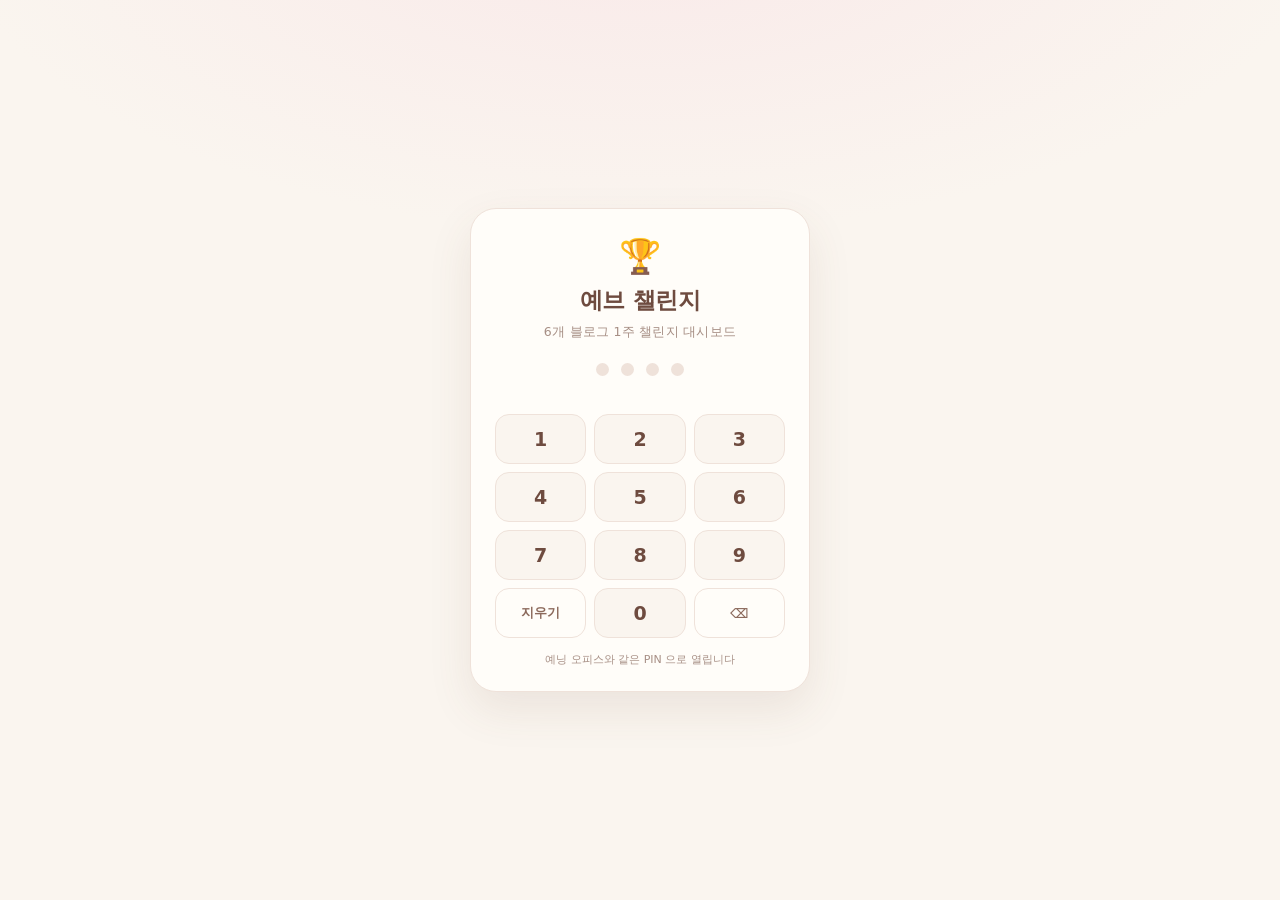
<file: docs/index.html>
<!doctype html>
<html lang="ko">
<head>
<meta charset="utf-8">
<meta name="viewport" content="width=device-width,initial-scale=1,viewport-fit=cover">
<title>예브 챌린지 · 6개 블로그 1주 챌린지</title>
<meta name="theme-color" content="#FAF5EF">
<meta name="description" content="예지브러리 예브의 6개 블로그 1주 챌린지 대시보드">
<link rel="icon" href="data:image/svg+xml,<svg xmlns='http://www.w3.org/2000/svg' viewBox='0 0 100 100'><text y='.9em' font-size='90'>🏆</text></svg>">
<link rel="stylesheet" href="assets/app.css?v=11281456">
</head>
<body>

<!-- ─────────── 잠금 화면 ─────────── -->
<div id="lock" class="lock">
  <div class="lock-card">
    <div class="lock-logo">🏆</div>
    <h1>예브 챌린지</h1>
    <p class="lock-sub">6개 블로그 1주 챌린지 대시보드</p>
    <div class="pin-dots" id="pinDots"><i></i><i></i><i></i><i></i></div>
    <p class="lock-msg" id="lockMsg"></p>
    <div class="keypad" id="keypad">
      <button data-k="1">1</button><button data-k="2">2</button><button data-k="3">3</button>
      <button data-k="4">4</button><button data-k="5">5</button><button data-k="6">6</button>
      <button data-k="7">7</button><button data-k="8">8</button><button data-k="9">9</button>
      <button class="fn" data-k="clear">지우기</button><button data-k="0">0</button><button class="fn" data-k="back">⌫</button>
    </div>
    <p class="lock-foot">예닝 오피스와 같은 PIN 으로 열립니다</p>
  </div>
</div>

<!-- ─────────── 앱 ─────────── -->
<div id="app" class="hidden">
  <header class="topbar">
    <div class="topbar-in">
      <div class="brand"><span class="trophy">🏆</span> 예브 챌린지 <small>6개 블로그 1주 챌린지</small></div>
      <nav class="nav" id="nav">
        <button data-tab="home" class="on">홈</button>
        <button data-tab="challenge">챌린지 현황</button>
        <button data-tab="materials">오늘의 소재</button>
        <button data-tab="scorer">🎯 홈판 제목</button>
        <button data-tab="formatter">✨ 서식 변환</button>
        <button data-tab="merge">이미지 합성</button>
        <button data-tab="silhouette">🎨 실루엣 썸네일</button>
      </nav>
      <div class="topbar-right">
        <span class="sync-chip" id="syncChip"><span class="dot"></span><span id="syncText">연결 확인 중</span></span>
        <button class="icon-btn" id="btnSettings" title="동기화 설정">⚙️</button>
      </div>
    </div>
  </header>

  <main>
    <section class="view" id="view-home"></section>
    <section class="view hidden" id="view-challenge"></section>
    <section class="view hidden" id="view-materials"></section>
    <section class="view hidden" id="view-scorer"></section>
    <section class="view hidden" id="view-formatter">
      <div class="sec">
        <div class="hero" style="padding:18px 20px">
          <div class="hero-top">
            <div class="avatar">✨</div>
            <div>
              <h2>서식 변환기</h2>
              <div class="hero-sub">원고를 붙여넣고 블로그만 고르면 그 블로그 서식으로 · 서식째 복사해 네이버 에디터에 붙여넣기</div>
            </div>
          </div>
        </div>
      </div>

      <div class="sec card card-pad">
        <div class="ft-picks" id="ftPicks"></div>
        <div class="ft-rules" id="ftRules"></div>

        <div class="ft-colors" id="ftColors">
          <div class="ft-color">
            <div class="ft-color-head">
              <span class="ft-color-lab">🖍️ 형광펜 색</span>
              <span class="ft-color-val" id="ftHlVal">#FFD6E0</span>
            </div>
            <div class="ft-sws" id="ftHlSw"></div>
            <div class="ft-color-foot">
              <label class="ft-cp" title="직접 고르기"><input type="color" id="ftHlPick" value="#ffd6e0"><span>직접</span></label>
              <button type="button" class="ft-reset off" id="ftHlReset" disabled>블로그 기본색</button>
            </div>
          </div>
          <div class="ft-color">
            <div class="ft-color-head">
              <span class="ft-color-lab">✏️ 글씨 색</span>
              <div class="ft-tgt" id="ftTxTgt" role="group" aria-label="글씨 색을 바꿀 자리">
                <button type="button" data-tt="bold" class="on" aria-pressed="true">강조</button>
                <button type="button" data-tt="sub" aria-pressed="false">소제목</button>
                <button type="button" data-tt="text" aria-pressed="false">본문</button>
              </div>
              <span class="ft-color-val" id="ftTxVal">#000000</span>
            </div>
            <div class="ft-sws" id="ftTxSw"></div>
            <div class="ft-color-foot">
              <label class="ft-cp" title="직접 고르기"><input type="color" id="ftTxPick" value="#000000"><span>직접</span></label>
              <span class="ft-color-hint" id="ftTxHint">**굵게** 로 감싼 글씨</span>
              <button type="button" class="ft-reset off" id="ftTxReset" disabled>기본색</button>
            </div>
          </div>
        </div>
        <p class="ft-color-note">색은 바꾼 블로그에만 저장돼요 · 미리보기와 복사본(background-color·color)에 바로 반영 · 새로고침해도 유지</p>

        <div class="ft-tools">
          <label class="ft-switch"><input type="checkbox" id="ftAuto" checked><span class="sw"></span><span class="lb">자동 서식 다듬기</span></label>
          <span class="ft-tools-note">빈 줄 정리 · 짧은 줄은 소제목으로 · 핵심 문장만 형광펜 (소제목당 최대 1개·총 5개 이하)</span>
          <div class="ft-tools-btns">
            <button class="btn ghost sm" id="ftTidy">빈줄정리</button>
            <button class="btn ghost sm" id="ftHeads">빈줄넣기</button>
            <button class="btn ghost sm" id="ftSample">샘플</button>
            <button class="btn ghost sm" id="ftClear">비우기</button>
          </div>
        </div>

        <div class="ft-endrow" id="ftEndRow">
          <label class="ft-switch"><input type="checkbox" id="ftGreetOn" checked><span class="sw"></span><span class="lb">첫인사</span></label>
          <input class="ft-end-in" id="ftGreet" type="text" spellcheck="false" placeholder="이 블로그는 첫인사를 넣지 않아요">
          <label class="ft-switch"><input type="checkbox" id="ftCloseOn" checked><span class="sw"></span><span class="lb">마무리 끝인사</span></label>
          <textarea class="ft-end-in ft-end-area" id="ftClose" rows="3" spellcheck="false" placeholder="이 블로그는 마무리 끝인사를 넣지 않아요"></textarea>
          <p class="ft-end-note" id="ftEndNote">예지브러리·찐찡이네만 첫인사·마무리를 자동으로 넣어요. 문구는 여기서 고치면 블로그별로 기억합니다. (나머지 5곳은 자동 삽입 없음)</p>
        </div>

        <div id="ftBlockWarn" class="hidden"></div>

        <div class="ft-split">
          <div class="ft-col">
            <div class="ft-col-head"><b>원고</b><span id="ftCount">0자</span></div>
            <textarea id="ftInput" class="ft-input" spellcheck="false" placeholder="여기에 원고를 붙여넣으세요. 마크다운 없이 그냥 붙여넣어도 짧은 줄은 소제목으로 잡힙니다.&#10;&#10;# 제목&#10;> 인용구 훅 두 줄&#10;## 소제목&#10;본문 문장에 **굵게** 와 ==형광펜== 을 쓸 수 있어요&#10;- 목록&#10;---&#10;소제목·형광펜은 자동으로 잡힙니다"></textarea>
            <div class="ft-help">
              <b>쓸 수 있는 표시</b>
              <span><code>#</code> 제목</span><span><code>##</code> 소제목</span><span><code>**굵게**</code></span><span><code>==형광펜==</code></span><span><code>&gt;</code> 인용구</span><span><code>---</code> 구분선</span><span><code>- 목록</code></span><span><code>| 표 |</code></span><span><code>[링크](주소)</code></span>
              <span>표시 없이 그냥 붙여넣어도 소제목·빈 줄 자동</span>
            </div>
          </div>

          <div class="ft-col ft-col-out">
            <div class="ft-col-head"><b>미리보기</b><span id="ftPrevMeta">예지브러리 서식</span></div>
            <div class="ft-post-wrap"><div class="ft-post" id="ftPreview"></div></div>
          </div>
        </div>

        <div class="ft-copybar">
          <button class="btn block ft-copy" id="ftCopy"><span class="lbl-full">📋 서식째 복사 (네이버 에디터용)</span><span class="lbl-short">📋 서식째 복사</span></button>
          <button class="btn ghost sm ft-selectbtn" id="ftSelect"><span class="lbl-full">미리보기 전체 선택</span><span class="lbl-short">전체 선택</span></button>
        </div>
        <p class="ft-tip">💡 붙여넣기 후 네이버 전용 인용구 박스 디자인만 필요 시 에디터에서 한 번 눌러 주세요. 형광펜·굵기·소제목·구분선은 그대로 들어갑니다.</p>
      </div>
    </section>

    <section class="view hidden" id="view-merge">
      <div class="sec">
        <div class="hero" style="padding:18px 20px">
          <div class="hero-top">
            <div class="avatar">🖼️</div>
            <div>
              <h2>이미지 합성</h2>
              <div class="hero-sub">사진 두 장을 나란히 붙여 대표 이미지를 만듭니다 · 전부 브라우저 안에서만 처리</div>
            </div>
          </div>
        </div>
      </div>

      <div class="sec card card-pad">
        <div class="mg-grid">
          <div>
            <div class="mg-drop" id="dropL" data-side="L">
              <div class="ic">🖼️</div><div class="t">왼쪽 사진</div>
              <div class="s">클릭 · 끌어다 놓기 · 붙여넣기(Ctrl+V)</div>
            </div>
            <div class="mg-controls"><span>확대</span><input type="range" id="zoomL" min="1" max="3" step="0.01" value="1"><span id="zoomLv">100%</span></div>
            <div class="mg-controls"><span>좌우</span><input type="range" id="posXL" min="-50" max="50" step="1" value="0"><span>위아래</span><input type="range" id="posYL" min="-50" max="50" step="1" value="0"></div>
            <button class="btn soft sm block" id="resetL" style="margin-top:6px">왼쪽 초기화</button>
          </div>
          <div>
            <div class="mg-drop" id="dropR" data-side="R">
              <div class="ic">🖼️</div><div class="t">오른쪽 사진</div>
              <div class="s">클릭 · 끌어다 놓기 · 붙여넣기(Ctrl+V)</div>
            </div>
            <div class="mg-controls"><span>확대</span><input type="range" id="zoomR" min="1" max="3" step="0.01" value="1"><span id="zoomRv">100%</span></div>
            <div class="mg-controls"><span>좌우</span><input type="range" id="posXR" min="-50" max="50" step="1" value="0"><span>위아래</span><input type="range" id="posYR" min="-50" max="50" step="1" value="0"></div>
            <button class="btn soft sm block" id="resetR" style="margin-top:6px">오른쪽 초기화</button>
          </div>
        </div>

        <div class="mg-controls" style="margin-top:14px;gap:12px;flex-wrap:wrap">
          <span style="font-weight:800">크기</span>
          <select id="mgSize" style="padding:8px 10px;border-radius:10px;border:1px solid var(--line);background:var(--cream);font-weight:700">
            <option value="1200x800">가로 3:2 (1200×800)</option>
            <option value="1000x1000">정사각 1:1 (1000×1000)</option>
            <option value="900x1200">세로 3:4 (900×1200)</option>
          </select>
          <label style="display:flex;align-items:center;gap:6px;font-weight:700;font-size:12.5px">
            <input type="checkbox" id="mgLine" checked style="width:16px;height:16px;accent-color:#C88189"> 가운데 흰 줄
          </label>
        </div>

        <div class="mg-canvas-wrap"><canvas id="mgCanvas" width="1200" height="800"></canvas></div>

        <div style="display:flex;gap:8px;margin-top:12px;flex-wrap:wrap">
          <button class="btn" id="mgSavePng">이미지 저장 (PNG)</button>
          <button class="btn ghost" id="mgSaveJpg">JPG 저장</button>
          <button class="btn soft" id="mgClear">비우기</button>
        </div>
        <p style="font-size:11.5px;color:var(--muted);margin-top:8px">사진은 서버로 올라가지 않습니다. 화면에서만 합성돼요.</p>
      </div>
    </section>
    <section class="view hidden" id="view-silhouette"></section>

  </main>
</div>

<!-- ─────────── 시트 ─────────── -->
<div class="sheet-back" id="sheetBack"></div>
<div class="sheet" id="sheet">
  <div class="sheet-grip"></div>
  <div class="sheet-head"><h3 id="sheetTitle">제목</h3><button class="cl" id="sheetClose">✕</button></div>
  <div class="sheet-body" id="sheetBody"></div>
  <div class="sheet-foot hidden" id="sheetFoot"></div>
</div>
<div class="toast" id="toast"></div>

<input type="file" id="filePicker" accept="image/*" class="hidden">
<script src="assets/blocklist.js?v=11281456"></script>
<script src="assets/app.js?v=11281456"></script>
</body>
</html>
</file>
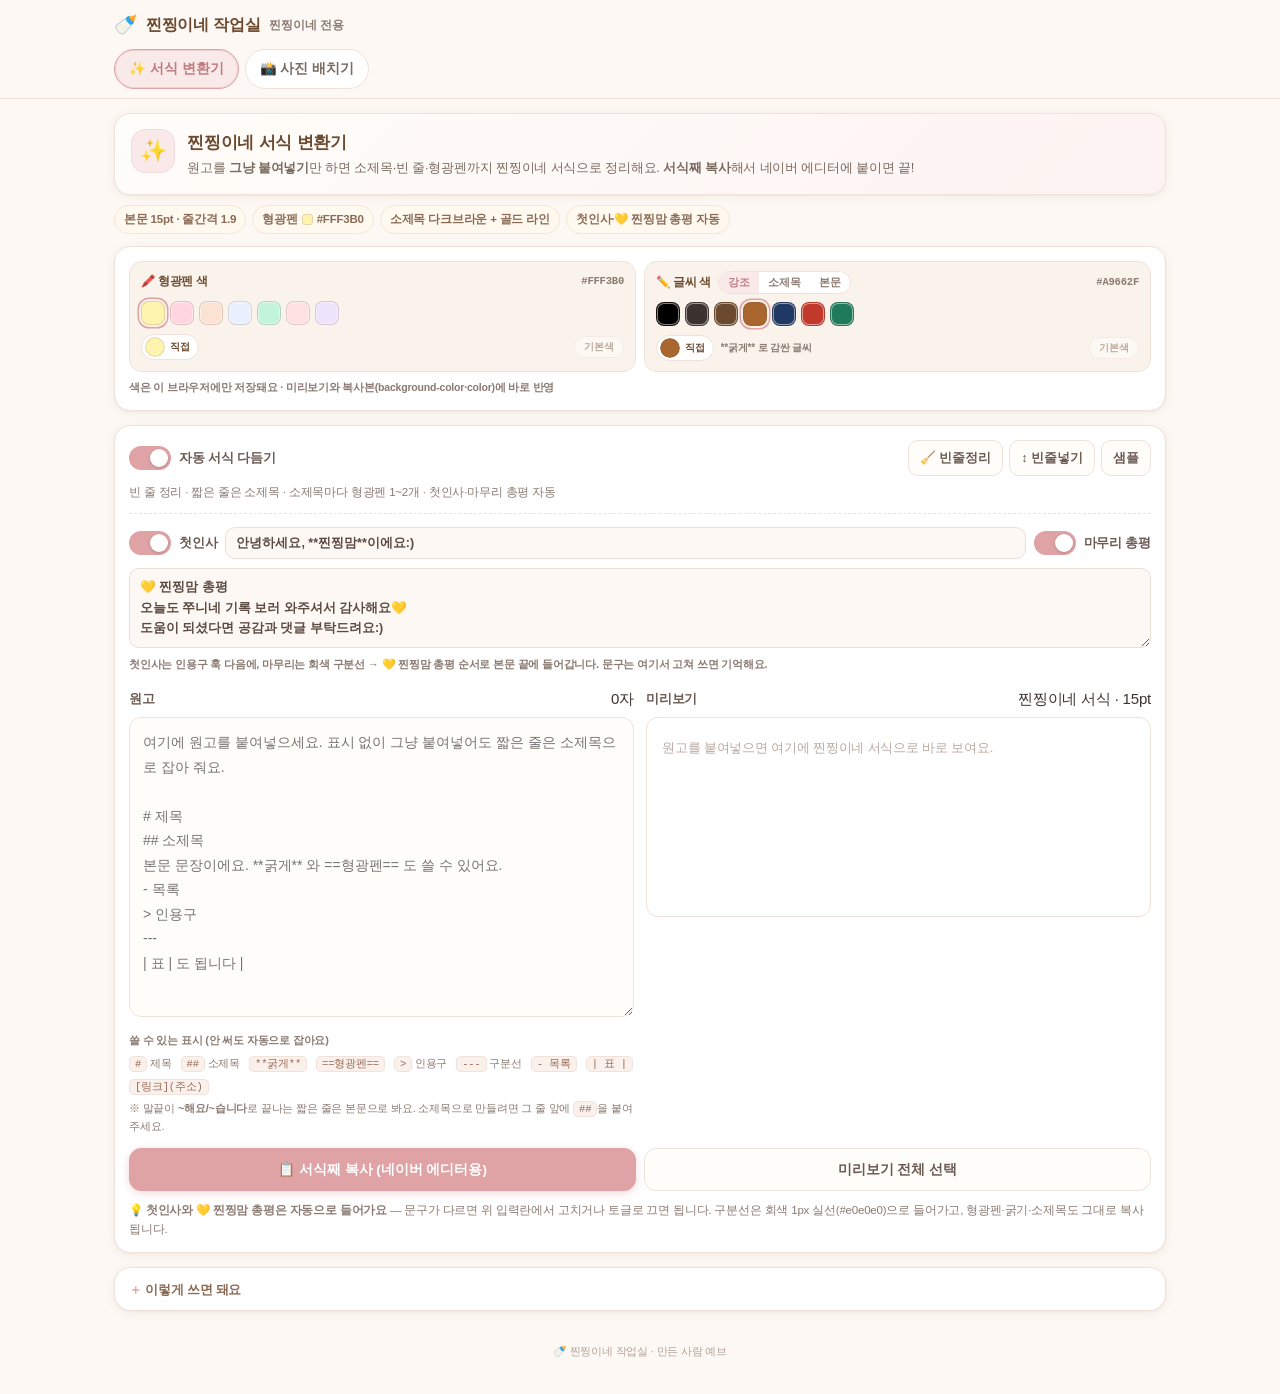
<file: docs/jjinjjing.html>
<!doctype html>
<html lang="ko">
<head>
<meta charset="utf-8">
<meta name="viewport" content="width=device-width,initial-scale=1,viewport-fit=cover">
<title>🍼 찐찡이네 작업실 · 서식 변환 + 사진 배치</title>
<meta name="theme-color" content="#FDF8F3">
<meta name="description" content="찐찡이네 전용 — 원고를 찐찡이네 서식으로 바꿔 복사하고, 체험단 사진을 네이버 슬라이드 묶음으로 배치하는 도구">
<link rel="icon" href="data:image/svg+xml,<svg xmlns='http://www.w3.org/2000/svg' viewBox='0 0 100 100'><text y='.9em' font-size='90'>🍼</text></svg>">
<style>
:root{
  --cream:#FDF8F3; --cream2:#FAF3EC; --pink:#F9E9E9; --rose:#DFA2A5; --rose-d:#C07C80;
  --yellow:#FFF3B0; --brown:#6B4A2F; --gold:#EBC07A; --ink:#3B3330; --mute:#8A7A72;
  --line:#EFE2DA; --white:#fff; --ok:#3E9E7A;
  --shadow:0 2px 10px rgba(120,86,66,.07), 0 1px 2px rgba(120,86,66,.05);
  --r:16px;
}
*{box-sizing:border-box;-webkit-tap-highlight-color:transparent}
html,body{margin:0;padding:0}
body{
  background:var(--cream); color:var(--ink);
  font-family:-apple-system,BlinkMacSystemFont,"Apple SD Gothic Neo","Malgun Gothic","맑은 고딕","Noto Sans KR",sans-serif;
  font-size:15px; line-height:1.6; letter-spacing:-.2px;
  padding-bottom:calc(28px + env(safe-area-inset-bottom));
  -webkit-text-size-adjust:100%;
}
.hidden{display:none !important}
b{font-weight:700}

/* ── 상단 ─────────────────────────────── */
.top{
  position:sticky; top:0; z-index:30; background:rgba(253,248,243,.94);
  backdrop-filter:saturate(1.2) blur(10px); border-bottom:1px solid var(--line);
  padding-top:env(safe-area-inset-top);
}
.top-in{max-width:1080px; margin:0 auto; padding:10px 14px 0}
.brand{display:flex; align-items:center; gap:8px; font-weight:800; font-size:16px; color:var(--brown)}
.brand .ic{font-size:19px}
.brand small{font-weight:600; font-size:11.5px; color:var(--mute); letter-spacing:0}
.tabs{display:flex; gap:6px; margin:9px 0 9px; overflow-x:auto; scrollbar-width:none}
.tabs::-webkit-scrollbar{display:none}
.tabs button{
  flex:0 0 auto; border:1px solid var(--line); background:#fff; color:#7A6A62;
  font:inherit; font-weight:700; font-size:13.5px; padding:8px 14px; border-radius:999px;
  cursor:pointer; min-height:36px; white-space:nowrap;
}
.tabs button.on{background:var(--pink); border-color:var(--rose); color:var(--rose-d); box-shadow:inset 0 0 0 1px rgba(223,162,165,.35)}

/* ── 레이아웃 ─────────────────────────── */
main{max-width:1080px; margin:0 auto; padding:14px 14px 0}
.card{background:var(--white); border:1px solid var(--line); border-radius:var(--r); box-shadow:var(--shadow); margin-bottom:14px}
.pad{padding:14px}
.hero{display:flex; gap:12px; align-items:flex-start; padding:15px 16px; background:linear-gradient(135deg,#FFFDF9,#FDF3F2)}
.hero .hero-ic{
  flex:0 0 auto; width:44px; height:44px; border-radius:14px; display:grid; place-items:center;
  font-size:22px; background:var(--pink); border:1px solid #F2DCDD;
}
.hero h2{margin:0 0 3px; font-size:16.5px; color:var(--brown)}
.hero p{margin:0; font-size:13px; color:#7A6A62; line-height:1.6}
.chips{display:flex; flex-wrap:wrap; gap:6px; margin:-4px 0 12px}
.chips span{
  font-size:11.5px; font-weight:600; color:#8A6A55; background:#FFF9EF; border:1px solid #F4E6D3;
  padding:4px 9px; border-radius:999px; display:inline-flex; align-items:center; gap:4px;
}
.sw{width:11px; height:11px; border-radius:3px; border:1px solid #E4D6A8; display:inline-block}

/* ── 🖍️ 형광펜·글씨 색 ────────────────── */
.colorcard{margin-bottom:14px}
.colors{display:grid; grid-template-columns:minmax(0,1fr) minmax(0,1fr); gap:8px}
.colbox{background:var(--cream2); border:1px solid var(--line); border-radius:13px; padding:9px 11px 10px; min-width:0}
.colhead{display:flex; align-items:center; gap:7px; flex-wrap:wrap; min-height:22px}
.colhead b{font-size:11.5px; font-weight:800; color:var(--brown); white-space:nowrap}
.colval{margin-left:auto; font-size:10.5px; font-weight:700; color:var(--mute); font-family:ui-monospace,SFMono-Regular,Menlo,monospace}
.tgt{display:inline-flex; border:1px solid var(--line); border-radius:999px; overflow:hidden; background:#fff}
.tgt button{font:inherit; font-size:10.5px; font-weight:800; color:var(--mute); background:transparent; border:0; padding:4px 9px; cursor:pointer; line-height:1.3}
.tgt button.on{background:var(--pink); color:var(--rose-d)}
.sws{display:flex; align-items:center; gap:5px; flex-wrap:wrap; margin-top:8px; min-height:24px}
.sws .chip{width:24px; height:24px; border-radius:8px; padding:0; cursor:pointer; border:1px solid rgba(110,75,63,.18); box-shadow:inset 0 0 0 1px rgba(255,255,255,.5)}
.sws .chip:active{transform:scale(.94)}
.sws .chip.on{box-shadow:0 0 0 2px var(--cream2), 0 0 0 3.5px var(--rose)}
.colfoot{display:flex; align-items:center; gap:7px; margin-top:9px; min-width:0}
.cpin{display:inline-flex; align-items:center; gap:5px; cursor:pointer; font-size:10px; font-weight:800; color:var(--brown); background:#fff; border:1px solid var(--line); border-radius:999px; padding:2px 8px 2px 3px}
.cpin input[type=color]{width:20px; height:20px; padding:0; border:0; border-radius:999px; background:none; cursor:pointer}
.cpin input[type=color]::-webkit-color-swatch-wrapper{padding:0}
.cpin input[type=color]::-webkit-color-swatch{border:1px solid rgba(110,75,63,.2); border-radius:999px}
.cpin input[type=color]::-moz-color-swatch{border:1px solid rgba(110,75,63,.2); border-radius:999px}
.colhint{font-size:10px; font-weight:600; color:var(--mute); min-width:0; overflow:hidden; text-overflow:ellipsis; white-space:nowrap}
.reset{margin-left:auto; flex:0 0 auto; font:inherit; font-size:10px; font-weight:800; color:var(--brown); background:#fff; border:1px solid var(--line); border-radius:999px; padding:3px 9px; cursor:pointer; line-height:1.4}
.reset:active{background:var(--pink)}
.reset.off{opacity:.42; cursor:default}
.colnote{margin:8px 0 0; font-size:10.5px; color:var(--mute); font-weight:600; line-height:1.5}
@media(max-width:720px){ .colors{grid-template-columns:minmax(0,1fr); gap:7px} .colhint{display:none} }

/* ── 버튼 ─────────────────────────────── */
.btn{
  font:inherit; font-weight:700; font-size:13.5px; border-radius:12px; cursor:pointer;
  border:1px solid var(--line); background:#fff; color:#6B5A52; padding:10px 14px; min-height:42px;
  display:inline-flex; align-items:center; justify-content:center; gap:6px; transition:.12s;
}
.btn:active{transform:translateY(1px)}
.btn.main{background:var(--rose); border-color:var(--rose); color:#fff; box-shadow:0 2px 8px rgba(223,162,165,.4)}
.btn.main:active{background:var(--rose-d)}
.btn.ghost{background:#FFFDFA}
.btn.sm{font-size:12.5px; padding:7px 11px; min-height:34px; border-radius:10px}
.btn.xs{font-size:11.5px; padding:5px 9px; min-height:28px; border-radius:9px}
.btn.block{display:flex; width:100%}
.btn:disabled{opacity:.5; cursor:default}

/* ── 툴바·세그먼트 ────────────────────── */
.toolbar{display:flex; align-items:center; gap:10px; flex-wrap:wrap; margin-bottom:12px}
.switch{display:inline-flex; align-items:center; gap:8px; font-size:13px; font-weight:700; color:#6B5A52; cursor:pointer; min-height:34px}
.switch input{position:absolute; opacity:0; width:0; height:0}
.switch .sl{width:42px; height:24px; border-radius:999px; background:#E7DCD4; position:relative; transition:.15s; flex:0 0 auto}
.switch .sl::after{content:""; position:absolute; top:3px; left:3px; width:18px; height:18px; border-radius:50%; background:#fff; box-shadow:0 1px 3px rgba(0,0,0,.18); transition:.15s}
.switch input:checked + .sl{background:var(--rose)}
.switch input:checked + .sl::after{left:21px}
.tool-note{font-size:11.5px; color:var(--mute); margin:-4px 0 12px; line-height:1.5}
.endrow{display:flex; align-items:center; gap:8px; flex-wrap:wrap; margin:0 0 14px; padding-top:12px; border-top:1px dashed var(--line)}
.endrow .ein{
  font-family:inherit; font-size:12.5px; font-weight:600; color:#5A4A42;
  background:var(--cream, #FBF6F2); border:1px solid #EADFD7; border-radius:10px;
  padding:8px 10px; outline:none; min-width:0;
}
.endrow #ftGreet{flex:1 1 220px}
.endrow .ein.area{flex:1 1 100%; resize:vertical; line-height:1.65; min-height:70px}
.endrow .ein:focus{border-color:var(--rose); background:#fff}
.endrow .ein:disabled{opacity:.5; cursor:not-allowed}
.endrow .switch:has(input:disabled){opacity:.5; cursor:not-allowed}
.end-note{flex:1 1 100%; margin:0; font-size:11px; color:var(--mute); font-weight:600; line-height:1.55}
.tb-btns{display:flex; gap:6px; margin-left:auto; flex-wrap:wrap; justify-content:flex-end}
.tb-btns .btn{white-space:nowrap}
.seg{display:flex; gap:6px; background:#FBF5EF; border:1px solid var(--line); padding:4px; border-radius:13px; margin-bottom:8px}
.seg button{
  flex:1; font:inherit; font-weight:700; font-size:13px; border:0; background:transparent; color:#8A7A72;
  padding:9px 8px; border-radius:10px; cursor:pointer; min-height:38px;
}
.seg button.on{background:#fff; color:var(--rose-d); box-shadow:var(--shadow)}
.mode-hint{margin:0 0 12px; font-size:12px; color:#8A7A72; line-height:1.6}

/* ── 서식 변환기 ──────────────────────── */
.split{display:grid; grid-template-columns:1fr; gap:12px}
@media(min-width:860px){.split{grid-template-columns:1fr 1fr}}
.col{min-width:0}
.col-head{display:flex; align-items:center; gap:8px; justify-content:space-between; margin-bottom:6px}
.col-head b{font-size:13px; color:#6B5A52}
.col-head .mini{font-size:11.5px; color:var(--mute); font-weight:600}
.ta{
  width:100%; min-height:300px; resize:vertical; font:inherit; font-size:14px; line-height:1.75;
  padding:12px 13px; border:1px solid var(--line); border-radius:12px; background:#FFFDFA; color:var(--ink);
  outline:none;
}
.ta:focus{border-color:var(--rose); box-shadow:0 0 0 3px rgba(223,162,165,.15)}
.ta.sm{min-height:130px; font-size:13.5px}
.help{display:flex; flex-wrap:wrap; gap:5px 9px; margin-top:8px; font-size:11px; color:var(--mute)}
.help b{width:100%; color:#8A7A72}
.help code{background:#FBF1EC; border:1px solid #F1E3DA; border-radius:5px; padding:1px 5px; font-size:10.5px; color:#9A6B57}
.post-wrap{
  border:1px solid var(--line); border-radius:12px; background:#fff; padding:16px 15px;
  max-height:560px; overflow:auto; min-height:200px;
}
.post{font-size:14px; line-height:1.9; color:var(--ink); word-break:keep-all}
.post:empty::before{content:"원고를 붙여넣으면 여기에 찐찡이네 서식으로 바로 보여요."; color:#B9AAA2; font-size:13px}
.post img{max-width:100%}
.copybar{display:flex; gap:8px; flex-wrap:wrap; margin-top:12px}
.copybar .btn{flex:1 1 160px}
.tip{margin:10px 0 0; font-size:11.5px; color:var(--mute); line-height:1.6}
.mini{font-size:11.5px; color:var(--mute)}

/* ── 사진 배치기 ──────────────────────── */
.drop{
  border:1.5px dashed #E2CBC8; background:#FFFCF9; border-radius:14px; padding:16px 14px;
  display:flex; align-items:center; gap:12px; cursor:pointer; transition:.12s;
}
.drop.over{border-color:var(--rose); background:#FDF2F2}
.drop .drop-ic{font-size:24px}
.drop b{display:block; font-size:13.5px; color:#6B5A52}
.drop span{display:block; font-size:11.5px; color:var(--mute); margin-top:2px}
.row{display:flex; align-items:center; gap:8px; margin:10px 0}
.row .mini{flex:1}
.grid{display:grid; grid-template-columns:repeat(auto-fill,minmax(110px,1fr)); gap:8px}
.grid:empty{display:none}
.pcard{border:1px solid var(--line); border-radius:12px; overflow:hidden; background:#fff; position:relative}
.pcard img{width:100%; aspect-ratio:1/1; object-fit:cover; display:block; background:#F6EFE9}
.pcard .no{position:absolute; top:4px; left:4px; background:rgba(59,51,48,.72); color:#fff; font-size:10.5px; font-weight:700; padding:1px 6px; border-radius:999px}
.pcard .body{padding:5px 6px 6px}
.pcard select{
  width:100%; font:inherit; font-size:10.5px; font-weight:700; color:#6B5A52; border:1px solid var(--line);
  border-radius:8px; background:#FFFDFA; padding:4px 2px; margin-bottom:4px; text-align:center; letter-spacing:-.4px;
}
.pcard .acts{display:flex; gap:3px}
.pcard .acts button{
  flex:1; font:inherit; font-size:11px; border:1px solid var(--line); background:#FFFAF6; color:#7A6559;
  border-radius:7px; padding:3px 0; cursor:pointer; min-height:26px;
}
.pcard .acts button:active{background:#F7EDE6}
.rolechips{display:flex; flex-wrap:wrap; gap:5px; margin-top:9px}
.rolechips span{font-size:11px; font-weight:600; color:#7A6559; background:#FFF6EC; border:1px solid #F3E3D2; padding:3px 8px; border-radius:999px}
.reco{margin:8px 0 0; font-size:11.5px; color:#8A6A55; line-height:1.6}
.reco b{color:var(--rose-d)}
.settings{display:flex; align-items:center; gap:10px; flex-wrap:wrap; margin:12px 0}
.fld{display:inline-flex; align-items:center; gap:7px; font-size:12.5px; font-weight:700; color:#6B5A52}
.fld select{font:inherit; font-size:12.5px; padding:6px 8px; border:1px solid var(--line); border-radius:9px; background:#FFFDFA; color:var(--ink)}

/* 배치 결과 */
.plan{border:1px solid var(--line); border-radius:12px; overflow:hidden; background:#FFFDFA}
.plan:empty{display:none}
.pblk{padding:9px 12px; border-bottom:1px dashed #F1E6DD; font-size:13px; color:#5D4E47; line-height:1.7}
.pblk:last-child{border-bottom:0}
.pblk .tag{display:inline-block; font-size:10.5px; font-weight:700; color:#9A7C68; background:#FBF1E6; border-radius:6px; padding:1px 6px; margin-right:6px; vertical-align:1px}
.pblk.h{color:var(--brown); font-weight:800; font-size:14px; background:#FFFAF3}
.pblk.hr{color:#C6B4A9; letter-spacing:2px}
.pblk.q{color:#8A6A55; font-style:italic}
.slide{background:#FFF9F4; border-bottom:1px solid #F5E7DC; padding:10px 12px}
.slide-head{display:flex; align-items:center; gap:7px; flex-wrap:wrap; margin-bottom:7px}
.slide-head .n{background:var(--rose); color:#fff; font-size:11px; font-weight:800; padding:2px 8px; border-radius:999px}
.slide-head .nm{font-size:12.5px; font-weight:800; color:var(--brown)}
.slide-head .loc{font-size:11px; color:var(--mute); flex:1 1 120px; text-align:right}
.slide-head .tool{display:flex; gap:4px}
.slide-head .tool button{font:inherit; font-size:11px; border:1px solid var(--line); background:#fff; border-radius:8px; padding:3px 7px; cursor:pointer; color:#7A6559; min-height:26px}
.slide-photos{display:grid; grid-template-columns:repeat(auto-fill,minmax(86px,1fr)); gap:6px}
.sph{border:1px solid #F1E2D6; border-radius:10px; overflow:hidden; background:#fff; position:relative}
.sph img{width:100%; aspect-ratio:1/1; object-fit:cover; display:block}
.sph .lb{font-size:9.5px; font-weight:700; color:#8A6A55; text-align:center; padding:2px 3px; background:#FFFBF6; white-space:nowrap; overflow:hidden; text-overflow:ellipsis}
.sph .x{position:absolute; top:3px; right:3px; width:20px; height:20px; border-radius:50%; border:0; background:rgba(59,51,48,.6); color:#fff; font-size:11px; line-height:20px; text-align:center; cursor:pointer; padding:0}
.status{margin-top:10px; font-size:12.5px; color:#7A6559; background:#FFF7EE; border:1px solid #F3E3D2; border-radius:10px; padding:9px 11px}
.empty-note{margin:10px 0 0; font-size:12px; color:var(--mute)}

/* 안내 / 도움말 */
details.helpbox{margin-top:2px}
details.helpbox summary{
  cursor:pointer; font-size:12.5px; font-weight:700; color:#8A6A55; padding:10px 14px; list-style:none;
}
details.helpbox summary::-webkit-details-marker{display:none}
details.helpbox summary::before{content:"＋ "; color:var(--rose)}
details.helpbox[open] summary::before{content:"－ "}
details.helpbox .in{padding:0 14px 14px; font-size:12.5px; color:#7A6A62; line-height:1.75}
details.helpbox ol{margin:0; padding-left:18px}
details.helpbox li{margin-bottom:5px}
.foot{text-align:center; font-size:11px; color:#B3A29A; padding:18px 0 6px}

/* 토스트 */
#toast{
  position:fixed; left:50%; bottom:calc(20px + env(safe-area-inset-bottom)); transform:translate(-50%,20px);
  background:rgba(59,51,48,.93); color:#fff; font-size:12.5px; font-weight:600; padding:10px 16px;
  border-radius:999px; z-index:80; opacity:0; pointer-events:none; transition:.2s; max-width:88vw; text-align:center;
}
#toast.on{opacity:1; transform:translate(-50%,0)}
@media(max-width:520px){
  .hero{padding:13px}
  .hero h2{font-size:15.5px}
  .post-wrap{max-height:420px}
  .ta{min-height:230px}
}
</style>
<style>
/* ═════════ 🚨 고소·저작권 주의 대상 경고 (blocklist.js) ═════════ */
.blk-warn{
  background:#FFF1F0;border:2px solid #D9534F;border-radius:14px;
  padding:12px 14px;margin-top:12px;color:#8C2B27;
  box-shadow:0 2px 10px rgba(217,83,79,.10);
}
.blk-warn .blk-h{font-size:13px;font-weight:800;line-height:1.45;color:#B33A34}
.blk-warn .blk-hit{font-size:12px;font-weight:700;margin-top:5px;color:#8C2B27;line-height:1.5}
.blk-warn .blk-hit b{color:#B33A34}
.blk-warn .blk-why{margin:7px 0 0;padding-left:17px;font-size:11.5px;line-height:1.6}
.blk-warn .blk-why li{margin-top:2px}
.blk-warn .blk-note{
  margin-top:8px;padding-top:7px;border-top:1px dashed #F0C4C1;
  font-size:11px;line-height:1.55;color:#A4493F;
}
#ftBlockWarn{margin-top:12px}
#ftBlockWarn.hidden{display:none !important}
.btn.main.warn{background:#C0504A;border-color:#C0504A;color:#fff}
/* ⚠️ 소프트 주의 (이정후 — 막지 않고 노란 배지만) */
.soft-warn{
  background:#FFF9EA;border:1.5px solid #E9B949;border-radius:12px;
  padding:9px 12px;margin-top:10px;color:#8A5A12;
}
.soft-warn .soft-h{font-size:12px;font-weight:800;line-height:1.5}
.soft-warn .soft-why{font-size:11px;margin-top:3px;line-height:1.55;color:#9A6B22}
.soft-warn .soft-note{font-size:11px;margin-top:5px;padding-top:5px;border-top:1px dashed #F0DCA8;color:#9A6B22}
</style>
</head>
<body>

<header class="top">
  <div class="top-in">
    <div class="brand"><span class="ic">🍼</span> 찐찡이네 작업실 <small>찐찡이네 전용</small></div>
    <nav class="tabs" id="tabs">
      <button data-tab="fmt" class="on">✨ 서식 변환기</button>
      <button data-tab="photo">📸 사진 배치기</button>
    </nav>
  </div>
</header>

<main>

<!-- ══════════════ ✨ 서식 변환기 ══════════════ -->
<section id="view-fmt">
  <div class="card hero">
    <div class="hero-ic">✨</div>
    <div>
      <h2>찐찡이네 서식 변환기</h2>
      <p>원고를 <b>그냥 붙여넣기</b>만 하면 소제목·빈 줄·형광펜까지 찐찡이네 서식으로 정리해요. <b>서식째 복사</b>해서 네이버 에디터에 붙이면 끝!</p>
    </div>
  </div>

  <div class="chips">
    <span>본문 15pt · 줄간격 1.9</span>
    <span>형광펜 <i class="sw" id="jjHlChip" style="background:#FFF3B0"></i><em id="jjHlChipVal" style="font-style:normal">#FFF3B0</em></span>
    <span>소제목 다크브라운 + 골드 라인</span>
    <span>첫인사·💛 찐찡맘 총평 자동</span>
  </div>

  <div class="card pad colorcard" id="jjColors">
    <div class="colors">
      <div class="colbox">
        <div class="colhead"><b>🖍️ 형광펜 색</b><span class="colval" id="jjHlVal">#FFF3B0</span></div>
        <div class="sws" id="jjHlSw"></div>
        <div class="colfoot">
          <label class="cpin" title="직접 고르기"><input type="color" id="jjHlPick" value="#fff3b0"><span>직접</span></label>
          <button type="button" class="reset off" id="jjHlReset" disabled>기본색</button>
        </div>
      </div>
      <div class="colbox">
        <div class="colhead">
          <b>✏️ 글씨 색</b>
          <div class="tgt" id="jjTxTgt" role="group" aria-label="글씨 색을 바꿀 자리">
            <button type="button" data-tt="bold" class="on" aria-pressed="true">강조</button>
            <button type="button" data-tt="sub" aria-pressed="false">소제목</button>
            <button type="button" data-tt="text" aria-pressed="false">본문</button>
          </div>
          <span class="colval" id="jjTxVal">#A9662F</span>
        </div>
        <div class="sws" id="jjTxSw"></div>
        <div class="colfoot">
          <label class="cpin" title="직접 고르기"><input type="color" id="jjTxPick" value="#a9662f"><span>직접</span></label>
          <span class="colhint" id="jjTxHint">**굵게** 로 감싼 글씨</span>
          <button type="button" class="reset off" id="jjTxReset" disabled>기본색</button>
        </div>
      </div>
    </div>
    <p class="colnote">색은 이 브라우저에만 저장돼요 · 미리보기와 복사본(background-color·color)에 바로 반영</p>
  </div>
  <div class="card pad">
    <div class="toolbar">
      <label class="switch"><input type="checkbox" id="ftAuto" checked><span class="sl"></span><span>자동 서식 다듬기</span></label>
      <div class="tb-btns">
        <button class="btn ghost sm" id="ftBlank1" title="빈 줄이 2줄 이상 겹친 곳을 1줄로 정리">🧹 빈줄정리</button>
        <button class="btn ghost sm" id="ftBlank2" title="소제목 앞뒤에 빈 줄이 없으면 넣어 줌">↕ 빈줄넣기</button>
        <button class="btn ghost sm" id="ftSample">샘플</button>
        <button class="btn ghost sm" id="ftClear">비우기</button>
      </div>
    </div>
    <p class="tool-note">빈 줄 정리 · 짧은 줄은 소제목 · 소제목마다 형광펜 1~2개 · 첫인사·마무리 총평 자동</p>

    <div class="endrow">
      <label class="switch"><input type="checkbox" id="ftGreetOn" checked><span class="sl"></span><span>첫인사</span></label>
      <input class="ein" id="ftGreet" type="text" spellcheck="false" placeholder="첫인사 문구">
      <label class="switch"><input type="checkbox" id="ftCloseOn" checked><span class="sl"></span><span>마무리 총평</span></label>
      <textarea class="ein area" id="ftClose" rows="3" spellcheck="false" placeholder="마무리 문구 (줄바꿈으로 나눔)"></textarea>
      <p class="end-note">첫인사는 인용구 훅 다음에, 마무리는 <b>회색 구분선 → 💛 찐찡맘 총평</b> 순서로 본문 끝에 들어갑니다. 문구는 여기서 고쳐 쓰면 기억해요.</p>
    </div>

    <div id="ftBlockWarn" class="hidden"></div>

    <div class="split">
      <div class="col">
        <div class="col-head"><b>원고</b><span id="ftCount">0자</span></div>
        <textarea id="ftInput" class="ta" spellcheck="false" placeholder="여기에 원고를 붙여넣으세요. 표시 없이 그냥 붙여넣어도 짧은 줄은 소제목으로 잡아 줘요.&#10;&#10;# 제목&#10;## 소제목&#10;본문 문장이에요. **굵게** 와 ==형광펜== 도 쓸 수 있어요.&#10;- 목록&#10;&gt; 인용구&#10;---&#10;| 표 | 도 됩니다 |"></textarea>
        <div class="help">
          <b>쓸 수 있는 표시 (안 써도 자동으로 잡아요)</b>
          <span><code>#</code> 제목</span><span><code>##</code> 소제목</span><span><code>**굵게**</code></span>
          <span><code>==형광펜==</code></span><span><code>&gt;</code> 인용구</span><span><code>---</code> 구분선</span>
          <span><code>- 목록</code></span><span><code>| 표 |</code></span><span><code>[링크](주소)</code></span>
          <span>※ 말끝이 <b>~해요/~습니다</b>로 끝나는 짧은 줄은 본문으로 봐요. 소제목으로 만들려면 그 줄 앞에 <code>##</code>을 붙여 주세요.</span>
        </div>
      </div>
      <div class="col">
        <div class="col-head"><b>미리보기</b><span id="ftPrevMeta">찐찡이네 서식 · 15pt</span></div>
        <div class="post-wrap"><div class="post" id="ftPreview"></div></div>
      </div>
    </div>

    <div class="copybar">
      <button class="btn main block" id="ftCopy">📋 서식째 복사 (네이버 에디터용)</button>
      <button class="btn ghost" id="ftSelect">미리보기 전체 선택</button>
    </div>
    <p class="tip">💡 <b>첫인사와 💛 찐찡맘 총평은 자동으로 들어가요</b> — 문구가 다르면 위 입력란에서 고치거나 토글로 끄면 됩니다. 구분선은 회색 1px 실선(#e0e0e0)으로 들어가고, 형광펜·굵기·소제목도 그대로 복사됩니다.</p>
  </div>

  <div class="card helpbox-wrap" style="padding:0">
    <details class="helpbox">
      <summary>이렇게 쓰면 돼요</summary>
      <div class="in">
        <ol>
          <li>원고를 통째로 <b>원고</b> 칸에 붙여넣어요.</li>
          <li>오른쪽 <b>미리보기</b>에서 서식 확인 (짧은 줄이 소제목이 됐는지 보면 돼요).</li>
          <li><b>📋 서식째 복사</b> → 네이버 글쓰기 화면에 <b>Ctrl+V</b>.</li>
          <li>사진은 <b>📸 사진 배치기</b> 탭에서 묶음별로 받아 넣으면 끝!</li>
        </ol>
        <p style="margin:10px 0 0">소제목이 아닌 줄이 소제목이 됐다면 그 줄 끝에 마침표를 찍거나, <code>#</code> 없이 그냥 두고 <b>자동 서식 다듬기</b>를 잠깐 꺼서 복사하면 됩니다.</p>
      </div>
    </details>
  </div>
</section>

<!-- ══════════════ 📸 사진 배치기 ══════════════ -->
<section id="view-photo" class="hidden">
  <div class="card hero">
    <div class="hero-ic">📸</div>
    <div>
      <h2>찐찡이네 사진 배치기</h2>
      <p>사진을 올리면 <b>역할(외관·내부·메뉴판·메인·디테일)</b>을 알아보고, 네이버 <b>슬라이드 묶음</b>으로 묶어 <b>원고 어디에 넣을지</b> 알려드려요. 묶음별 ZIP으로 받아 에디터에 바로 넣으면 끝!</p>
    </div>
  </div>

  <div class="card pad">
    <div class="seg" id="pvMode">
      <button data-mode="campaign" class="on">📸 체험단 모드</button>
      <button data-mode="normal">📰 일반 모드</button>
    </div>
    <p class="mode-hint" id="pvModeHint"></p>

    <div class="drop" id="pvDrop">
      <div class="drop-ic">🖼️</div>
      <div><b>사진 여러 장 올리기</b><span>탭해서 고르기 · 끌어다 놓기 · Ctrl+V 붙여넣기</span></div>
      <input type="file" id="pvFile" accept="image/*" multiple hidden>
    </div>

    <div class="row">
      <span class="mini" id="pvCount">사진 0장</span>
      <button class="btn ghost sm" id="pvClear">🗑 비우기</button>
    </div>
    <div class="grid" id="pvGrid"></div>
    <div class="rolechips" id="pvRoles"></div>
    <p class="reco hidden" id="pvReco"></p>

    <div class="settings">
      <label class="fld" id="pvPerWrap"><span>슬라이드 1개당 사진</span>
        <select id="pvPer"><option value="2">2장</option><option value="3" selected>3장</option><option value="4">4장</option><option value="5">5장</option></select>
      </label>
      <span class="mini" id="pvSortInfo"></span>
    </div>

    <div class="col-head"><b>원고</b><button class="btn ghost xs" id="pvFromFmt">✨ 서식 변환기 원고 가져오기</button></div>
    <textarea id="pvMs" class="ta sm" spellcheck="false" placeholder="원고를 붙여넣으면 소제목 구간마다 슬라이드 묶음을 어디에 넣을지 잡아 줘요. 비워 두면 사진만 순서대로 안내해요."></textarea>

    <button class="btn main block" id="pvPlace" style="margin-top:12px">✨ 자동 배치</button>
    <div class="status hidden" id="pvStatus"></div>
  </div>

  <div class="card pad hidden" id="pvResult">
    <div class="col-head"><b>배치 결과</b><span class="mini" id="pvStat"></span></div>
    <div class="plan" id="pvPlan"></div>
    <div class="copybar">
      <button class="btn main" id="pvCopyGuide">📋 위치 가이드 복사</button>
      <button class="btn ghost" id="pvCopyMs">📋 원고+사진 자리 복사</button>
    </div>
    <div class="copybar">
      <button class="btn ghost block" id="pvZipAll">🗂 전체 사진 ZIP (폴더째)</button>
    </div>
    <p class="tip">📦 ZIP은 <b>슬라이드마다 폴더</b>로 담겨요. 사진이 30장을 넘으면 <b>묶음별 ZIP</b>이 훨씬 빨라요. 에디터에서 <b>사진 추가 → 폴더 열기 → Ctrl+A → [슬라이드]</b>를 누르면 묶음이 슬라이드 1개로 들어갑니다.</p>
  </div>

  <div class="card" style="padding:0">
    <details class="helpbox">
      <summary>사진 배치, 이렇게 하면 돼요</summary>
      <div class="in">
        <ol>
          <li>사진을 <b>여러 장 한 번에</b> 올려요 (촬영시간 순으로 자동 정렬).</li>
          <li>사진 아래 <b>역할</b>을 확인하고, 틀린 것만 바꿔 주세요.</li>
          <li><b>원고</b> 칸에 글을 붙여넣고 <b>✨ 자동 배치</b>.</li>
          <li><b>🗂 전체 사진 ZIP</b>을 풀면 <code>01_슬라이드_도입부</code> 같은 폴더가 생겨요.</li>
          <li>네이버 글쓰기 → 사진 넣을 자리에 커서 → <b>사진 추가</b> → 그 폴더에서 <b>Ctrl+A → 열기</b> → <b>[슬라이드]</b>.</li>
        </ol>
        <p style="margin:10px 0 0">사진은 <b>브라우저 안에서만</b> 다뤄요 (어디에도 올라가지 않아요). 페이지를 닫으면 목록이 사라지니, 작업이 끝나면 ZIP을 먼저 받아 두세요.</p>
      </div>
    </details>
  </div>
</section>

<div class="foot">🍼 찐찡이네 작업실 · 만든 사람 예브</div>
</main>

<div id="toast"></div>

<script>
"use strict";
/* ==== BLOCKLIST BEGIN ==== */
/* ────────────── 🚨 고소·저작권 주의 대상 (예닝 님 지정 12개 + 갤럭시코퍼레이션 5명 + 언론사 4곳 + 윤승아 = 22개) ──────────────
   2026-11-20 예닝 님이 보내 주신 '자갈쟁이 부자들' 주의 리스트 12개를 그대로 옮겼습니다.
   (attachments/2026-11-20/35245-1c193a05733d415fa5fb2721c8fdd605.jpg)

     1. TV조선              2. 채널A               3. G드레곤(지드래곤 · 갤럭시코퍼레이션)
     4. 김호중              5. 과즙세연            6. 아옳이
     7. 홍진경              8. 옥주현(옥장판)      9. 이승기 소속사 회장(후크엔터테인먼트)
    10. 김수현 소송 관련   11. 김범(영화배우)     12. 디자이너 박시영

   + 2026-11-20 예닝 님 추가 지시: "연예인만" — 갤럭시코퍼레이션 소속 연예인 5명도 같은 빨간 차단
     김종국 · 송강호 · 태민 · 류준열 · 정일우

   + 2026-11-20 예닝 님 추가 지시: 저작권 주의 언론사·방송사 4곳 (중앙·조선·동아 계열)
     JTBC · 중앙일보 · 조선일보 · 동아일보

   + 2026-11-25 예닝 님 추가 지시: "그 쓰면안되는거에 윤승아도 추가"
     윤승아 — 12개·갤럭시 5명과 같은 빨간 차단
   ⚠️ 이정후는 차단하지 않는다 — 노란 주의 배지만 띄우고 채점·변환·쓸게요는 그대로 된다.

   쓰이는 곳 (이 파일 한 곳만 고치면 양쪽에 같이 적용됩니다)
     · 예브 챌린지 → 홈판 제목 점수기 : 채점 전에 빨간 경고로 막음 / 이정후는 노란 배지만
     · 예브 챌린지 → 서식 변환기     : 원고·첫인사·끝인사에 있으면 미리보기 위 배너 + 복사 전 확인
     · 예브 챌린지 → 오늘의 소재     : 해당 항목은 경고 표시하고 '쓸게요' 막음 (이정후는 '쓸게요' 그대로)
     · 찐찡이네 작업실 → 서식 변환기  : 본문·첫인사·마무리에 있으면 배너 + 복사 전 확인
   ─────────────────────────────────────────────────────────────────────────────────────── */
(function (g) {
  'use strict';

  var DEMO = '이름·사진·관련 기사는 인용하지 않기 (고소·저작권 주의)';   /* 기본 설명 */

  var ITEMS = [
    { id: 'tv_chosun', label: 'TV조선', why: '사진·영상은 저작권 문제로 쓰지 않기',
      pats: [/tv\s*조선/i, /티비\s*조선/, /\btvchosun\b/i, /\btv[\s_-]*chosun\b/i] },

    { id: 'channel_a', label: '채널A', why: '사진·영상은 저작권 문제로 쓰지 않기',
      pats: [/채널\s*a(?![a-z])/i, /\bchannel\s*a\b/i, /\bchannela\b/i] },

    /* 2026-11-20 추가 — 저작권 주의 언론사·방송사 (중앙그룹·조선·동아 계열) */
    { id: 'jtbc', label: 'JTBC', why: '방송사 사진·영상은 저작권 문제로 쓰지 않기',
      pats: [/\bjtbc\b/i, /제이\s*티\s*비\s*씨/] },
    { id: 'joongang', label: '중앙일보', why: '언론사 사진·기사는 저작권 문제로 쓰지 않기', pats: [/중앙\s*일보/] },
    { id: 'chosun_daily', label: '조선일보', why: '언론사 사진·기사는 저작권 문제로 쓰지 않기', pats: [/조선\s*일보/] },
    { id: 'donga', label: '동아일보', why: '언론사 사진·기사는 저작권 문제로 쓰지 않기', pats: [/동아\s*일보/] },

    { id: 'gdragon', label: 'G드레곤(지드래곤)', why: '갤럭시코퍼레이션 소속 연예인 — 고소·저작권 주의',
      pats: [/지드래곤/, /지드레곤/, /g\s*드래곤/i, /g\s*드레곤/i, /지디/, /갤럭시\s*코퍼레이션/,
             /(^|[^a-z])gd([^a-z]|$)/i] },

    /* 갤럭시코퍼레이션 소속 연예인 5명 (2026-11-20 추가 지시) — 지드래곤과 같은 빨간 차단 */
    { id: 'kim_jongkook', label: '김종국', why: '갤럭시코퍼레이션 소속 연예인 — 고소·저작권 주의', pats: [/김종국/] },
    { id: 'song_kangho', label: '송강호', why: '갤럭시코퍼레이션 소속 연예인 — 고소·저작권 주의', pats: [/송강호/] },
    { id: 'taemin', label: '태민', why: '갤럭시코퍼레이션 소속 연예인 — 고소·저작권 주의',
      /* '상태민감' 같은 말에 걸리지 않도록 앞 글자를 본다 */
      test: function (s) {
        var i = s.indexOf('태민');
        while (i >= 0) {
          var prev = s.charAt(i - 1);
          if (prev !== '상' && prev !== '사' && prev !== '형' && prev !== '피') return '태민';
          i = s.indexOf('태민', i + 1);
        }
        return null;
      } },
    { id: 'ryu_junyeol', label: '류준열', why: '갤럭시코퍼레이션 소속 연예인 — 고소·저작권 주의', pats: [/류준열/] },
    { id: 'jung_ilwoo', label: '정일우', why: '갤럭시코퍼레이션 소속 연예인 — 고소·저작권 주의', pats: [/정일우/] },

    { id: 'kim_hojung', label: '김호중', why: DEMO, pats: [/김호중/] },

    { id: 'gwajeub', label: '과즙세연', why: DEMO, pats: [/과즙\s*세연/] },

    { id: 'aholli', label: '아옳이', why: DEMO, pats: [/아옳이/] },

    { id: 'hong_jinkyoung', label: '홍진경', why: DEMO, pats: [/홍진경/] },

    { id: 'ok_juhyun', label: '옥주현(옥장판)', why: DEMO, pats: [/옥주현/, /옥장판/] },

    { id: 'lee_seunggi', label: '이승기 소속사 회장', why: DEMO,
      test: function (s) {
        if (/이승기\s*(?:의\s*)?소속사/.test(s)) return '이승기 소속사';
        if (/후크\s*엔터/.test(s)) return '후크엔터테인먼트';
        if (/권진영/.test(s)) return '권진영';
        if (/이승기/.test(s) && /회장|대표/.test(s)) return '이승기 소속사 회장';
        return null;
      } },

    { id: 'kim_suhyun', label: '김수현 소송 관련', why: DEMO,
      test: function (s) {
        if (/김수현\s*(?:관련\s*)?(?:소송|고소|논란|의혹|수사|고발|재판|경찰)/.test(s)) return '김수현 소송';
        if (/(?:소송|고소|논란|의혹|수사|고발|재판)/.test(s) && /김수현/.test(s)) return '김수현 + 소송·논란';
        return null;
      } },

    { id: 'kim_bum', label: '김범(영화배우)', why: DEMO,
      pats: [/김범(?![수준석])/] },

    { id: 'park_siyoung', label: '디자이너 박시영', why: DEMO,
      pats: [/박시영/, /디자이너\s*박시영/] },

    /* 2026-11-25 예닝 님 추가 지시 — 빨간 차단 */
    { id: 'yoon_seungah', label: '윤승아', why: '고소·저작권 주의', pats: [/윤승아/] }
  ];

  /* ⚠️ 소프트 주의 — 차단하지 않고 노란 배지만. (2026-11-20 예닝 님: "연예인만 / 이정후는 주의") */
  var SOFT_ITEMS = [
    { id: 'lee_junghoo', label: '이정후',
      head: '⚠️ 이정후(갤럭시코퍼레이션 소속) — 경기 팩트·공식 출처 사진만 사용 권장',
      why: '이름·경기 내용은 사실대로, 사진은 구단·공식 출처만 쓰면 됩니다. (차단하지 않아요)',
      pats: [/이정후/] }
  ];

  function esc(s) {
    return String(s == null ? '' : s).replace(/[&<>"']/g, function (c) {
      return { '&': '&amp;', '<': '&lt;', '>': '&gt;', '"': '&quot;', "'": '&#39;' }[c];
    });
  }

  /* 글자에서 주의 대상을 찾는다 → [{ id, label, hit, why }] (같은 대상은 한 번만) */
  function scan(text) {
    var s = String(text == null ? '' : text);
    if (!s.trim()) return [];
    var out = [], seen = {};
    for (var i = 0; i < ITEMS.length; i++) {
      var it = ITEMS[i], hit = null;
      if (typeof it.test === 'function') {
        hit = it.test(s);
      } else {
        for (var j = 0; j < it.pats.length; j++) {
          var m = s.match(it.pats[j]);
          if (m) { hit = m[0]; break; }
        }
      }
      if (hit && !seen[it.id]) {
        seen[it.id] = 1;
        out.push({ id: it.id, label: it.label, hit: String(hit).trim(), why: it.why || '' });
      }
    }
    return out;
  }

  function labels(hits) {
    return (hits || []).map(function (h) { return h.label; }).join(', ');
  }

  /* 노란 주의 배지 — 막지 않으니 스코어도 복사도 그대로 된다 */
  function softScan(text) {
    var s = String(text == null ? '' : text);
    if (!s.trim()) return [];
    var out = [];
    for (var i = 0; i < SOFT_ITEMS.length; i++) {
      var it = SOFT_ITEMS[i], hit = null;
      for (var j = 0; j < it.pats.length; j++) {
        var m = s.match(it.pats[j]);
        if (m) { hit = m[0]; break; }
      }
      if (hit) out.push({ id: it.id, label: it.label, hit: String(hit).trim(), head: it.head, why: it.why || '' });
    }
    return out;
  }

  function softBanner(hits, opt) {
    opt = opt || {};
    hits = hits || [];
    if (!hits.length) return '';
    var rows = hits.map(function (h) {
      return '<div class="soft-h">' + esc(h.head || ('⚠️ ' + h.label)) + '</div>' +
        (h.why ? '<div class="soft-why">' + esc(h.why) + '</div>' : '');
    }).join('');
    var foot = opt.note ? '<div class="soft-note">' + esc(opt.note) + '</div>' : '';
    return '<div class="soft-warn" role="status" data-soft="1">' + rows + foot + '</div>';
  }

  /* 빨간 경고 박스 HTML — 제목·원고 어디에 넣어도 같은 모양
     제목줄에 매칭된 항목이 그대로 들어간다: "🚨 고소·저작권 주의 대상 포함 — 사용 금지 권장: 김호중" */
  function banner(hits, opt) {
    opt = opt || {};
    hits = hits || [];
    if (!hits.length) return '';
    var head = opt.title || ('🚨 고소·저작권 주의 대상 포함 — 사용 금지 권장: ' + labels(hits));
    var spec = hits.filter(function (h) { return h.why && h.why !== DEMO; });
    var items = spec.map(function (h) {
      return '<li><b>' + esc(h.label) + '</b> · ' + esc(h.why) + '</li>';
    });
    if (spec.length < hits.length) items.push('<li>' + esc(DEMO) + '</li>');
    var note = opt.note ? '<div class="blk-note">' + esc(opt.note) + '</div>' : '';
    return '<div class="blk-warn" role="alert" data-blk="1">' +
      '<div class="blk-h">' + esc(head) + '</div>' +
      '<ul class="blk-why">' + items.join('') + '</ul>' + note + '</div>';
  }

  g.YC_BLOCK = { items: ITEMS, softItems: SOFT_ITEMS, scan: scan, banner: banner, labels: labels,
                 softScan: softScan, softBanner: softBanner };
  g.ycBlockScan = scan;
  g.ycBlockBanner = banner;
  g.ycBlockLabels = labels;
  g.ycSoftScan = softScan;
  g.ycSoftBanner = softBanner;
})(typeof window !== 'undefined' ? window : this);
/* ==== BLOCKLIST END ==== */
const ycScan = (t) => (window.ycBlockScan ? window.ycBlockScan(t) : []);
const ycLabels = (h) => (window.ycBlockLabels ? window.ycBlockLabels(h) : '');
const ycSoft = (t) => (window.ycSoftScan ? window.ycSoftScan(t) : []);
const ycSoftBox = (h, o) => (window.ycSoftBanner ? window.ycSoftBanner(h, o) : '');
/* ══════════════════════════════════════════════════════════════
   공통 도우미
   ══════════════════════════════════════════════════════════════ */
const $ = (s, root) => (root || document).querySelector(s);
const $$ = (s, root) => Array.prototype.slice.call((root || document).querySelectorAll(s));
const KST_OFF = 9 * 3600 * 1000;
function esc(s) {
  return String(s == null ? '' : s).replace(/&/g, '&amp;').replace(/</g, '&lt;')
    .replace(/>/g, '&gt;').replace(/"/g, '&quot;');
}
let toastTimer = 0;
function toast(msg) {
  const el = $('#toast');
  if (!el) return;
  el.textContent = msg;
  el.classList.add('on');
  clearTimeout(toastTimer);
  toastTimer = setTimeout(() => el.classList.remove('on'), 2400);
}
const LS = {
  get(k, d) { try { const v = localStorage.getItem('jjin.' + k); return v ? JSON.parse(v) : d; } catch (e) { return d; } },
  set(k, v) { try { localStorage.setItem('jjin.' + k, JSON.stringify(v)); } catch (e) {} },
};
function kstStamp() {
  const d = new Date(Date.now() + KST_OFF);
  const p = (n) => String(n).padStart(2, '0');
  return d.getUTCFullYear() + p(d.getUTCMonth() + 1) + p(d.getUTCDate()) + '_' + p(d.getUTCHours()) + p(d.getUTCMinutes());
}
/* 평문 복사 폴백 */
function copyText(text) {
  try {
    const ta = document.createElement('textarea');
    ta.value = text;
    ta.setAttribute('readonly', '');
    ta.style.cssText = 'position:fixed;left:-9999px;top:0;opacity:0';
    document.body.appendChild(ta);
    ta.select();
    ta.setSelectionRange(0, text.length);
    const ok = document.execCommand('copy');
    document.body.removeChild(ta);
    return ok;
  } catch (e) { return false; }
}
/* 서식(HTML) 복사 — 클립보드 API 실패 시 contenteditable execCommand */
async function copyRich(html, text) {
  if (window.isSecureContext && navigator.clipboard && window.ClipboardItem) {
    try {
      await navigator.clipboard.write([new ClipboardItem({
        'text/html': new Blob([html], { type: 'text/html' }),
        'text/plain': new Blob([text || ''], { type: 'text/plain' }),
      })]);
      return true;
    } catch (e) { /* 폴백 */ }
  }
  try {
    const host = document.createElement('div');
    host.contentEditable = 'true';
    host.setAttribute('aria-hidden', 'true');
    host.style.cssText = 'position:fixed;left:0;top:0;width:10px;height:10px;overflow:hidden;opacity:0;z-index:-1';
    host.innerHTML = html;
    document.body.appendChild(host);
    const r = document.createRange();
    r.selectNodeContents(host);
    const s = window.getSelection();
    s.removeAllRanges(); s.addRange(r);
    const ok = document.execCommand('copy');
    s.removeAllRanges();
    document.body.removeChild(host);
    if (ok) return true;
  } catch (e) { /* 평문 */ }
  return copyText(text || '');
}

/* ══════════════════════════════════════════════════════════════
   ✨ 찐찡이네 서식 변환기
   ─ 형광펜 #FFF3B0 연노랑 · 소제목 다크브라운(#6B4A2F) + 골드 라인(#EBC07A)
   ─ 본문 15pt · 줄간격 1.9 · 문단 여백 16px · 빈 줄 정리
   ─ 첫인사(찐찡맘만 굵게) + 회색 구분선 + 💛 찐찡맘 총평 자동(문구는 화면 입력란에서 수정·토글)
   ══════════════════════════════════════════════════════════════ */
const JJ = {
  name: '찐찡이네',
  hl: '#FFF3B0', boldColor: '#A9662F', boldSize: 0, accent: '#C97E3C',
  body: 15, sub: 17, subColor: '#6B4A2F', subBar: '#EBC07A', h1: 22,
  quote: { bg: '#FFFBF2', bar: '#F0D399', color: '#6B4A2F' },
  hr: '#F0E4D2', hrLine: '#e0e0e0', hrMargin: 24, th: '#FFF7DC', text: '#3B3330',
  greet: '안녕하세요, **찐찡맘**이에요:)',
  close: '💛 찐찡맘 총평\n오늘도 쭈니네 기록 보러 와주셔서 감사해요💛\n도움이 되셨다면 공감과 댓글 부탁드려요:)',
};
const FT = { auto: true, bound: false, greetOn: true, greet: JJ.greet, closeOn: true, close: JJ.close, colors: {} };

/* ── 🖍️ 형광펜·글씨 색 ──────────────────────────────────
   JJ 기본색을 기본값으로 두고, 고른 색만 FT.colors 에 담아 브라우저에 기억한다.
   · 형광펜 = ==형광펜== 의 background-color · 강조 = **굵게** 의 color
   · 소제목 = 소제목 color · 본문 = 본문·목록 글씨 color */
const JJC = { target: 'bold' };
const JJ_HL_PALETTE = [
  { c: '#FFF3B0', n: '연노랑' }, { c: '#FFD6E0', n: '연핑크' }, { c: '#FBE3D4', n: '연살구' },
  { c: '#EBF0FF', n: '연하늘' }, { c: '#C2F4DB', n: '연민트' }, { c: '#FFE1E1', n: '연레드' },
  { c: '#EDE3FA', n: '연라벤더' },
];
const JJ_TX_PALETTE = [
  { c: '#000000', n: '검정' }, { c: '#3B3330', n: '다크그레이' }, { c: '#6B4A2F', n: '다크브라운' },
  { c: '#A9662F', n: '브라운' }, { c: '#1F3864', n: '네이비' }, { c: '#C0392B', n: '레드' },
  { c: '#1F7A5C', n: '그린' },
];
const JJ_TX_TARGETS = [
  { k: 'bold', n: '강조', hint: '**굵게** 로 감싼 글씨' },
  { k: 'sub', n: '소제목', hint: '소제목·표 머리글 글씨' },
  { k: 'text', n: '본문', hint: '본문·목록 글씨' },
];

function jjDef(k) {
  if (k === 'hl') return JJ.hl;
  if (k === 'bold') return JJ.boldColor;
  if (k === 'sub') return JJ.subColor;
  return JJ.text || '#3B3330';
}
function jjVal(k) {
  const v = FT.colors[k];
  return (typeof v === 'string' && /^#[0-9a-f]{6}$/i.test(v)) ? v : jjDef(k);
}
function jjCustom(k) { const v = FT.colors[k]; return typeof v === 'string' && /^#[0-9a-f]{6}$/i.test(v); }
function jjBlog() {
  return Object.assign({}, JJ, { hl: jjVal('hl'), boldColor: jjVal('bold'), subColor: jjVal('sub'), text: jjVal('text') });
}
function jjChips(list, cur, what) {
  const low = String(cur || '').toLowerCase();
  return list.map((p) =>
    '<button type="button" class="chip' + (p.c.toLowerCase() === low ? ' on' : '') + '"' +
    ' data-c="' + p.c + '" title="' + p.n + ' ' + p.c + '" aria-label="' + p.n + ' ' + what + '"' +
    ' aria-pressed="' + (p.c.toLowerCase() === low) + '" style="background:' + p.c + '"></button>').join('');
}
function jjColorSync() {
  const box = $('#jjHlSw');
  if (!box) return;
  const hl = jjVal('hl');
  box.innerHTML = jjChips(JJ_HL_PALETTE, hl, '형광펜');
  $('#jjHlPick').value = hl.toLowerCase();
  $('#jjHlVal').textContent = hl.toUpperCase();
  $('#jjHlChip').style.background = hl;
  $('#jjHlChipVal').textContent = hl.toUpperCase();
  const hr = $('#jjHlReset');
  hr.disabled = !jjCustom('hl'); hr.classList.toggle('off', hr.disabled);

  const k = JJC.target;
  const tv = jjVal(k);
  document.querySelectorAll('#jjTxTgt [data-tt]').forEach((x) => {
    const on = x.dataset.tt === k;
    x.classList.toggle('on', on); x.setAttribute('aria-pressed', on);
  });
  $('#jjTxSw').innerHTML = jjChips(JJ_TX_PALETTE, tv, '글씨');
  $('#jjTxPick').value = tv.toLowerCase();
  $('#jjTxVal').textContent = tv.toUpperCase();
  const tr = $('#jjTxReset');
  tr.disabled = !jjCustom(k); tr.classList.toggle('off', tr.disabled);
  const t = JJ_TX_TARGETS.find((x) => x.k === k);
  const hint = $('#jjTxHint');
  if (hint && t) hint.textContent = t.hint;
}
function jjApplyColor(k, v) {
  const s = String(v || '').trim();
  if (!s) delete FT.colors[k];
  else if (/^#[0-9a-f]{6}$/i.test(s)) FT.colors[k] = s.toLowerCase();
  jjColorSync(); ftRender(); ftSave();
}

function ftSample() {
  return [
    '## 이유식 시작한 날',
    '',
    '> 쭈니가 드디어 첫 숟가락을 떴어요. 생각보다 조용한 하루였습니다.',
    '',
    '생후 180일, 이유식을 처음 시작했어요.',
    '아침 10시에 쌀미음 30ml를 준비하고 수저를 입에 대 봤는데, 한입 먹고 표정이 아주 재밌더라고요.',
    '',
    '## 처음엔 이렇게 했어요',
    '',
    '1. 쌀미음은 10배죽으로 묽게 시작했어요.',
    '2. 수저는 실리콘으로, 양은 한 숟가락부터.',
    '3. 먹는 자리는 꼭 기저귀 위에서요.',
    '',
    '## 양과 횟수',
    '',
    '첫 주에는 하루 1회, **30ml 안쪽**으로만 줬어요. 3일째부터 50ml까지 늘렸고 4일 뒤에는 80ml까지 먹었습니다.',
    '',
    '| 구분 | 첫날 | 3일째 | 5일째 |',
    '| --- | --- | --- | --- |',
    '| 양 | 30ml | 50ml | 80ml |',
    '| 횟수 | 1회 | 1회 | 2회 |',
    '',
    '---',
    '',
    '다음엔 채소미음을 도전해 보려고요. [찐찡이네](https://blog.naver.com/)에 기록 남겨 둡니다.',
  ].join('\n');
}

function ftClean(txt) {
  return String(txt || '')
    .replace(/\r\n?/g, '\n')
    .replace(/[ \t]+$/gm, '')
    .replace(/\n{3,}/g, '\n\n')
    .trim();
}
const FT_HR = /^\s*(-{3,}|\*{3,}|_{3,})\s*$/;
const FT_SEP = /^\|?[\s:|-]+\|?[\s:|-]*$/;

/* 원고 → 블록 (빈 줄 위치까지 기억) */
function ftParse(src) {
  const lines = ftClean(src).split('\n');
  const out = [];
  let i = 0;
  let gap = true;
  const add = (bk) => {
    if (out.length) out[out.length - 1].gapAfter = gap;
    bk.gapBefore = gap;
    out.push(bk);
    gap = false;
  };
  while (i < lines.length) {
    const line = lines[i].trim();
    if (!line) { gap = true; i++; continue; }
    if (FT_HR.test(line)) { add({ t: 'hr' }); i++; continue; }
    if (line.charAt(0) === '|' && lines[i + 1] && FT_SEP.test(lines[i + 1].trim()) && lines[i + 1].indexOf('-') >= 0) {
      const rows = [];
      let j = i;
      while (j < lines.length && lines[j].trim().charAt(0) === '|') { rows.push(lines[j].trim()); j++; }
      const cells = rows.filter((r, idx) => !(idx === 1 && FT_SEP.test(r) && r.indexOf('-') >= 0))
        .map((r) => r.replace(/^\|/, '').replace(/\|$/, '').split('|').map((c) => c.trim()));
      add({ t: 'table', rows: cells });
      i = j; continue;
    }
    if (line.indexOf('> ') === 0 || line === '>') {
      const parts = [];
      while (i < lines.length && lines[i].trim().indexOf('>') === 0) {
        parts.push(lines[i].trim().replace(/^>\s?/, '').trim());
        i++;
      }
      add({ t: 'q', s: parts.filter(Boolean).join('\n') });
      continue;
    }
    const m = line.match(/^(#{1,3})\s+(.*)$/);
    if (m) { add({ t: 'h' + m[1].length, s: m[2].trim() }); i++; continue; }
    if (/^[-*+]\s+/.test(line)) {
      const items = [];
      while (i < lines.length && /^[-*+]\s+/.test(lines[i].trim())) {
        items.push(lines[i].trim().replace(/^[-*+]\s+/, '')); i++;
      }
      add({ t: 'ul', items }); continue;
    }
    if (/^[✓✔☐•]\s*/.test(line)) {
      const items = [];
      while (i < lines.length && /^[✓✔☐•]\s*/.test(lines[i].trim())) {
        items.push(lines[i].trim()); i++;
      }
      add({ t: 'check', items }); continue;
    }
    if (/^\d+[.)]\s+/.test(line)) {
      const items = [];
      while (i < lines.length && /^\d+[.)]\s+/.test(lines[i].trim())) {
        items.push(lines[i].trim().replace(/^\d+[.)]\s+/, '')); i++;
      }
      add({ t: 'ol', items }); continue;
    }
    add({ t: 'p', s: line }); i++;
  }
  if (out.length) out[out.length - 1].gapAfter = true;
  return out;
}

/* 마크다운 # 없이 붙여넣은 원고에서도 짧은 단독 줄은 소제목으로 */
/* 완전한 대화체·서술체 어미만 본문 문장으로 본다(2026-11-20 지시).
   '~다·~까·~요·~죠·~네·~데·~지'로 끝나는 짧은 단독 줄은 소제목일 수 있으므로 탈락시키지 않는다. */
const FT_SENT_END = /(습니다|ㅂ니다|입니다|였습니다|합니다|해요|에요|예요|세요|어요|아요)$/;
const FT_HEAD_CONT = /(는데|지만|면서|니까|으면|하고|해서|이며|거나|든지|라고|다고|라서|어서|아서|었고|였고)$/;
const FT_HEAD_SKIP = [
  /^(※|\*\s*※|\[?\s*(출처|참고|사진|이미지|광고|협찬)\s*[:：])/,
  /^(안녕하|안녕!|안녕,|안녕하세|반갑|반가|어서\s*오세요|다들\s*안녕)/,
  /(감사합니다|고맙습니다|이상입니다|여기까지입니다|마치겠습니다)\s*[.!]?$/,
  /^#\S/,
  /^(문의|제휴|광고\s*문의)/,
];
function ftHeadText(bk) {
  const raw = String(bk.s || '').trim();
  const plain = raw.replace(/\[([^\]]+)\]\((?:https?:\/\/)?[^)\s]+\)/g, '$1').replace(/\*\*|==/g, '').trim();
  const len = plain.length;
  if (len < 2 || len > 28) return '';
  if (/https?:\/\/|www\./i.test(raw)) return '';
  if (/^[-*+>|]|^\d+[.)]\s/.test(plain)) return '';
  if (/[.,;:·…]$/.test(plain)) return '';
  if (/\.\s/.test(plain)) return '';
  // '~습니다·~해요·~입니다' 같은 완전한 어미는 본문, '?로 끝나는 짧은 의문문 소제목'은 허용
  if (!/\?\s*$/.test(plain) && FT_SENT_END.test(plain.replace(/[!~]+$/, ''))) return '';
  if (!/[가-힣]/.test(plain) && !/[A-Za-z]{2,}/.test(plain)) return '';
  if ((plain.match(/[가-힣A-Za-z]/g) || []).length < 2) return '';
  const chk = plain.replace(/^[\[("'“”‘’]+/, '');
  for (let i = 0; i < FT_HEAD_SKIP.length; i++) if (FT_HEAD_SKIP[i].test(chk)) return '';
  return plain;
}
function ftAutoHeads(blocks) {
  const out = [];
  for (let i = 0; i < blocks.length; i++) {
    const bk = blocks[i];
    const next = blocks[i + 1];
    const prev = blocks[i - 1];
    if (bk.t !== 'p' || !next) { out.push(bk); continue; }
    const head = ftHeadText(bk);
    if (!head) { out.push(bk); continue; }
    const strip = (s) => String(s || '').replace(/\*\*|==/g, '').replace(/\s+/g, ' ').trim();
    const nextLen = next.t === 'p' ? strip(next.s).length : 0;
    const prevLen = prev && prev.t === 'p' ? strip(prev.s).length : 0;
    const before = bk.gapBefore !== false;
    const after = bk.gapAfter !== false;
    const alone = before && after;
    const nextBody = next.t === 'p' && nextLen >= 20;
    const nextLong = next.t === 'p' && nextLen >= 30;
    const contish = FT_HEAD_CONT.test(head.replace(/[?!~.]+$/, ''));
    let ok = false;
    if (/[?!]$/.test(head)) ok = alone || nextBody || nextLong;          // 짧은 의문·감탄 소제목("바로 기회 줘야 할까?")
    else if (alone) ok = true;                                          // 앞뒤가 빈 줄인 단독 줄 → 소제목
    else if (nextBody && (before || after)) ok = true;                   // 한쪽만 빈 줄 + 뒤에 본문 20자↑
    else if (nextBody && !contish) ok = true;                            // 줄바꿈만 있는 쌩 텍스트
    else if (nextLong && (prevLen >= 30 || i === 0)) ok = true;
    out.push(ok ? Object.assign({}, bk, { t: 'h2', s: head, autoHead: true }) : bk);
  }
  return out;
}

const FT_KEYS = /(핵심|중요|주의|포인트|결론|요약|추천|무료|할인|최대|최소|기준|원|%|개월|시간|칼로리|mg|ml|g\b)/;
function ftSentences(plain) {
  return String(plain).split(/(?<=[.!?])\s+/).map((s) => s.trim()).filter((s) => s.length > 8);
}
/* ① 숫자 문장 ② 핵심어 문장 ③ 그래도 없으면 폴백(2026-11-20 지시: 형광펜이 아예 안 들어가던 문제) */
function ftPickSentence(txt) {
  const plain = String(txt).replace(/\*\*|==/g, '');
  const sents = ftSentences(plain);
  let pick = sents.find((s) => /\d/.test(s));
  if (!pick) pick = sents.find((s) => FT_KEYS.test(s));
  if (!pick) pick = ftFallbackSentence(sents, plain);
  return pick || null;
}
/* 폴백 — 10~55자 문장 중 판단·감정이 드러나는 한 문장(점수 같으면 뒤쪽 결론 문장) */
function ftFallbackSentence(sents, plain) {
  const scored = sents.filter((s) => s.length >= 10 && s.length <= 55).map((s, i) => {
    let n = 0;
    if (/(다|요|죠|까|네)$/.test(s.replace(/[.!?~]+$/, ''))) n += 1;
    if (s.length >= 15 && s.length <= 45) n += 1;
    if (/(지만|는데|반면|다만|그런데)/.test(s)) n += 1;
    return { s: s, n: n, i: i };
  });
  if (scored.length) {
    scored.sort((a, b) => (b.n - a.n) || (b.i - a.i));
    return scored[0].s;
  }
  const any = sents.filter((s) => s.length >= 6);
  if (any.length) return any[any.length - 1];
  const whole = String(plain).trim();
  if (whole.length >= 6 && whole.length <= 55) return whole;
  return null;
}
/* '**'·'==' 표시를 뺀 평문과 '평문 위치 → 원문 위치' 지도 */
function ftPlainMap(raw) {
  const map = [];
  let plain = '';
  for (let i = 0; i < raw.length; i++) {
    if ((raw[i] === '*' && raw[i + 1] === '*') || (raw[i] === '=' && raw[i + 1] === '=')) { i++; continue; }
    plain += raw[i];
    map.push(i);
  }
  return { plain: plain, map: map };
}
function ftMarkSentence(raw, pick) {
  if (!pick) return raw;
  const m = ftPlainMap(raw);
  const at = m.plain.indexOf(pick);
  if (at < 0) return raw;
  const s = m.map[at];
  const e = m.map[at + pick.length - 1] + 1;
  return raw.slice(0, s) + '==' + raw.slice(s, e) + '==' + raw.slice(e);
}
/* ── 소제목 섹션당 형광펜 1~2개 무조건 (2026-11-20 지시) ──
   섹션 = 소제목부터 다음 소제목 전까지. 본문 문단 1개면 1개, 2개 이상이면 2개.
   이미 ==…== 가 있으면 채운 것으로 세고, 첫인사·끝인사·해시태그·출처·주석은 뺀다. */
const FT_HL_SKIP = [
  /^#\S/,
  /^(※|\*\s*※|\[?\s*(출처|참고|사진|이미지|광고|협찬)\s*[:：])/,
  /(감사합니다|고맙습니다|이상입니다|여기까지입니다|마치겠습니다)/,
  /(공감과\s*댓글|구독과\s*좋아요|이웃\s*추가)/,
  /^(안녕하|안녕!|안녕,|반갑|예브\s*예요|예브입니다|예브였습니다|찐찡맘이에요|찐찡맘)/,
];
function ftHlCount(s) { return (String(s || '').match(/==/g) || []).length / 2; }
function ftHlable(bk, i, intro) {
  if (!bk || bk.t !== 'p') return false;
  const s = String(bk.s || '').trim();
  if (s.length < 12) return false;
  if (!/[가-힣]/.test(s)) return false;
  const chk = s.replace(/^[\[("'“”‘’]+/, '');
  for (let k = 0; k < FT_HL_SKIP.length; k++) if (FT_HL_SKIP[k].test(chk)) return false;
  if ((i === 0 || intro) && !/\.$/.test(s)) return false;   // 도입부의 제목 줄(마침표 없음)은 건드리지 않는다
  return true;
}
function ftAutoHl(blocks) {
  const out = blocks.slice();
  const sections = [];
  let cur = [];
  let headSeen = false;
  for (let i = 0; i < out.length; i++) {
    const bk = out[i];
    if (bk.t === 'h1' || bk.t === 'h2' || bk.t === 'h3') {
      if (cur.length) sections.push({ idxs: cur, intro: !headSeen });
      cur = [];
      headSeen = true;
      continue;
    }
    cur.push(i);
  }
  if (cur.length) sections.push({ idxs: cur, intro: !headSeen });
  sections.forEach((sec) => {
    const idxs = sec.idxs.filter((i) => ftHlable(out[i], i, sec.intro));
    if (!idxs.length) return;
    const want = idxs.length >= 2 ? 2 : 1;
    let have = 0;
    idxs.forEach((i) => { have += ftHlCount(out[i].s); });
    let guard = 0;
    while (have < want && guard < 4) {
      let moved = false;
      const order = idxs.slice().sort((a, b) => (ftHlCount(out[a].s) - ftHlCount(out[b].s)) || (a - b));
      for (let k = 0; k < order.length && have < want; k++) {
        const i = order[k];
        const raw = String(out[i].s);
        if (ftHlCount(raw) >= 2) continue;
        const src = raw.indexOf('==') >= 0 ? raw.replace(/==[^=]*==/g, ' ') : raw;
        const pick = ftPickSentence(src);
        if (!pick) continue;
        const marked = ftMarkSentence(raw, pick);
        if (marked === raw) continue;
        out[i] = Object.assign({}, out[i], { s: marked });
        have += 1;
        moved = true;
      }
      if (!moved) break;
      guard += 1;
    }
  });
  return out;
}

function ftBlockText(bk) {
  if (!bk) return '';
  if (bk.items) return bk.items.join(' ');
  if (bk.rows) return bk.rows.map((r) => r.join(' ')).join(' ');
  return bk.s || '';
}

/* 첫인사 — 인용구 훅(또는 제목) 다음에 한 번만 */
const FT_GREET_RE = /(안녕하세요|찐찡맘)/;
function ftAutoGreet(blocks) {
  if (!FT.greetOn || !String(FT.greet || '').trim()) return blocks;
  // 원고 앞부분(제목·인용구·사진 설명을 지나 첫 문단까지)에 이미 인사말이 있으면 또 넣지 않는다.
  // 예전엔 앞 3블록만 봐서 인사말을 놓쳐 두 번 찍혔다(2026-11-20 지시).
  if (FT_GREET_RE.test(blocks.slice(0, 12).map(ftBlockText).join(' '))) return blocks;
  let at = 0;
  while (at < blocks.length && (blocks[at].t === 'h1' || blocks[at].t === 'q')) at++;
  const out = blocks.slice();
  out.splice(at, 0, { t: 'greet', s: String(FT.greet).trim() });
  return out;
}

/* 마무리 — 회색 구분선 → 💛 찐찡맘 총평(소제목) → 본문 줄들 */
const FT_CLOSING_RE = /(찐찡맘 총평|공감과 댓글)/;
function ftClosingBlocks(text) {
  const lines = String(text || '').replace(/\r\n?/g, '\n').split('\n').map((s) => s.trim()).filter(Boolean);
  if (!lines.length) return [];
  const out = [{ t: 'hr' }, { t: 'h2', s: lines[0] }];
  for (let i = 1; i < lines.length; i++) out.push({ t: 'p', s: lines[i], gapBefore: i === 1 });   // 본문 줄들은 붙여 쓴다
  return out;
}
function ftAutoClosing(blocks) {
  const cb = FT.closeOn ? ftClosingBlocks(FT.close) : [];
  if (!cb.length || !blocks.length) return blocks;
  const tail = blocks.slice(-10).map(ftBlockText).join(' ');
  if (FT_CLOSING_RE.test(tail)) return blocks;
  const out = blocks.slice();
  let at = out.length;
  while (at > 0 && out[at - 1].t === 'p' && /^\s*(#[^\s#]+\s*)+$/.test(String(out[at - 1].s || ''))) at--;
  out.splice(at, 0, ...cb);
  if (out[at + cb.length]) out[at + cb.length].gapBefore = true;   // 마무리 뒤 해시태그는 새 문단
  return out;
}

/* 자동 서식: 소제목 승격 + 소제목마다 형광펜 한 문장 + 첫인사 + 회색 구분선·💛 찐찡맘 총평 */
function ftAuto(blocks) {
  return ftAutoHl(ftAutoHeads(blocks));
}

function ftInline(s, b) {
  let t = esc(s);
  t = t.replace(/\[([^<>\]]+)\]\((https?:\/\/[^)\s]+)\)/g, (_, x, u) => '<a href="' + u + '" style="color:' + b.accent + ';text-decoration:underline;">' + x + '</a>');
  t = t.replace(/\*\*([^<>]+?)\*\*/g, (_, x) => '<b style="' + (b.boldSize ? 'font-size:' + b.boldSize + 'pt;' : '') + 'font-weight:700;color:' + b.boldColor + ';">' + x + '</b>');
  t = t.replace(/==([^<>]+?)==/g, (_, x) => '<span style="background-color:' + b.hl + ';">' + x + '</span>');
  return t.replace(/\n/g, '<br>');
}
/* ── 네이버 붙여넣기 빈 줄 (2026-11-20) ─────────────────────────
   네이버 스마트에디터 ONE은 외부 HTML 을 붙여넣을 때 블록 `margin` 을 지운다.
   그래서 `margin:0 0 16px` 으로만 주던 간격이 서식째 붙여넣기에서 사라져 글이 다닥다닥 붙었다.
   → 빈 줄이 들어갈 자리마다 실제 빈 문단(<p …>&nbsp;</p>)을 넣고, 블록 margin 은 0 으로 둔다.
   → 빈 줄 규칙은 ftPlain(평문 복사본)과 같은 함수(ftTightAfter)를 써서
     미리보기 · 복사한 HTML · 네이버 붙여넣기가 같은 자리에 빈 줄 1개를 갖는다. */
function ftBlankHTML(b) {
  return '<p style="font-size:' + b.body + 'pt;line-height:1.9;margin:0;padding:0;">&nbsp;</p>';
}
/* 소제목·구분선·첫인사 — 앞뒤에 빈 줄 1줄을 두는 블록 */
function ftBlocky(x) {
  return !!x && (x.t === 'h1' || x.t === 'h2' || x.t === 'h3' || x.t === 'hr' || x.t === 'greet');
}
/* 앞 블록과 빈 줄 없이 잇는 자리인가(tight) — 평문·HTML 이 함께 쓰는 빈 줄 규칙 */
function ftTightAfter(prev, bk) {
  if (!prev) return true;
  return (bk.gapBefore === false && !ftBlocky(prev) && !ftBlocky(bk))
    || ((bk.t === 'ul' || bk.t === 'ol' || bk.t === 'check') && prev.t === 'p'
      && /(기준이에요|기준입니다|기준)\s*\.?\s*$/.test(String(prev.s || '')));
}
/* 블록 하나의 평문 — 복사용 text/plain·글자 수·빈 블록 판정에 같이 쓴다 */
function ftBlockPlain(bk) {
  const strip = (s) => String(s || '').replace(/==|\*\*/g, '').replace(/\[([^\]]+)\]\((https?:\/\/[^)\s]+)\)/g, '$1 ($2)');
  if (bk.t === 'hr') return '──────────';
  if (bk.t === 'check') return (bk.items || []).map(strip).join('\n');
  if (bk.t === 'ul') return (bk.items || []).map((i) => '• ' + strip(i)).join('\n');
  if (bk.t === 'ol') return (bk.items || []).map((i, n) => (n + 1) + '. ' + strip(i)).join('\n');
  if (bk.t === 'table') return (bk.rows || []).map((r) => r.map(strip).join(' | ')).join('\n');
  return strip(bk.s);
}
function ftBlockHTML(bk, b) {
  const tcol = b.text || '#3B3330';
  const bodyP = 'font-size:' + b.body + 'pt;line-height:1.9;margin:0;color:' + tcol + ';word-break:keep-all;';
  if (bk.t === 'h1') return '<p style="font-size:' + b.h1 + 'pt;font-weight:800;line-height:1.45;margin:0;color:#2F2622;word-break:keep-all;">' + ftInline(bk.s, b) + '</p>';
  if (bk.t === 'h2') return '<p style="font-size:' + b.sub + 'pt;font-weight:700;line-height:1.5;margin:0;color:' + b.subColor + ';word-break:keep-all;"><span style="border-left:4px solid ' + b.subBar + ';padding-left:10px;">' + ftInline(bk.s, b) + '</span></p>';
  if (bk.t === 'h3') return '<p style="font-size:' + Math.max(14, b.sub - 3) + 'pt;font-weight:700;line-height:1.55;margin:0;color:' + b.subColor + ';">' + ftInline(bk.s, b) + '</p>';
  if (bk.t === 'p') return '<p style="' + bodyP + '">' + ftInline(bk.s, b) + '</p>';
  if (bk.t === 'greet') return '<p style="' + bodyP + '">' + ftInline(bk.s, b) + '</p>';
  if (bk.t === 'check') {
    return bk.items.map((it) => '<p style="font-size:' + b.body + 'pt;line-height:1.8;margin:0;color:' + tcol + ';">' + ftInline(it, b) + '</p>').join('');
  }
  if (bk.t === 'q') return '<div style="background-color:' + b.quote.bg + ';border-left:4px solid ' + b.quote.bar + ';border-radius:8px;padding:16px 18px;margin:0;"><p style="font-size:' + Math.max(13, b.body - 1) + 'pt;line-height:1.85;margin:0;color:' + b.quote.color + ';word-break:keep-all;">' + ftInline(bk.s, b) + '</p></div>';
  if (bk.t === 'hr') return '<p style="border:none;border-top:1px solid ' + (b.hrLine || b.hr) + ';margin:0;font-size:1pt;line-height:1;">&nbsp;</p>';
  if (bk.t === 'ul' || bk.t === 'ol') {
    return bk.items.map((it, i) => '<p style="font-size:' + b.body + 'pt;line-height:1.8;margin:0;padding-left:4px;color:' + tcol + ';">' + (bk.t === 'ul' ? '• ' : (i + 1) + '. ') + ftInline(it, b) + '</p>').join('');
  }
  if (bk.t === 'table') {
    const rows = bk.rows.map((cells, ri) => {
      const tag = ri === 0 ? 'th' : 'td';
      const st = 'border:1px solid ' + b.hr + ';padding:8px 10px;' + (ri === 0 ? 'background-color:' + b.th + ';font-weight:700;color:' + b.subColor + ';' : 'color:' + tcol + ';');
      return '<tr>' + cells.map((c) => '<' + tag + ' style="' + st + '">' + ftInline(c, b) + '</' + tag + '>').join('') + '</tr>';
    }).join('');
    return '<table style="border-collapse:collapse;width:100%;margin:0;font-size:' + Math.max(12, b.body - 1) + 'pt;">' + rows + '</table>';
  }
  return '';
}
/* 블록들을 이어 붙인 HTML — 빈 줄 자리마다 실제 빈 문단을 끼운다 */
function ftHTML(blocks, b) {
  let html = '';
  let prev = null;
  blocks.forEach((bk) => {
    if (!ftBlockPlain(bk)) return;
    const one = ftBlockHTML(bk, b);
    if (!one) return;
    if (html && !ftTightAfter(prev, bk)) html += ftBlankHTML(b);
    html += one;
    prev = bk;
  });
  return html ? '<div style="color:' + b.text + ';word-break:keep-all;">' + html + '</div>' : '';
}
function ftPlain(blocks) {
  let out = '';
  let prev = null;
  blocks.forEach((bk) => {
    const txt = ftBlockPlain(bk);
    if (!txt) return;
    const tight = out ? ftTightAfter(prev, bk) : false;
    out += (out ? (tight ? '\n' : '\n\n') : '') + txt;
    prev = bk;
  });
  return out;
}
/* 빈 줄 없이 이어진 본문 줄(\n 한 번)은 한 문단으로 묶는다 — 줄마다 따로 문단으로 만들면
   미리보기·복사본에 줄마다 빈 줄이 생긴다(2026-11-20 지시: 원래 줄바꿈은 붙여서). */
function ftJoinLines(blocks) {
  const out = [];
  for (const bk of blocks) {
    const pv = out[out.length - 1];
    if (pv && pv.t === 'p' && bk.t === 'p' && bk.gapBefore === false) {
      pv.s = String(pv.s || '') + '\n' + String(bk.s || '');
      pv.gapAfter = bk.gapAfter;
      continue;
    }
    out.push(Object.assign({}, bk));
  }
  return out;
}
function ftBuild() {
  const b = jjBlog();                 // 고른 형광펜·글씨 색을 입힌 사본
  let blocks = ftParse($('#ftInput') ? $('#ftInput').value : '');
  if (FT.auto) blocks = ftAutoClosing(ftAutoGreet(ftAuto(blocks)));
  blocks = ftJoinLines(blocks);                                // 원래 붙여 쓴 줄은 한 문단(줄바꿈만)으로
  const html = blocks.length ? ftHTML(blocks, b) : '';
  return { html, text: ftPlain(blocks), blocks };
}
function ftBlockScan() {
  const parts = [];
  ['#ftInput', '#ftGreet', '#ftClose'].forEach((sel) => {
    const el = $(sel);
    if (el && el.value) parts.push(el.value);
  });
  const all = parts.join('\n');
  return { hits: ycScan(all), soft: ycSoft(all) };
}
function ftBlockHits() { return ftBlockScan().hits; }
function ftBlockPaint(sc) {
  const box = $('#ftBlockWarn');
  if (!box) return;
  sc = sc || ftBlockScan();
  const html = (sc.hits.length ? window.ycBlockBanner(sc.hits, {
    note: '이대로 복사하면 원고에 그대로 들어갑니다. 대상 이름·문장을 빼고 다시 써 주세요. (복사 버튼을 누르면 한 번 더 확인합니다)',
  }) : '') + (sc.soft.length ? ycSoftBox(sc.soft) : '');
  box.innerHTML = html;
  box.classList.toggle('hidden', !html);
  const cp = $('#ftCopy');
  if (cp) cp.classList.toggle('warn', sc.hits.length > 0);
}
function ftRender() {
  if (!FT.bound) return;
  const src = $('#ftInput').value;
  const out = ftBuild();
  ftBlockPaint(ftBlockScan());
  const prev = $('#ftPreview');
  if (!src.trim()) {
    prev.innerHTML = '';
    $('#ftCount').textContent = '0자';
  } else {
    prev.innerHTML = out.html;
    const withSp = out.text.length;
    const noSp = out.text.replace(/\s/g, '').length;
    $('#ftCount').textContent = '공백 포함 ' + withSp.toLocaleString('ko-KR') + '자 · 제외 ' + noSp.toLocaleString('ko-KR') + '자';
  }
  $('#ftClear').classList.toggle('hidden', !src.trim());
}
/* 🧹 빈줄정리 — 실제 발행 글 규칙: 문단 사이 1줄 · 첫인사 뒤 1줄 · 목록은 앞 문장에 붙임 · 목록 끝 1줄 ·
   형광펜 문장 뒤 1줄 · 구분선 앞뒤 1줄 (2줄 이상 연속 빈 줄 금지) */
const FT_LI = /^(?:✓|✔|☐|·|•|[-*+]\s|\d+[.)]\s)/;
const FT_GREET_LINE = /^(안녕하|반갑|어서\s*오세요|다들\s*안녕)/;
function ftIsListLine(t) { return FT_LI.test(String(t || '').trim()); }
function ftBlankClean(txt) {
  const lines = String(txt || '').replace(/\r\n?/g, '\n').replace(/[ \t]+$/gm, '').split('\n');
  const isBlank = (l) => !String(l).trim();
  const a = [];
  for (const ln of lines) {
    if (isBlank(ln)) { if (!a.length || isBlank(a[a.length - 1])) continue; a.push(''); }
    else a.push(ln);
  }
  const b = [];
  for (let i = 0; i < a.length; i++) {
    const ln = a[i];
    if (isBlank(ln)) {
      const nx = a.slice(i + 1).find((x) => !isBlank(x));
      const pv = b.slice().reverse().find((x) => !isBlank(x));
      if (nx && ftIsListLine(nx) && pv && !/^#{1,3}\s/.test(pv.trim()) && !FT_HR.test(pv.trim())) continue;
      b.push(''); continue;
    }
    b.push(ln.trim());
  }
  const out = [];
  for (let i = 0; i < b.length; i++) {
    const ln = b[i];
    if (!ln) { if (out.length && out[out.length - 1] !== '') out.push(''); continue; }
    const isHr = FT_HR.test(ln);
    if (isHr && out.length && out[out.length - 1] !== '') out.push('');
    out.push(ln);
    const next = b[i + 1];
    const nextLi = next !== undefined && ftIsListLine(next);
    const needAfter = (isHr && next !== undefined)
      || (ftIsListLine(ln) && !nextLi && next !== undefined)
      || (!ftIsListLine(ln) && ln.indexOf('==') >= 0 && next !== undefined && !nextLi && !FT_HR.test(next))
      || (FT_GREET_LINE.test(ln) && next !== undefined);
    if (needAfter && next !== '') out.push('');
  }
  while (out.length && out[out.length - 1] === '') out.pop();
  return out.join('\n');
}
/* ↕ 빈줄넣기 — 소제목(## 또는 짧은 단독 줄) 앞뒤에 빈 줄이 없으면 넣어 줌 */
function ftBlankAround(txt) {
  const lines = ftBlankClean(txt).split('\n').map((l) => l.replace(/[ \t]+$/, ''));
  const isHead = (i) => {
    const cur = (lines[i] || '').trim();
    if (!cur) return false;
    if (/^#{1,4}\s+/.test(cur)) return true;
    if (/^[-*+>|]|^\d+[.)]\s/.test(cur)) return false;
    if (!/[가-힣A-Za-z]/.test(cur) || cur.length > 28) return false;
    if (!ftHeadText({ s: cur })) return false;
    if (FT_SENT_END.test(cur.replace(/[?!~]+$/, ''))) return false;   // '~해요' 줄은 건드리지 않음
    const nxt = (lines[i + 1] || '').trim();
    if (!nxt || nxt.length < 20) return false;                        // 다음 줄이 본문일 때만
    return true;
  };
  const out = [];
  let blankPending = false;
  for (let i = 0; i < lines.length; i++) {
    const line = lines[i];
    if (!line.trim()) { if (out.length) blankPending = true; continue; }
    const head = isHead(i);
    if (out.length && (blankPending || head) && out[out.length - 1] !== '') out.push('');
    out.push(line);
    blankPending = false;
    if (head && i + 1 < lines.length && (lines[i + 1] || '').trim()) out.push('');
  }
  return out.join('\n').replace(/\n{3,}/g, '\n\n').replace(/^\n+/, '').replace(/\n+$/, '');
}

function ftSave() {
  if (!FT.bound) return;
  LS.set('draft', { text: $('#ftInput').value, auto: FT.auto, greetOn: FT.greetOn, greet: FT.greet, closeOn: FT.closeOn, close: FT.close, colors: FT.colors });
}
/* 입력란(첫인사·마무리)을 지금 값으로 채운다 */
function ftEndSync() {
  const go = $('#ftGreetOn'), gi = $('#ftGreet'), co = $('#ftCloseOn'), ci = $('#ftClose');
  if (!go || !co) return;
  go.checked = !!FT.greetOn;
  co.checked = !!FT.closeOn;
  gi.value = FT.greet || '';
  ci.value = FT.close || '';
}
async function ftCopy() {
  const out = ftBuild();
  if (!out.html) { toast('원고를 먼저 붙여넣어 주세요'); return; }
  const hits = ftBlockHits();
  if (hits.length) {
    const go = window.confirm('🚨 고소·저작권 주의 대상이 원고에 있어요.\n· ' + ycLabels(hits) +
      '\n\n이대로 복사할까요? (대상 이름·문장을 먼저 빼 주세요)');
    if (!go) { toast('복사를 멈추었어요 · 주의 대상 문장을 빼 주세요'); return; }
  }
  const ok = await copyRich(out.html, out.text);
  toast(ok ? '서식째 복사했어요 · 네이버 에디터에 붙여넣기 ✨' : '복사가 막혔어요 · 미리보기를 길게 눌러 전체 복사해 주세요');
}
function ftInit() {
  if (FT.bound) { ftRender(); return; }
  FT.bound = true;
  const saved = LS.get('draft', null);
  if (saved) {
    if (typeof saved.text === 'string') $('#ftInput').value = saved.text;
    FT.auto = saved.auto !== false;
    if (typeof saved.greet === 'string') FT.greet = saved.greet;
    if (typeof saved.close === 'string') FT.close = saved.close;
    if (typeof saved.greetOn === 'boolean') FT.greetOn = saved.greetOn;
    if (typeof saved.closeOn === 'boolean') FT.closeOn = saved.closeOn;
    if (saved.colors && typeof saved.colors === 'object') {
      ['hl', 'bold', 'sub', 'text'].forEach((k) => {
        const v = saved.colors[k];
        if (typeof v === 'string' && /^#[0-9a-f]{6}$/i.test(v)) FT.colors[k] = v;
      });
    }
  }
  $('#ftAuto').checked = FT.auto;
  ftEndSync();
  jjColorSync();
  $('#jjHlSw').addEventListener('click', (ev) => {
    const c = ev.target.closest('[data-c]');
    if (c) jjApplyColor('hl', c.dataset.c);
  });
  $('#jjHlPick').addEventListener('input', (e) => jjApplyColor('hl', e.target.value));
  $('#jjHlReset').onclick = () => jjApplyColor('hl', '');
  $('#jjTxTgt').addEventListener('click', (ev) => {
    const c = ev.target.closest('[data-tt]');
    if (!c) return;
    JJC.target = c.dataset.tt;
    jjColorSync();
  });
  $('#jjTxSw').addEventListener('click', (ev) => {
    const c = ev.target.closest('[data-c]');
    if (c) jjApplyColor(JJC.target, c.dataset.c);
  });
  $('#jjTxPick').addEventListener('input', (e) => jjApplyColor(JJC.target, e.target.value));
  $('#jjTxReset').onclick = () => jjApplyColor(JJC.target, '');
  let etimer = 0;
  $('#ftGreetOn').addEventListener('change', (e) => { FT.greetOn = e.target.checked; ftRender(); ftSave(); });
  $('#ftCloseOn').addEventListener('change', (e) => { FT.closeOn = e.target.checked; ftRender(); ftSave(); });
  $('#ftGreet').addEventListener('input', (e) => {
    FT.greet = e.target.value;
    clearTimeout(etimer); etimer = setTimeout(() => { ftRender(); ftSave(); }, 180);
  });
  $('#ftClose').addEventListener('input', (e) => {
    FT.close = e.target.value;
    clearTimeout(etimer); etimer = setTimeout(() => { ftRender(); ftSave(); }, 180);
  });
  let timer = 0;
  $('#ftInput').addEventListener('input', () => {
    clearTimeout(timer);
    timer = setTimeout(() => { ftRender(); ftSave(); }, 180);
  });
  $('#ftAuto').addEventListener('change', (e) => { FT.auto = e.target.checked; ftRender(); ftSave(); });
  $('#ftBlank1').onclick = () => {
    const ta = $('#ftInput');
    const before = ta.value;
    const after = ftBlankClean(before);
    if (!before.trim()) { toast('원고를 먼저 붙여넣어 주세요'); return; }
    ta.value = after;
    ftRender(); ftSave();
    const n = (before.length - after.length);
    toast(n > 0 ? '🧹 빈 줄을 1줄로 정리했어요' : '이미 빈 줄이 깔끔해요');
  };
  $('#ftBlank2').onclick = () => {
    const ta = $('#ftInput');
    const before = ta.value;
    if (!before.trim()) { toast('원고를 먼저 붙여넣어 주세요'); return; }
    const after = ftBlankAround(before);
    ta.value = after;
    ftRender(); ftSave();
    toast(after === before ? '소제목 앞뒤에 넣을 빈 줄이 없었어요' : '↕ 소제목 앞뒤에 빈 줄을 넣었어요');
  };
  $('#ftSample').onclick = () => { $('#ftInput').value = ftSample(); ftRender(); ftSave(); };
  $('#ftClear').onclick = () => { $('#ftInput').value = ''; ftRender(); ftSave(); };
  $('#ftCopy').onclick = ftCopy;
  $('#ftSelect').onclick = () => {
    try {
      const r = document.createRange();
      r.selectNodeContents($('#ftPreview'));
      const s = window.getSelection();
      s.removeAllRanges();
      if (r.toString().trim()) s.addRange(r);
      toast('전체 선택했어요 · 꾹 눌러 복사해 주세요');
    } catch (e) { toast('선택이 막혀 있어요'); }
  };
  ftRender();
}
/* 테스트용 */
window.__jj = { build: ftBuild, parse: ftParse, endSync: ftEndSync, ft: FT, config: JJ, blockHits: ftBlockHits, blockScan: ftBlockScan,
  colors: () => ({ hl: jjVal('hl'), bold: jjVal('bold'), sub: jjVal('sub'), text: jjVal('text'), target: JJC.target }),
  setColor: (k, v) => jjApplyColor(k, v), colorTarget: (k) => { JJC.target = k; jjColorSync(); } };
/* ══════════════════════════════════════════════════════════════
   📸 찐찡이네 사진 배치기 (예닝 오피스 v2.6 로직을 브라우저로 이식)
   ─ 체험단 모드: 역할(외관·내부·메뉴판·메인·디테일) → 슬라이드 묶음 → 원고 자리
   ─ 일반 모드  : 실사/인포 태그 + 문단 키워드로 교차 배치
   ══════════════════════════════════════════════════════════════ */

const ROLES = {
  ext:    { label: '매장 외관', short: '외관', emoji: '🏠', theme: 'intro' },
  int:    { label: '매장 내부', short: '내부', emoji: '🪑', theme: 'intro' },
  menu:   { label: '메뉴판', short: '메뉴판', emoji: '📋', theme: 'menu' },
  info:   { label: '가격·정보', short: '정보', emoji: '📊', theme: 'menu' },
  main:   { label: '메인 메뉴', short: '메인', emoji: '🍽️', theme: 'main' },
  detail: { label: '디테일', short: '디테일', emoji: '🔍', theme: 'detail' },
  person: { label: '인물·함께', short: '인물', emoji: '🧑‍🤝‍🧑', theme: 'detail' },
  etc:    { label: '기타', short: '기타', emoji: '✨', theme: 'etc' },
};
const THEME_ORDER = ['intro', 'menu', 'main', 'detail', 'etc'];
const THEMES = {
  intro:  { label: '도입부', hint: '외관·내부', match: /외관|입구|간판|매장|도입|소개|분위기|찾아|방문|다녀|첫|시작/ },
  menu:   { label: '메뉴·가격', hint: '메뉴판·가격', match: /메뉴|가격|주문|구성|옵션|정보|비용|스펙|사양|성분/ },
  main:   { label: '대표·후기', hint: '대표 사진', match: /맛|후기|먹|시식|사용|제품|성능|효과|체험|느낌|써보/ },
  detail: { label: '디테일·함께', hint: '디테일·함께', match: /디테일|서비스|친절|아이|아기|함께|총평|마무리|정리|주의/ },
  etc:    { label: '추가', hint: '추가 사진', match: null },
};
const ROLE_RULES = [
  [/외관|간판|정문|입구|출입구|건물|주차|찾아|가는길|골목/i, 'ext'],
  [/내부|홀|자리|테이블|인테리어|좌석|룸|공간|창가/i, 'int'],
  [/가격|정보|상세|안내|성분|캡처|스크린|사양|스펙|성분표|가격표/i, 'info'],
  [/메뉴판|메뉴|주문서|판넬|보드/i, 'menu'],
  [/메인|대표|시그니처|한상|상차림|완성|음식|요리|커피|디저트/i, 'main'],
  [/디테일|클로즈업|접사|확대|단면|줌/i, 'detail'],
  [/함께|가족|아이|아기|쭈니|셀카|인물|엄마|아빠|직원/i, 'person'],
];
const INFO_WORDS = ('인포,info,그래프,도표,요약,캡처,chart,table,summary,비교표,가격표,' +
  '사양표,성분표,정보,표지,상세페이지').split(',');
const INFO_KEYS = ['기준', '비교', '방법', '절차', '요약', '금액', '체크', '주의', '단계', '가격', '비용',
  '성분', '사양', '스펙', '효과', '수치', '정리', '정보', '팁', '장단점', '추천대상', '기간', '할인',
  '무료', '예약', '시간', '위치'];
const REAL_KEYS = ['직접', '느낌', '분위기', '현장', '방문', '만나', '보니', '먹어', '써보', '찍', '모습',
  '표정', '인테리어', '매장', '대표', '함께', '체험', '사용해', '발라', '바르', '씻', '다녀', '와서',
  '앉아', '입구', '간판', '먹었', '마셔'];

const P = { mode: 'campaign', photos: [], plan: [], per: 3, seq: 0, stale: false };

function pvStatus(html) {
  const el = $('#pvStatus');
  if (!el) return;
  if (!html) { el.classList.add('hidden'); el.innerHTML = ''; return; }
  el.classList.remove('hidden');
  el.innerHTML = html;
}
function pvFind(id) { return P.photos.filter((p) => p.id === id)[0] || null; }
function roleOf(p) { return ROLES[p.role] || ROLES.etc; }

/* ── 파일 읽기 ─────────────────────────────── */
function loadImg(file) {
  return new Promise((resolve, reject) => {
    const url = URL.createObjectURL(file);
    const im = new Image();
    im.onload = () => resolve({ w: im.naturalWidth || im.width, h: im.naturalHeight || im.height, url });
    im.onerror = () => { URL.revokeObjectURL(url); reject(new Error('decode')); };
    im.src = url;
  });
}
/* JPEG EXIF 촬영시각(DateTimeOriginal) → 'YYYY-MM-DD HH:MM:SS' */
function exifDate(buf) {
  try {
    const dv = new DataView(buf);
    if (dv.byteLength < 24 || dv.getUint16(0) !== 0xFFD8) return '';
    let off = 2;
    const end = dv.byteLength;
    while (off + 4 < end) {
      const marker = dv.getUint16(off);
      if ((marker & 0xFF00) !== 0xFF00) break;
      const size = dv.getUint16(off + 2);
      if (size < 2) break;
      if (marker === 0xFFE1 && off + 10 < end && dv.getUint32(off + 4) === 0x45786966) {
        const tiff = off + 10;
        const little = dv.getUint16(tiff) === 0x4949;
        const g16 = (o) => dv.getUint16(o, little);
        const g32 = (o) => dv.getUint32(o, little);
        const ascii = (valOff, count, type) => {
          const p = (count > 4 || type !== 2) ? tiff + g32(valOff) : valOff;
          let s = '';
          for (let k = 0; k < count && p + k < end; k++) {
            const c = dv.getUint8(p + k);
            if (!c) break;
            s += String.fromCharCode(c);
          }
          return s.trim();
        };
        const scan = (base, want, depth) => {
          let n = 0;
          try { n = g16(base); } catch (e) { return ''; }
          if (n < 0 || n > 400) return '';
          for (let i = 0; i < n; i++) {
            const e = base + 2 + i * 12;
            if (e + 12 > end) break;
            const tag = g16(e);
            const type = g16(e + 2);
            const count = g32(e + 4);
            if (tag === want) {
              if (type === 2) return ascii(e + 8, Math.min(count, 40), type);
              return '';
            }
            if (tag === 0x8769 && depth === 0) {
              const ptr = g32(e + 8);
              const got = scan(tiff + ptr, want, 1);
              if (got) return got;
            }
          }
          return '';
        };
        const ifd0 = tiff + g32(tiff + 4);
        let raw = scan(ifd0, 0x9003, 0) || scan(ifd0, 0x9004, 0) || scan(ifd0, 0x0132, 0);
        raw = String(raw || '').replace(/\x00/g, '').trim();
        if (!raw) return '';
        const m = raw.match(/(\d{4})[:\-](\d{2})[:\-](\d{2})[ T](\d{2}):(\d{2}):(\d{2})/);
        if (!m) return '';
        return m[1] + '-' + m[2] + '-' + m[3] + ' ' + m[4] + ':' + m[5] + ':' + m[6];
      }
      off += 2 + size;
    }
  } catch (e) { /* EXIF 없음 */ }
  return '';
}
async function readTaken(file) {
  try {
    if (!/jpe?g$/i.test(file.name) && file.type !== 'image/jpeg') return '';
    const buf = await file.slice(0, 160 * 1024).arrayBuffer();
    return exifDate(buf);
  } catch (e) { return ''; }
}
function fileStamp(file) {
  try {
    const d = new Date(file.lastModified || Date.now());
    const p = (n) => String(n).padStart(2, '0');
    return d.getFullYear() + '-' + p(d.getMonth() + 1) + '-' + p(d.getDate()) + ' ' +
      p(d.getHours()) + ':' + p(d.getMinutes()) + ':' + p(d.getSeconds());
  } catch (e) { return ''; }
}
function guessRole(name, w, h, idx, total) {
  const low = String(name || '').toLowerCase();
  for (let i = 0; i < ROLE_RULES.length; i++) {
    if (ROLE_RULES[i][0].test(low)) return ROLE_RULES[i][1];
  }
  if (w && h && w >= h * 1.45) return 'info';          // 가로로 긴 캡처·표
  if (idx === 0) return 'ext';
  if (idx === 1 && total >= 5) return 'int';
  if (idx === total - 1 && total >= 4) return 'detail';
  return 'main';
}
function guessKind(name, w, h, idx, total) {
  const low = String(name || '').toLowerCase();
  for (let i = 0; i < INFO_WORDS.length; i++) if (low.indexOf(INFO_WORDS[i]) >= 0) return 'info';
  if (w && h && w >= h * 1.55) return 'info';
  if (w && h && h >= w * 1.05) return 'real';
  if (idx === total - 1 && total >= 5) return 'info';
  return 'real';
}

async function addFiles(list) {
  const files = Array.prototype.slice.call(list || []).filter((f) => /^image\//.test(f.type) || /\.(jpe?g|png|webp|gif|bmp|heic|heif)$/i.test(f.name));
  if (!files.length) { toast('사진 파일을 골라 주세요'); return; }
  const room = 60 - P.photos.length;
  if (room <= 0) { toast('사진은 60장까지 담을 수 있어요 — [비우기] 후 다시 올려 주세요'); return; }
  const take = files.slice(0, room);
  pvStatus('🖼 사진 ' + take.length + '장을 읽는 중…');
  let added = 0;
  const skipped = [];
  for (let i = 0; i < take.length; i++) {
    const f = take[i];
    try {
      const dim = await loadImg(f);
      const taken = await readTaken(f);
      P.seq += 1;
      P.photos.push({
        id: 'p' + P.seq, name: f.name, file: f, url: dim.url, w: dim.w, h: dim.h,
        taken: taken, mtime: fileStamp(f), role: '', kind: '', bytes: f.size || 0,
      });
      added += 1;
    } catch (e) {
      skipped.push(f.name);
    }
  }
  /* 촬영시각(EXIF) → 파일 수정시각 → 이름 순 */
  P.photos.sort((a, b) => {
    const ka = (a.taken || a.mtime || '9999') + '|' + a.name.toLowerCase();
    const kb = (b.taken || b.mtime || '9999') + '|' + b.name.toLowerCase();
    return ka < kb ? -1 : ka > kb ? 1 : 0;
  });
  P.photos.forEach((p, i) => {
    if (!p.role) p.role = guessRole(p.name, p.w, p.h, i, P.photos.length);
    if (!p.kind) p.kind = guessKind(p.name, p.w, p.h, i, P.photos.length);
  });
  P.stale = P.plan.length > 0;
  renderGrid();
  pvStatus(added
    ? '✅ ' + added + '장을 담았어요 · 촬영시간 순으로 정렬했어요' + (P.photos.some((p) => p.taken) ? '' : ' (촬영시간이 없어 파일 시간 순)')
      + (skipped.length ? '<br><span class="mini">⚠️ 열지 못한 파일: ' + skipped.slice(0, 4).map(esc).join(' / ') + (skipped.length > 4 ? ' 외' : '') + '</span>' : '')
    : '⚠️ 사진을 열지 못했어요 — HEIC 파일은 PC·아이폰 사진 앱에서 JPG로 바꿔 주세요');
}

/* ── 사진 격자 ─────────────────────────────── */
function renderGrid() {
  const g = $('#pvGrid');
  if (!g) return;
  g.innerHTML = P.photos.map((p, i) => {
    const sel = P.mode === 'campaign'
      ? '<select data-role="' + p.id + '">' + Object.keys(ROLES).map((k) =>
          '<option value="' + k + '"' + (p.role === k ? ' selected' : '') + '>' + ROLES[k].emoji + ' ' + ROLES[k].short + '</option>').join('') + '</select>'
      : '<select data-kind="' + p.id + '"><option value="real"' + (p.kind === 'real' ? ' selected' : '') + '>실사</option>' +
        '<option value="info"' + (p.kind === 'info' ? ' selected' : '') + '>인포</option></select>';
    return '<div class="pcard">'
      + '<span class="no">' + (i + 1) + '</span>'
      + '<img src="' + p.url + '" alt="">'
      + '<div class="body">' + sel
      + '<div class="acts">'
      + '<button data-mv="' + p.id + '|-1" title="앞으로">◀</button>'
      + '<button data-mv="' + p.id + '|1" title="뒤로">▶</button>'
      + '<button data-rm="' + p.id + '" title="빼기">✕</button>'
      + '</div></div></div>';
  }).join('');
  const n = P.photos.length;
  $('#pvCount').textContent = '사진 ' + n + '장' + (n ? ' · 역할 틀린 것만 바꿔 주세요' : ' · 아직 없어요');
  $('#pvSortInfo').textContent = n ? '정렬: 촬영시간 → 파일시간 → 이름' : '';
  const counts = {};
  P.photos.forEach((p) => {
    const k = P.mode === 'campaign' ? roleOf(p).theme : p.kind;
    counts[k] = (counts[k] || 0) + 1;
  });
  $('#pvRoles').innerHTML = n
    ? (P.mode === 'campaign'
        ? THEME_ORDER.filter((k) => counts[k]).map((k) => '<span>' + THEMES[k].label + ' ' + counts[k] + '</span>').join('')
        : '<span>실사 ' + (counts.real || 0) + '</span><span>인포 ' + (counts.info || 0) + '</span>')
    : '';
  const reco = $('#pvReco');
  if (reco) {
    if (!n) reco.classList.add('hidden');
    else if (P.mode === 'campaign') {
      const present = THEME_ORDER.filter((k) => counts[k]);
      reco.classList.remove('hidden');
      reco.innerHTML = '추천 묶음 순서 — <b>' + present.map((k) => THEMES[k].label + '(' + THEMES[k].hint + ')').join(' → ') + '</b>';
    } else {
      reco.classList.remove('hidden');
      reco.innerHTML = '추천 배치 — <b>문단마다 한 장씩, 실사 ↔ 인포 번갈아</b> (현장·후기 문단엔 실사, 기준·비교·가격 문단엔 인포)';
    }
  }
  if (P.stale && P.plan.length) pvStatus('⚠️ 사진·역할이 바뀌었어요 — [✨ 자동 배치]를 다시 누르면 새로 잡아요.');
}

function movePhoto(id, dir) {
  const i = P.photos.findIndex((p) => p.id === id);
  const j = i + dir;
  if (i < 0 || j < 0 || j >= P.photos.length) return;
  const t = P.photos[i];
  P.photos[i] = P.photos[j];
  P.photos[j] = t;
  P.stale = true;
  renderGrid();
}
function removePhoto(id) {
  P.photos = P.photos.filter((p) => p.id !== id);
  P.plan.forEach((it) => { if (it.photos) it.photos = it.photos.filter((x) => x !== id); });
  P.plan = P.plan.filter((it) => it.t !== 'slide' || it.photos.length);
  P.stale = true;
  renderGrid();
  renumber();
  renderPlan();
}

/* ── 원고 → 블록 ───────────────────────────── */
const PV_MARK = /^\[\s*(?:사진|photo|img|이미지)\s*(\d*)\s*\]$/i;
/* 원고 → 블록. 빈 줄 위치를 기억해 '짧은 단독 줄 = 소제목'을 서식 변환기와 똑같이 잡습니다. */
function parseManuscript(text) {
  const lines = String(text || '').replace(/\r\n/g, '\n').replace(/\r/g, '\n').split('\n');
  const out = [];
  let gap = true;
  const push = (blk) => {
    if (out.length) out[out.length - 1].gapAfter = gap;
    blk.gapBefore = gap;
    out.push(blk);
    gap = false;
  };
  lines.forEach((raw) => {
    const st = raw.trim();
    if (!st) { gap = true; return; }
    if (PV_MARK.test(st)) { push({ t: 'marker', text: '' }); return; }
    const mh = st.match(/^(#{1,4})\s+(.*)$/);
    if (mh) { push({ t: 'h' + Math.min(3, mh[1].length), text: mh[2].trim() }); return; }
    if (/^(-{3,}|\*{3,}|_{3,})$/.test(st) || (st.length >= 3 && /^[-=_\s]+$/.test(st))) {
      push({ t: 'hr', text: '' }); return;
    }
    if (st.indexOf('>') === 0) { push({ t: 'q', text: st.replace(/^>\s?/, '').trim() }); return; }
    if (/^[■▶◆●▷☞•]\s*/.test(st)) {
      push({ t: 'h2', text: st.replace(/^[■▶◆●▷☞•]\s*/, '').trim() }); return;
    }
    if (/^[-*+]\s+/.test(st)) { push({ t: 'li', text: st.replace(/^[-*+]\s+/, '').trim() }); return; }
    push({ t: 'p', text: st });
  });
  if (out.length) out[out.length - 1].gapAfter = true;
  return promoteHeads(out);
}
/* 서식 변환기의 자동 소제목과 같은 규칙 — 앞뒤 빈 줄이 있는 짧은 줄은 소제목으로 */
function promoteHeads(blocks) {
  for (let i = 0; i < blocks.length; i++) {
    const b = blocks[i];
    if (b.t !== 'p') continue;
    const plain = String(b.text || '').trim();
    if (!ftHeadText({ s: plain })) continue;
    const next = blocks[i + 1];
    const prev = blocks[i - 1];
    const nextLen = next && next.t === 'p' ? (next.text || '').length : 0;
    const prevLen = prev && prev.t === 'p' ? (prev.text || '').length : 0;
    const before = b.gapBefore !== false;
    const after = b.gapAfter !== false;
    const alone = before && after;
    const contish = FT_HEAD_CONT.test(plain.replace(/[?!~.]+$/, ''));
    let ok = false;
    if (/[?!]$/.test(plain)) ok = alone || nextLen >= 20 || nextLen >= 30;
    else if (alone) ok = true;
    else if (nextLen >= 20 && (before || after)) ok = true;
    else if (nextLen >= 20 && !contish) ok = true;
    else if (nextLen >= 30 && (prevLen >= 30 || i === 0)) ok = true;
    if (ok) { b.t = 'h2'; b.text = plain; }
  }
  return blocks;
}

function sectionsOf(blocks) {
  const secs = [];
  let cur = { title: '도입', head: null, anchor: null, paras: [] };
  blocks.forEach((b, i) => {
    if (b.t === 'h1' || b.t === 'h2' || b.t === 'h3') {
      if (cur.head !== null || cur.paras.length) secs.push(cur);
      cur = { title: b.text || '소제목', head: i, anchor: null, paras: [] };
    } else if (b.t === 'p') {
      cur.paras.push(i);
      if (cur.anchor === null && b.text.length >= 10) cur.anchor = i;
    }
  });
  secs.push(cur);
  secs.forEach((s) => {
    if (s.anchor === null) s.anchor = s.head !== null ? s.head : (s.paras[0] !== undefined ? s.paras[0] : 0);
  });
  return secs;
}
function evenPick(total, need) {
  if (need <= 0 || total <= 0) return [];
  if (need >= total) return Array.from({ length: total }, (_, i) => i);
  if (need === 1) return [0];
  const out = [];
  for (let k = 0; k < need; k++) {
    let idx = Math.round((k * (total - 1)) / (need - 1));
    while (out.indexOf(idx) >= 0 && idx < total - 1) idx++;
    while (out.indexOf(idx) >= 0 && idx > 0) idx--;
    out.push(idx);
  }
  return out;
}

/* ── 묶음 만들기 ───────────────────────────── */
function buildBundles(photos, per) {
  const buckets = {};
  THEME_ORDER.forEach((k) => { buckets[k] = []; });
  photos.forEach((p) => { buckets[roleOf(p).theme].push(p); });
  const bundles = [];
  THEME_ORDER.forEach((k) => {
    const arr = buckets[k];
    if (!arr.length) return;
    const parts = [];
    for (let i = 0; i < arr.length; i += per) parts.push(arr.slice(i, i + per));
    parts.forEach((part) => bundles.push({ theme: k, photos: part.map((p) => p.id), loc: '' }));
  });
  return bundles;
}

function campaignPlan(blocks, photos, per) {
  const bundles = buildBundles(photos, per);
  if (!blocks.length) {
    return bundles.map((bd) => ({ t: 'slide', theme: bd.theme, photos: bd.photos, loc: '' }));
  }
  const markers = [];
  blocks.forEach((b, i) => { if (b.t === 'marker') markers.push(i); });
  const secs = sectionsOf(blocks);
  const used = new Set();
  const load = new Map();
  const assigns = [];
  const secOf = (i) => {
    let cur = secs[0];
    for (let k = 0; k < secs.length; k++) {
      if (secs[k].head === null || secs[k].head < i) cur = secs[k]; else break;
    }
    return cur;
  };
  let mi = 0;
  bundles.forEach((bd) => {
    if (mi < markers.length) {
      const idx = markers[mi];
      mi += 1;
      const s = secOf(idx);
      if (s) used.add(s);
      bd.loc = (s && s.title !== '도입') ? s.title : '';
      assigns.push({ anchor: idx, replace: true, bd: bd });
      return;
    }
    const re = THEMES[bd.theme].match;
    let sec = null;
    if (re) sec = secs.find((s) => !used.has(s) && re.test(s.title));
    if (!sec) sec = secs.find((s) => !used.has(s));
    if (!sec) {
      /* 섹션이 묶음보다 적으면 한 섹션에 쌓지 않고 고르게 나눠 붙입니다 */
      sec = secs.slice().sort((a, b) => (load.get(a) || 0) - (load.get(b) || 0) || secs.indexOf(b) - secs.indexOf(a))[0];
    }
    used.add(sec);
    load.set(sec, (load.get(sec) || 0) + 1);
    bd.loc = sec.title;
    assigns.push({ anchor: sec.anchor, replace: false, bd: bd });
  });
  const out = [];
  blocks.forEach((b, i) => {
    const rep = assigns.filter((a) => a.anchor === i && a.replace);
    if (rep.length) {
      rep.forEach((a) => out.push({ t: 'slide', theme: a.bd.theme, photos: a.bd.photos, loc: a.bd.loc }));
      return;
    }
    if (b.t !== 'marker') out.push({ t: b.t, text: b.text || '', photos: [] });
    assigns.filter((a) => a.anchor === i && !a.replace)
      .forEach((a) => out.push({ t: 'slide', theme: a.bd.theme, photos: a.bd.photos, loc: a.bd.loc }));
  });
  return out;
}

function normalPlan(blocks, photos) {
  if (!blocks.length) return photos.map((p) => ({ t: 'img', photos: [p.id], loc: '사진 순서대로 (원고 없음)' }));
  const markers = [];
  const paras = [];
  blocks.forEach((b, i) => {
    if (b.t === 'marker') markers.push(i);
    else if (b.t === 'p' && (b.text || '').length >= 12) paras.push(i);
  });
  const pool = paras.length ? paras : blocks.map((b, i) => (b.t === 'p' ? i : -1)).filter((i) => i >= 0);
  const used = new Set();
  const placed = {};
  markers.forEach((i) => {
    const c = photos.find((p) => !used.has(p.id));
    if (c) { used.add(c.id); placed[i] = c; }
  });
  const rest = photos.filter((p) => !used.has(p.id));
  let slots = [];
  if (pool.length && rest.length) {
    const n = Math.min(rest.length, pool.length);
    if (pool.length >= n) {
      const restP = pool.slice(1);
      const picks = evenPick(restP.length, n - 1);
      slots = [pool[0]].concat(picks.map((k) => restP[k]));
    } else {
      slots = pool.slice();
    }
    slots = Array.from(new Set(slots)).sort((a, b) => a - b);
  }
  let prev = null;
  slots.forEach((idx) => {
    const text = blocks[idx].text || '';
    const countOf = (arr) => arr.reduce((s, k) => s + (text.split(k).length - 1), 0);
    const infoS = countOf(INFO_KEYS);
    const realS = countOf(REAL_KEYS);
    const want = (infoS > realS && infoS >= 2) ? 'info' : (realS > infoS ? 'real' : '');
    const pref = [];
    if (want) pref.push(want);
    if (prev) pref.push(prev === 'real' ? 'info' : 'real');
    pref.push('info', 'real');
    let pick = null;
    for (let i = 0; i < pref.length; i++) {
      const c = rest.find((p) => !used.has(p.id) && p.kind === pref[i]);
      if (c) { pick = c; break; }
    }
    if (!pick) return;
    used.add(pick.id);
    placed[idx] = pick;
    prev = pick.kind;
  });
  const out = [];
  let no = 0;
  blocks.forEach((b, i) => {
    if (b.t === 'marker') {
      const got = placed[i];
      if (got) out.push({ t: 'img', photos: [got.id], loc: '원고에 표시한 [사진] 자리' });
      return;
    }
    out.push({ t: b.t, text: b.text || '', photos: [] });
    const got = placed[i];
    if (got) {
      no += 1;
      out.push({ t: 'img', photos: [got.id], loc: no + '번째 사진 자리' });
    }
  });
  return out;
}

/* ── 번호·라벨 ─────────────────────────────── */
function renumber() {
  let s = 0, k = 0;
  const map = {};
  P.plan.forEach((it) => {
    if (it.t === 'slide') { s += 1; it.n = s; }
    (it.photos || []).forEach((id) => { k += 1; map[id] = k; });
  });
  P.no = map;
  P.slides = s;
  P.usedCount = k;
}
function folderName(it) {
  const nm = String(it.n || 1).padStart(2, '0') + '_슬라이드_' + THEMES[it.theme].label;
  return nm.replace(/[\\/:*?"<>|\r\n\t]/g, '').replace(/\s+/g, '_').slice(0, 40);
}
function photoLabel(p) {
  if (!p) return '';
  return P.mode === 'campaign' ? roleOf(p).label : (p.kind === 'info' ? '인포' : '실사');
}

/* ── 결과 렌더 ─────────────────────────────── */
function renderPlan() {
  const box = $('#pvPlan');
  const wrap = $('#pvResult');
  if (!box || !wrap) return;
  if (!P.plan.length) {
    wrap.classList.add('hidden');
    box.innerHTML = '';
    return;
  }
  wrap.classList.remove('hidden');
  renumber();
  let paraNo = 0;
  box.innerHTML = P.plan.map((it, i) => {
    if (it.t === 'slide') {
      const th = THEMES[it.theme];
      const photos = (it.photos || []).map((id) => pvFind(id)).filter(Boolean);
      return '<div class="slide">'
        + '<div class="slide-head">'
        + '<span class="n">슬라이드 ' + (it.n || 1) + '</span>'
        + '<span class="nm">' + esc(th.label) + ' · ' + esc(th.hint) + '</span>'
        + '<span class="loc">' + (it.loc ? '「' + esc(it.loc) + '」 아래' : '') + '</span>'
        + '<span class="tool"><button data-smv="' + i + '|-1" title="위로">↑</button>'
        + '<button data-smv="' + i + '|1" title="아래로">↓</button>'
        + '<button data-szip="' + i + '" title="이 묶음만 ZIP">⬇ ZIP</button></span>'
        + '</div>'
        + '<div class="slide-photos">' + photos.map((p) => {
            const no = String(P.no[p.id] || 0).padStart(2, '0');
            return '<div class="sph"><img src="' + p.url + '" alt="">'
              + '<div class="lb">' + no + ' ' + esc(photoLabel(p)) + '</div>'
              + '<button class="x" data-x="' + p.id + '" data-pi="' + i + '" title="빼기">✕</button></div>';
          }).join('') + '</div>'
        + '</div>';
    }
    if (it.t === 'img') {
      const p = pvFind(it.photos[0]);
      if (!p) return '';
      const no = String(P.no[p.id] || 0).padStart(2, '0');
      return '<div class="slide">'
        + '<div class="slide-head"><span class="n">사진 ' + no + '</span>'
        + '<span class="nm">' + esc(photoLabel(p)) + '</span>'
        + '<span class="loc">' + esc(it.loc || '') + '</span>'
        + '<span class="tool"><button data-smv="' + i + '|-1">↑</button><button data-smv="' + i + '|1">↓</button></span></div>'
        + '<div class="slide-photos"><div class="sph"><img src="' + p.url + '" alt="">'
        + '<div class="lb">' + no + ' ' + esc(photoLabel(p)) + '</div>'
        + '<button class="x" data-x="' + p.id + '" data-pi="' + i + '">✕</button></div></div>'
        + '</div>';
    }
    if (it.t === 'marker') return '';
    const tag = it.t === 'h1' ? '제목' : (it.t === 'h2' || it.t === 'h3') ? '소제목' : it.t === 'q' ? '인용구' : it.t === 'hr' ? '구분선' : it.t === 'li' ? '목록' : '';
    const cls = (it.t === 'h1' || it.t === 'h2' || it.t === 'h3') ? ' h' : (it.t === 'q' ? ' q' : (it.t === 'hr' ? ' hr' : ''));
    if (it.t === 'p') paraNo += 1;
    const txt = it.t === 'hr' ? '────────' : (it.text.length > 110 ? it.text.slice(0, 110) + '…' : it.text);
    const lab = it.t === 'p' ? '<span class="tag">문단 ' + paraNo + '</span>' : (tag ? '<span class="tag">' + tag + '</span>' : '');
    return '<div class="pblk' + cls + '">' + (it.t === 'hr' ? '<span class="tag">구분선</span>' : lab + esc(txt)) + '</div>';
  }).join('');
  $('#pvStat').textContent = (P.mode === 'campaign'
    ? '사진 ' + P.usedCount + '장 · 슬라이드 ' + (P.slides || 0) + '묶음'
    : '사진 ' + P.usedCount + '장 · 문단 배치');
  if (P.mode === 'campaign' && P.usedCount < P.photos.length) {
    $('#pvStat').textContent += ' · 남은 ' + (P.photos.length - P.usedCount) + '장';
  }
}

function moveSlide(planIdx, dir) {
  const idxs = P.plan.map((it, i) => (it.t === 'slide' || it.t === 'img') ? i : -1).filter((i) => i >= 0);
  const at = idxs.indexOf(planIdx);
  const to = idxs[at + dir];
  if (to === undefined) return;
  const a = P.plan[planIdx];
  P.plan[planIdx] = P.plan[to];
  P.plan[to] = a;
  renderPlan();
}

/* ── 가이드 글 ─────────────────────────────── */
function guideText() {
  renumber();
  const stamp = new Date(Date.now() + KST_OFF).toISOString().slice(0, 16).replace('T', ' ');
  const L = [];
  L.push('🍼 찐찡이네 사진 배치 가이드');
  L.push(stamp + ' · 사진 ' + P.usedCount + '장' + (P.mode === 'campaign' ? ' · 슬라이드 ' + (P.slides || 0) + '묶음' : ' · 문단 배치'));
  L.push('');
  let shown = 0;
  P.plan.forEach((it) => {
    if (it.t === 'slide') {
      const photos = (it.photos || []).map((id) => pvFind(id)).filter(Boolean);
      L.push('■ 슬라이드 ' + it.n + ' · ' + THEMES[it.theme].label + ' (' + THEMES[it.theme].hint + ') — ' + photos.length + '장');
      L.push('   ' + photos.map((p) => String(P.no[p.id]).padStart(2, '0') + ' ' + photoLabel(p)).join(' · '));
      L.push('   → ' + (it.loc ? '「' + it.loc + '」 소제목 아래' : '사진 순서대로'));
      L.push('   → 폴더: ' + folderName(it));
      L.push('');
      shown += 1;
    } else if (it.t === 'img') {
      const p = pvFind(it.photos[0]);
      if (!p) return;
      L.push('■ 사진 ' + String(P.no[p.id]).padStart(2, '0') + ' · ' + photoLabel(p) + ' — ' + (it.loc || ''));
      L.push('   파일: ' + String(P.no[p.id]).padStart(2, '0') + '_' + photoLabel(p) + '.jpg');
      L.push('');
      shown += 1;
    }
  });
  if (!shown) L.push('(배치된 사진이 없어요)');
  if (P.mode === 'campaign') {
    L.push('── 네이버 에디터에 넣는 법 (슬라이드 묶음) ──');
    L.push('1) 글에서 사진을 넣을 자리에 커서를 둡니다.');
    L.push('2) 사진 추가 → 01_슬라이드_도입부 같은 폴더에서 Ctrl+A → [열기].');
    L.push('3) 업로드 창에서 [슬라이드]를 한 번 누르면 그 묶음이 슬라이드 1개로 들어가요.');
    L.push('4) 다음 소제목 자리에서 다음 폴더를 같은 방법으로 넣으면 끝!');
    L.push('※ 폰에서는 ZIP을 풀어 사진 앱에 넣고, 사진 추가에서 순서대로 골라 [슬라이드]를 누르면 돼요.');
  } else {
    L.push('── 네이버 에디터에 넣는 법 (한 장씩) ──');
    L.push('1) 01_실사.jpg → 현장·후기 문단 아래에 사진 추가로 넣습니다.');
    L.push('2) 02_인포.jpg → 기준·비교·요약 문단 근처에 넣습니다.');
    L.push('3) 실사 ↔ 인포를 번갈아 넣으면 글이 훨씬 읽기 좋아져요.');
  }
  L.push('');
  L.push('※ 사진은 원본 화질 그대로 JPG로 담았어요.');
  return L.join('\n');
}
function manuscriptWithMarks() {
  renumber();
  const out = [];
  P.plan.forEach((it) => {
    if (it.t === 'slide') {
      const photos = (it.photos || []).map((id) => pvFind(id)).filter(Boolean);
      out.push('[🎞 슬라이드 ' + it.n + ' · ' + THEMES[it.theme].label + ' · 사진 ' + photos.length + '장]');
      photos.forEach((p) => out.push('[사진 ' + String(P.no[p.id]).padStart(2, '0') + ' · ' + photoLabel(p) + ']'));
      out.push('');
      return;
    }
    if (it.t === 'img') {
      const p = pvFind(it.photos[0]);
      if (p) out.push('[사진 ' + String(P.no[p.id]).padStart(2, '0') + ' · ' + photoLabel(p) + ']');
      return;
    }
    if (it.t === 'hr') { out.push('─'.repeat(12)); out.push(''); return; }
    if (it.t === 'q') { out.push('> ' + it.text); return; }
    if (it.t === 'li') { out.push('• ' + it.text); return; }
    out.push(it.text);
    out.push('');
  });
  return out.join('\n').replace(/\n{3,}/g, '\n\n').trim();
}

/* ── ZIP (외부 라이브러리 없이 직접 생성) ─────── */
const CRC_TABLE = (function () {
  const t = new Uint32Array(256);
  for (let n = 0; n < 256; n++) {
    let c = n;
    for (let k = 0; k < 8; k++) c = (c & 1) ? (0xEDB88320 ^ (c >>> 1)) : (c >>> 1);
    t[n] = c >>> 0;
  }
  return t;
})();
function crc32(u8) {
  let c = 0xFFFFFFFF;
  for (let i = 0; i < u8.length; i++) c = CRC_TABLE[(c ^ u8[i]) & 0xFF] ^ (c >>> 8);
  return (c ^ 0xFFFFFFFF) >>> 0;
}
function zipBuild(files) {
  const enc = new TextEncoder();
  const d = new Date(Date.now() + KST_OFF);
  const dosTime = ((d.getUTCHours() << 11) | (d.getUTCMinutes() << 5) | (d.getUTCSeconds() >> 1)) & 0xFFFF;
  const dosDate = (((d.getUTCFullYear() - 1980) << 9) | ((d.getUTCMonth() + 1) << 5) | d.getUTCDate()) & 0xFFFF;
  const locals = [];
  const centrals = [];
  let offset = 0;
  files.forEach((f) => {
    const nameB = enc.encode(f.path);
    const crc = crc32(f.data);
    const size = f.data.length;
    const lh = new Uint8Array(30 + nameB.length);
    const lv = new DataView(lh.buffer);
    lv.setUint32(0, 0x04034b50, true); lv.setUint16(4, 20, true); lv.setUint16(6, 0x0800, true);
    lv.setUint16(8, 0, true); lv.setUint16(10, dosTime, true); lv.setUint16(12, dosDate, true);
    lv.setUint32(14, crc, true); lv.setUint32(18, size, true); lv.setUint32(22, size, true);
    lv.setUint16(26, nameB.length, true); lv.setUint16(28, 0, true);
    lh.set(nameB, 30);
    locals.push(lh, f.data);
    const cd = new Uint8Array(46 + nameB.length);
    const cv = new DataView(cd.buffer);
    cv.setUint32(0, 0x02014b50, true); cv.setUint16(4, 20, true); cv.setUint16(6, 20, true);
    cv.setUint16(8, 0x0800, true); cv.setUint16(10, 0, true); cv.setUint16(12, dosTime, true);
    cv.setUint16(14, dosDate, true); cv.setUint32(16, crc, true); cv.setUint32(20, size, true);
    cv.setUint32(24, size, true); cv.setUint16(28, nameB.length, true); cv.setUint16(30, 0, true);
    cv.setUint16(32, 0, true); cv.setUint16(34, 0, true); cv.setUint16(36, 0, true);
    cv.setUint32(38, 0, true); cv.setUint32(42, offset, true);
    cd.set(nameB, 46);
    centrals.push(cd);
    offset += lh.length + size;
  });
  const cdSize = centrals.reduce((s, c) => s + c.length, 0);
  const eocd = new Uint8Array(22);
  const ev = new DataView(eocd.buffer);
  ev.setUint32(0, 0x06054b50, true);
  ev.setUint16(8, files.length, true);
  ev.setUint16(10, files.length, true);
  ev.setUint32(12, cdSize, true);
  ev.setUint32(16, offset, true);
  const total = offset + cdSize + 22;
  const out = new Uint8Array(total);
  let p = 0;
  locals.forEach((part) => { out.set(part, p); p += part.length; });
  centrals.forEach((part) => { out.set(part, p); p += part.length; });
  out.set(eocd, p);
  return out;
}
function saveBlob(blob, name) {
  const a = document.createElement('a');
  a.href = URL.createObjectURL(blob);
  a.download = name;
  a.style.display = 'none';
  document.body.appendChild(a);
  a.click();
  setTimeout(() => { URL.revokeObjectURL(a.href); if (a.parentNode) a.parentNode.removeChild(a); }, 8000);
}

/* 사진 → JPG 바이트 (EXIF 방향 보정 · 긴 변 2200px) */
function loadBitmap(file) {
  return new Promise((resolve, reject) => {
    if (window.createImageBitmap) {
      createImageBitmap(file).then((bmp) => {
        resolve({ draw: (ctx, w, h) => ctx.drawImage(bmp, 0, 0, w, h), w: bmp.width, h: bmp.height, done: () => { if (bmp.close) bmp.close(); } });
      }).catch(() => fallback());
      return;
    }
    fallback();
    function fallback() {
      const url = URL.createObjectURL(file);
      const im = new Image();
      im.onload = () => resolve({ draw: (ctx, w, h) => ctx.drawImage(im, 0, 0, w, h), w: im.naturalWidth, h: im.naturalHeight, done: () => URL.revokeObjectURL(url) });
      im.onerror = () => { URL.revokeObjectURL(url); reject(new Error('decode')); };
      im.src = url;
    }
  });
}
async function jpegBytes(p, maxW) {
  if (p._jpg) return p._jpg;
  const limit = maxW || 2200;
  const src = await loadBitmap(p.file);
  const sc = Math.min(1, limit / Math.max(src.w, src.h, 1));
  const c = document.createElement('canvas');
  c.width = Math.max(1, Math.round(src.w * sc));
  c.height = Math.max(1, Math.round(src.h * sc));
  const ctx = c.getContext('2d');
  ctx.fillStyle = '#fff';
  ctx.fillRect(0, 0, c.width, c.height);
  src.draw(ctx, c.width, c.height);
  if (src.done) src.done();
  const blob = await new Promise((r) => c.toBlob(r, 'image/jpeg', 0.94));
  if (!blob) throw new Error('encode');
  const u8 = new Uint8Array(await blob.arrayBuffer());
  p._jpg = u8;
  return u8;
}
/* 전체 ZIP · 묶음 ZIP */
async function zipSlides(onlyIdx) {
  if (!P.plan.length) { toast('먼저 [✨ 자동 배치]를 눌러 주세요'); return; }
  if (P.zipping) { toast('지금 ZIP을 만드는 중이에요 — 조금만 기다려 주세요'); return; }
  P.zipping = true;
  const items = onlyIdx === undefined ? P.plan : [P.plan[onlyIdx]];
  const targets = [];
  items.forEach((it) => {
    if (it.t !== 'slide' && it.t !== 'img') return;
    (it.photos || []).forEach((id) => {
      const p = pvFind(id);
      if (p) targets.push({ it: it, p: p });
    });
  });
  if (!targets.length) { toast('담을 사진이 없어요'); P.zipping = false; return; }
  const label = onlyIdx === undefined ? '전체' : ('슬라이드 ' + (P.plan[onlyIdx].n || 1));
  pvStatus('🗂 ' + label + ' 사진 ' + targets.length + '장을 ZIP으로 담는 중…');
  const files = [];
  const seqBySlide = {};
  try {
  for (let i = 0; i < targets.length; i++) {
    const t = targets[i];
    try {
      const data = await jpegBytes(t.p);
      const no = P.no[t.p.id] || (i + 1);
      let path;
      if (P.mode === 'campaign' && t.it.t === 'slide') {
        const f = folderName(t.it);
        seqBySlide[f] = (seqBySlide[f] || 0) + 1;
        path = f + '/' + String(seqBySlide[f]).padStart(2, '0') + '.jpg';
      } else {
        path = String(no).padStart(2, '0') + '_' + photoLabel(t.p) + '.jpg';
      }
      files.push({ path: path, data: data });
    } catch (e) {
      files.push({ path: 'X_열지못한사진_' + (t.p.name || i) + '.txt', data: new TextEncoder().encode(t.p.name + ' — 이 사진은 브라우저에서 열지 못했어요.') });
    }
    if (i % 2 === 1) await new Promise((r) => setTimeout(r, 0));
  }
  const enc = new TextEncoder();
  if (onlyIdx === undefined) {
    files.unshift({ path: '가이드.txt', data: enc.encode('\uFEFF' + guideText()) });
    files.unshift({ path: '원고_사진자리.txt', data: enc.encode('\uFEFF' + manuscriptWithMarks()) });
  }
  const u8 = zipBuild(files);
  const name = '찐찡이네_사진배치_' + kstStamp() + (onlyIdx === undefined ? '' : '_슬라이드' + (P.plan[onlyIdx].n || 1)) + '.zip';
  saveBlob(new Blob([u8], { type: 'application/zip' }), name);
  pvStatus('✅ ' + name + ' (' + Math.round(u8.length / 1024 / 1024 * 10) / 10 + 'MB) — 다운로드 폴더를 확인하세요'
    + (u8.length > 60 * 1024 * 1024 ? '<br><span class="mini">사진이 많아 파일이 커요 — 묶음별 ZIP이 더 빨라요.</span>' : ''));
  toast('ZIP을 만들었어요 · 다운로드 폴더 확인!');
  } catch (e) {
    pvStatus('⚠️ ZIP을 만들지 못했어요 — 사진 수를 줄이거나 묶음별 ZIP을 써 주세요.');
  } finally {
    P.zipping = false;
  }
}

/* 사진 1장 클립보드 복사 */
async function copyOnePhoto(p) {
  try {
    const src = await loadBitmap(p.file);
    const c = document.createElement('canvas');
    c.width = src.w; c.height = src.h;
    src.draw(c.getContext('2d'), c.width, c.height);
    if (src.done) src.done();
    const blob = await new Promise((r) => c.toBlob(r, 'image/png'));
    if (!blob) throw new Error('blob');
    await navigator.clipboard.write([new ClipboardItem({ 'image/png': blob })]);
    toast('📋 사진 1장을 복사했어요 — 에디터에 Ctrl+V');
  } catch (e) {
    toast('이 브라우저는 사진 복사를 막았어요 · ZIP으로 받아 주세요');
  }
}

/* ── 자동 배치 실행 ─────────────────────────── */
function runPlace() {
  if (!P.photos.length) { toast('먼저 사진을 올려 주세요'); return; }
  const ms = ($('#pvMs').value || '').trim();
  const per = Math.max(2, Math.min(5, Number($('#pvPer').value || 3)));
  P.per = per;
  const blocks = parseManuscript(ms);
  P.plan = P.mode === 'campaign' ? campaignPlan(blocks, P.photos, per) : normalPlan(blocks, P.photos);
  P.stale = false;
  renderPlan();
  renumber();
  if (!P.usedCount) { pvStatus('⚠️ 사진을 배치하지 못했어요 — 원고나 사진을 확인해 주세요'); return; }
  pvStatus((P.mode === 'campaign'
    ? '✅ 역할별로 ' + P.slides + '묶음으로 잡았어요 — 아래에서 ↑↓로 자리를 다듬고, ZIP으로 받으세요.'
    : '✅ 실사·인포를 문단마다 번갈아 배치했어요 — 아래에서 순서를 다듬으세요.')
    + (ms ? '' : '<br><span class="mini">원고를 넣지 않아 사진 순서만 안내해요.</span>'));
  const r = $('#pvResult');
  if (r) r.scrollIntoView({ behavior: 'smooth', block: 'start' });
}

/* ── 사진 탭 초기화 ─────────────────────────── */
function pvSetMode(mode, quiet) {
  P.mode = mode === 'normal' ? 'normal' : 'campaign';
  $$('#pvMode button').forEach((b) => b.classList.toggle('on', b.dataset.mode === P.mode));
  $('#pvModeHint').innerHTML = P.mode === 'campaign'
    ? '<b>📸 체험단 모드</b> — 사진 역할(외관·내부·메뉴판·메인·디테일)을 읽어 <b>슬라이드 묶음</b>으로 묶고, 원고 소제목 자리에 넣을 곳을 알려줘요.'
    : '<b>📰 일반 모드</b> — 사진마다 <b>실사/인포</b>를 정하면 문단 내용을 읽어 <b>실사 ↔ 인포</b>를 번갈아 한 장씩 넣어요.';
  $('#pvPerWrap').classList.toggle('hidden', P.mode !== 'campaign');
  if (!quiet) {
    P.plan = [];
    renderPlan();
    pvStatus('');
  }
  renderGrid();
  LS.set('pv', { mode: P.mode, per: P.per });
}
function pvInit() {
  const saved = LS.get('pv', null);
  if (saved && typeof saved.per === 'number') {
    P.per = Math.max(2, Math.min(5, saved.per));
    $('#pvPer').value = String(P.per);
  }
  const msSaved = LS.get('pvms', null);
  if (msSaved && typeof msSaved.text === 'string') $('#pvMs').value = msSaved.text;

  $('#pvMode').addEventListener('click', (ev) => {
    const b = ev.target.closest('[data-mode]');
    if (b) pvSetMode(b.dataset.mode);
  });
  $('#pvDrop').addEventListener('click', () => $('#pvFile').click());
  $('#pvFile').addEventListener('change', (e) => {
    addFiles(e.target.files);
    e.target.value = '';
  });
  ['dragover', 'dragenter'].forEach((ev) => $('#pvDrop').addEventListener(ev, (e) => {
    e.preventDefault();
    $('#pvDrop').classList.add('over');
  }));
  ['dragleave', 'drop'].forEach((ev) => $('#pvDrop').addEventListener(ev, (e) => {
    e.preventDefault();
    $('#pvDrop').classList.remove('over');
  }));
  $('#pvDrop').addEventListener('drop', (e) => {
    if (e.dataTransfer && e.dataTransfer.files) addFiles(e.dataTransfer.files);
  });
  window.addEventListener('paste', (e) => {
    if (APP_TAB !== 'photo') return;
    const items = (e.clipboardData || {}).items || [];
    const fs = [];
    for (let i = 0; i < items.length; i++) {
      if (items[i].type && items[i].type.indexOf('image') === 0) {
        const f = items[i].getAsFile();
        if (f) fs.push(f);
      }
    }
    if (fs.length) { e.preventDefault(); addFiles(fs); }
  });
  $('#pvGrid').addEventListener('change', (e) => {
    const t = e.target;
    if (t.dataset && t.dataset.role) {
      const p = pvFind(t.dataset.role);
      if (p) { p.role = t.value; P.stale = true; renderGrid(); }
    } else if (t.dataset && t.dataset.kind) {
      const p = pvFind(t.dataset.kind);
      if (p) { p.kind = t.value; P.stale = true; renderGrid(); }
    }
  });
  $('#pvGrid').addEventListener('click', (e) => {
    const t = e.target.closest('button');
    if (!t) return;
    if (t.dataset.mv) {
      const [id, d] = t.dataset.mv.split('|');
      movePhoto(id, Number(d));
    } else if (t.dataset.rm) removePhoto(t.dataset.rm);
  });
  $('#pvPer').addEventListener('change', () => {
    P.per = Number($('#pvPer').value || 3);
    LS.set('pv', { mode: P.mode, per: P.per });
    P.stale = true;
    if (P.plan.length) pvStatus('슬라이드 사진 수를 바꿨어요 — [✨ 자동 배치]를 다시 눌러 주세요.');
  });
  $('#pvMs').addEventListener('input', () => {
    LS.set('pvms', { text: $('#pvMs').value });
    if (P.plan.length) pvStatus('원고가 바뀌었어요 — [✨ 자동 배치]를 다시 누르면 새로 잡아요.');
  });
  $('#pvFromFmt').onclick = () => {
    const src = ($('#ftInput').value || '').trim();
    if (!src) { toast('서식 변환기에 원고를 먼저 붙여넣어 주세요'); return; }
    $('#pvMs').value = src;
    LS.set('pvms', { text: src });
    toast('서식 변환기 원고를 가져왔어요');
  };
  $('#pvPlace').onclick = runPlace;
  $('#pvClear').onclick = () => {
    P.photos = [];
    P.plan = [];
    renderGrid();
    renderPlan();
    pvStatus('');
    toast('사진을 비웠어요');
  };
  $('#pvCopyGuide').onclick = async () => {
    if (!P.plan.length) { toast('먼저 [✨ 자동 배치]를 눌러 주세요'); return; }
    const t = guideText();
    const ok = await copyRich('<div style="white-space:pre-wrap;font-family:sans-serif">' + esc(t) + '</div>', t);
    toast(ok ? '📋 위치 가이드를 복사했어요' : '복사가 막혔어요 — 길게 눌러 복사해 주세요');
  };
  $('#pvCopyMs').onclick = async () => {
    if (!P.plan.length) { toast('먼저 [✨ 자동 배치]를 눌러 주세요'); return; }
    const t = manuscriptWithMarks();
    const ok = await copyRich('<div style="white-space:pre-wrap;font-family:sans-serif">' + esc(t) + '</div>', t);
    toast(ok ? '📋 원고 + 사진 자리를 복사했어요' : '복사가 막혔어요 — 길게 눌러 복사해 주세요');
  };
  $('#pvZipAll').onclick = () => zipSlides(undefined);
  $('#pvPlan').addEventListener('click', (e) => {
    const t = e.target.closest('button');
    if (!t) return;
    if (t.dataset.smv) {
      const [pi, d] = t.dataset.smv.split('|');
      moveSlide(Number(pi), Number(d));
    } else if (t.dataset.x) {
      const pi = Number(t.dataset.pi);
      const it = P.plan[pi];
      if (!it) return;
      it.photos = (it.photos || []).filter((id) => id !== t.dataset.x);
      if (it.t === 'slide' && !it.photos.length) P.plan.splice(pi, 1);
      if (it.t === 'img') P.plan.splice(pi, 1);
      renderPlan();
    } else if (t.dataset.szip) {
      zipSlides(Number(t.dataset.szip));
    }
  });
  pvSetMode((saved && saved.mode) || 'campaign', true);
}

/* ══════════════════════════════════════════════════════════════
   탭 · 시작
   ══════════════════════════════════════════════════════════════ */
let APP_TAB = 'fmt';
function switchTab(tab) {
  APP_TAB = tab === 'photo' ? 'photo' : 'fmt';
  $$('#tabs button').forEach((b) => b.classList.toggle('on', b.dataset.tab === APP_TAB));
  $('#view-fmt').classList.toggle('hidden', APP_TAB !== 'fmt');
  $('#view-photo').classList.toggle('hidden', APP_TAB !== 'photo');
  if (APP_TAB === 'fmt') ftRender();
  if (APP_TAB === 'photo') {
    if (!$('#pvMs').value.trim() && ($('#ftInput').value || '').trim()) {
      $('#pvMs').value = $('#ftInput').value;
      LS.set('pvms', { text: $('#pvMs').value });
    }
    renderGrid();
  }
  try { history.replaceState(null, '', '#' + APP_TAB); } catch (e) { /* file:// 등 */ }
  window.scrollTo({ top: 0, behavior: 'smooth' });
}
function boot() {
  ftInit();
  pvInit();
  $('#tabs').addEventListener('click', (e) => {
    const b = e.target.closest('button');
    if (b) switchTab(b.dataset.tab);
  });
  const h = (location.hash || '').replace('#', '');
  switchTab(h === 'photo' ? 'photo' : 'fmt');
}
if (document.readyState === 'loading') document.addEventListener('DOMContentLoaded', boot);
else boot();
</script>
</body>
</html>
</file>
<file: docs/assets/app.css>
/* 예브 챌린지 — 예지브러리 감성 (크림·로즈·브라운) */
:root{
  --cream:#FAF5EF;
  --paper:#FFFDF9;
  --pink-soft:#F9E9E9;
  --blush:#F2D8D7;
  --rose:#C88189;
  --rose-dark:#B26F79;
  --rose-dust:#DFA2A5;
  --brown:#6E4B3F;
  --brown-2:#8C6A5C;
  --muted:#A78F85;
  --yellow:#FFF3C4;
  --yellow-2:#FBE8A4;
  --line:#EFE2DA;
  --ok:#7C9A75;
  --ok-bg:#EDF3EA;
  --shadow:0 8px 24px rgba(110,75,63,.07);
  --shadow-sm:0 2px 8px rgba(110,75,63,.06);
  --r-lg:20px;
  --r:14px;
  --r-sm:10px;
}
*{box-sizing:border-box;-webkit-tap-highlight-color:transparent}
html,body{margin:0;padding:0}
body{
  background:var(--cream);
  color:var(--brown);
  font-family:"Pretendard","Pretendard Variable",-apple-system,BlinkMacSystemFont,"Apple SD Gothic Neo","Malgun Gothic","Noto Sans KR",system-ui,sans-serif;
  font-size:15px;line-height:1.5;
  -webkit-font-smoothing:antialiased;
  word-break:keep-all;
}
h1,h2,h3,h4{margin:0;font-weight:800;letter-spacing:-.02em;color:var(--brown)}
p{margin:0}
a{color:inherit;text-decoration:none}
button{font-family:inherit;font-size:inherit;cursor:pointer;border:0;background:none;color:inherit}
input,select,textarea{font-family:inherit;font-size:inherit;color:var(--brown)}
.hidden{display:none !important}

/* ---------------- 잠금 화면 ---------------- */
.lock{
  position:fixed;inset:0;z-index:100;
  display:flex;align-items:center;justify-content:center;
  background:
    radial-gradient(120% 80% at 50% -10%, #F9E9E9 0%, #FAF5EF 45%, #FAF5EF 100%);
  padding:20px;
}
.lock-card{
  width:100%;max-width:340px;text-align:center;
  background:var(--paper);border:1px solid var(--line);
  border-radius:26px;padding:30px 24px 22px;box-shadow:0 18px 44px rgba(110,75,63,.10);
}
.lock-logo{font-size:34px;line-height:1}
.lock-card h1{font-size:23px;margin-top:10px}
.lock-sub{color:var(--muted);font-size:12.5px;margin-top:5px;letter-spacing:.02em}
.pin-dots{display:flex;gap:12px;justify-content:center;margin:22px 0 6px}
.pin-dots i{
  width:13px;height:13px;border-radius:50%;background:#EFE2DA;
  transition:background .15s, transform .15s;display:block;
}
.pin-dots i.on{background:var(--rose);transform:scale(1.08)}
.lock-msg{min-height:18px;font-size:12px;color:var(--rose-dark);margin-top:4px}
.keypad{display:grid;grid-template-columns:repeat(3,1fr);gap:8px;margin-top:14px}
.keypad button{
  height:50px;border-radius:14px;background:var(--cream);
  border:1px solid var(--line);font-size:19px;font-weight:700;color:var(--brown);
  transition:background .12s, transform .06s;
}
.keypad button:active{transform:scale(.97);background:var(--blush)}
.keypad button.fn{font-size:13px;font-weight:700;color:var(--brown-2);background:transparent}
.lock-foot{margin-top:14px;font-size:11px;color:var(--muted)}

/* ---------------- 상단 ---------------- */
.topbar{
  position:sticky;top:0;z-index:40;
  background:rgba(255,253,249,.92);
  backdrop-filter:saturate(150%) blur(10px);
  border-bottom:1px solid var(--line);
}
.topbar-in{
  max-width:1120px;margin:0 auto;padding:10px 16px;
  display:flex;align-items:center;gap:14px;
}
.brand{display:flex;align-items:center;gap:8px;font-weight:800;font-size:16px;white-space:nowrap;flex:0 0 auto}
.brand .trophy{font-size:18px}
.brand small{display:none;font-weight:600;color:var(--muted);font-size:11.5px;letter-spacing:.01em}
.nav{display:flex;gap:4px;overflow-x:auto;scrollbar-width:none;flex:1 1 auto;min-width:0;padding:2px}
.nav::-webkit-scrollbar{display:none}
.nav button{
  flex:0 0 auto;padding:8px 14px;border-radius:999px;
  font-size:13.5px;font-weight:700;color:var(--brown-2);white-space:nowrap;
  transition:background .15s,color .15s;
}
.nav button:hover{background:var(--pink-soft)}
.nav button.on{background:var(--rose);color:#fff;box-shadow:0 4px 12px rgba(200,129,137,.35)}
.topbar-right{display:flex;align-items:center;gap:6px;margin-left:auto}
.sync-chip{
  display:inline-flex;align-items:center;gap:5px;
  font-size:11px;font-weight:700;color:var(--brown-2);
  background:var(--pink-soft);border-radius:999px;padding:5px 10px;white-space:nowrap;
}
.sync-chip .dot{width:6px;height:6px;border-radius:50%;background:var(--rose-dust)}
.sync-chip.ok{background:var(--ok-bg);color:#5C7A55}
.sync-chip.ok .dot{background:var(--ok)}
.sync-chip.err{background:#FBEAEA;color:#B05A5A}
.sync-chip.err .dot{background:#D98A8A}
.icon-btn{
  width:34px;height:34px;border-radius:50%;display:grid;place-items:center;
  background:var(--cream);border:1px solid var(--line);font-size:15px;
}
.icon-btn:active{background:var(--blush)}

main{max-width:1120px;margin:0 auto;padding:16px 16px 60px}
.view{animation:fade .2s ease}
@keyframes fade{from{opacity:.4;transform:translateY(4px)}to{opacity:1;transform:none}}

/* ---------------- 공통 카드 ---------------- */
.card{
  background:var(--paper);border:1px solid var(--line);border-radius:var(--r-lg);
  box-shadow:var(--shadow-sm);
}
.card-pad{padding:18px}
.sec{margin-bottom:16px}
.sec-head{display:flex;align-items:center;gap:8px;margin:0 2px 10px}
.sec-head h2{font-size:15.5px}
.sec-head .sub{font-size:12px;color:var(--muted);font-weight:600}
.sec-head .spacer{margin-left:auto}

.pill{
  display:inline-flex;align-items:center;gap:4px;
  padding:3px 9px;border-radius:999px;font-size:11px;font-weight:700;
  background:var(--pink-soft);color:var(--brown-2);
}
.pill.rose{background:var(--rose);color:#fff}
.pill.dust{background:var(--blush);color:var(--brown)}
.pill.yellow{background:var(--yellow);color:#8A6B2E}
.pill.ok{background:var(--ok-bg);color:#5C7A55}
.pill.line{background:transparent;border:1px solid var(--blush);color:var(--brown-2)}

.btn{
  display:inline-flex;align-items:center;justify-content:center;gap:6px;
  padding:10px 16px;border-radius:12px;font-weight:700;font-size:13.5px;
  background:var(--rose);color:#fff;box-shadow:0 4px 12px rgba(200,129,137,.28);
  transition:filter .15s, transform .06s;
}
.btn:active{transform:scale(.985)}
.btn:hover{filter:brightness(1.03)}
.btn.ghost{background:var(--paper);color:var(--brown);border:1px solid var(--blush);box-shadow:none}
.btn.soft{background:var(--pink-soft);color:var(--brown);box-shadow:none}
.btn.sm{padding:7px 12px;font-size:12.5px;border-radius:10px}
.btn.block{width:100%}

/* ---------------- 히어로 요약 (딥 로즈) ---------------- */
.hero{
  position:relative;overflow:hidden;
  background:linear-gradient(135deg,#C88189 0%,#D69AA0 55%,#DFA2A5 100%);
  border-radius:24px;padding:20px;color:#fff;
  box-shadow:0 14px 30px rgba(200,129,137,.28);
}
.hero::after{
  content:"";position:absolute;right:-60px;top:-70px;width:220px;height:220px;border-radius:50%;
  background:rgba(255,255,255,.10);
}
.hero-top{display:flex;align-items:center;gap:10px;position:relative}
.hero .avatar{
  width:38px;height:38px;border-radius:50%;background:rgba(255,255,255,.22);
  display:grid;place-items:center;font-size:18px;border:1px solid rgba(255,255,255,.35)
}
.hero h2{color:#fff;font-size:16.5px}
.hero .hero-sub{font-size:11.5px;opacity:.85;margin-top:2px}
.hero .round-chip{
  margin-left:auto;background:rgba(255,255,255,.18);border:1px solid rgba(255,255,255,.35);
  border-radius:999px;padding:5px 11px;font-size:11px;font-weight:700;white-space:nowrap;
}
.hero-grid{display:grid;grid-template-columns:1fr 1fr;gap:8px;margin-top:14px;position:relative}
.hero-cell{background:rgba(255,255,255,.14);border-radius:14px;padding:11px 13px}
.hero-cell .k{font-size:11.5px;opacity:.9}
.hero-cell .v{font-size:19px;font-weight:800;margin-top:2px;letter-spacing:-.02em}
.hero-bar{height:8px;border-radius:999px;background:rgba(255,255,255,.25);margin-top:13px;overflow:hidden;position:relative}
.hero-bar i{display:block;height:100%;background:#fff;border-radius:999px;transition:width .4s ease}
.hero-foot{display:flex;justify-content:space-between;font-size:11px;opacity:.9;margin-top:6px}

/* ---------------- 기수 선택 ---------------- */
.round-bar{display:flex;gap:8px;flex-wrap:wrap;align-items:center}
.round-chip{
  display:inline-flex;align-items:center;gap:6px;padding:9px 14px;border-radius:999px;
  background:var(--paper);border:1px solid var(--line);font-weight:700;font-size:13px;color:var(--brown-2);
}
.round-chip.on{background:var(--paper);border-color:var(--rose);color:var(--brown);box-shadow:0 3px 10px rgba(200,129,137,.18)}
.round-chip .st{font-size:10.5px;font-weight:700;padding:2px 7px;border-radius:999px;background:var(--yellow);color:#8A6B2E}
.round-meta{font-size:12px;color:var(--muted);margin-top:9px;display:flex;gap:10px;flex-wrap:wrap}

/* ---------------- 블로그 필터 ---------------- */
.chip-row{display:flex;gap:6px;flex-wrap:wrap}
.chip{
  padding:7px 12px;border-radius:999px;background:var(--paper);border:1px solid var(--line);
  font-size:12.5px;font-weight:700;color:var(--brown-2);white-space:nowrap;
}
.chip.on{background:var(--brown);border-color:var(--brown);color:#fff}
.chip .n{font-size:10.5px;opacity:.7;margin-left:3px}

/* ---------------- 순위표 ---------------- */
.rank-wrap{overflow:hidden;border-radius:var(--r-lg)}
.rank-head{
  display:grid;grid-template-columns:44px minmax(150px,1.5fr) 78px 96px 132px 116px 74px 96px;
  gap:8px;padding:11px 14px;background:var(--cream);
  font-size:11.5px;font-weight:700;color:var(--brown-2);border-bottom:1px solid var(--line);
}
.rank-row{
  display:grid;grid-template-columns:44px minmax(150px,1.5fr) 78px 96px 132px 116px 74px 96px;
  gap:8px;padding:12px 14px;align-items:center;border-bottom:1px solid #F6EDE7;
  background:var(--paper);cursor:pointer;transition:background .12s;
}
.rank-row:hover{background:#FFFAF5}
.rank-row.sel{background:#FFF7F2;box-shadow:inset 3px 0 0 var(--rose)}
.rank-row .rk{font-weight:800;font-size:14px;color:var(--muted);text-align:center}
.rank-row.top1 .rk,.rank-row.top2 .rk,.rank-row.top3 .rk{font-size:17px}
.who{display:flex;align-items:center;gap:9px;min-width:0}
.who .av{
  width:32px;height:32px;border-radius:50%;background:var(--pink-soft);
  display:grid;place-items:center;font-size:15px;flex:0 0 auto;border:1px solid var(--blush);
}
.who .nm{font-weight:800;font-size:13.5px;white-space:nowrap;overflow:hidden;text-overflow:ellipsis}
.who .tp{font-size:11px;color:var(--muted);white-space:nowrap;overflow:hidden;text-overflow:ellipsis}
.score{font-weight:800;color:var(--rose-dark);font-size:13.5px}
.num{font-size:12.5px;color:var(--brown-2);text-align:right;font-variant-numeric:tabular-nums}
.num .up{color:#B05A5A;font-weight:700}
.num .down{color:#5C7A55;font-weight:700}
.money{font-size:12.5px;font-weight:700;color:var(--brown);text-align:right;font-variant-numeric:tabular-nums}
.bar{height:7px;border-radius:999px;background:var(--pink-soft);overflow:hidden}
.bar i{display:block;height:100%;background:linear-gradient(90deg,var(--rose-dust),var(--rose));border-radius:999px}
.bar-cap{font-size:11px;color:var(--muted);margin-top:4px;text-align:right}

/* 모바일 순위 카드 */
.rank-cards{display:none}

/* ---------------- 달력 ---------------- */
.cal-card{overflow:hidden}
.cal-head{
  padding:14px 16px;background:linear-gradient(135deg,#F9E9E9,#FDF3F0);
  border-bottom:1px solid var(--line);display:flex;align-items:center;gap:10px;flex-wrap:wrap;
}
.cal-head h3{font-size:14.5px}
.cal-head .legend{margin-left:auto;display:flex;gap:10px;flex-wrap:wrap;font-size:11px;color:var(--brown-2)}
.legend i{display:inline-block;width:9px;height:9px;border-radius:3px;margin-right:4px}
.cal-grid{display:grid;grid-template-columns:repeat(7,1fr);gap:6px;padding:12px}
.cal-dow{font-size:11px;font-weight:700;color:var(--muted);text-align:center;padding:4px 0}
.cal-dow.sun{color:var(--rose)}
.cal-dow.sat{color:#7E93AE}
.day{
  min-height:96px;border-radius:12px;border:1px solid var(--line);background:var(--paper);
  padding:7px;display:flex;flex-direction:column;gap:4px;text-align:left;
  transition:box-shadow .12s, transform .06s;overflow:hidden;
}
.day:hover{box-shadow:var(--shadow-sm)}
.day.empty{background:transparent;border:0;pointer-events:none}
.day .dnum{font-size:12.5px;font-weight:800;color:var(--brown);display:flex;align-items:center;gap:4px}
.day.today .dnum{background:var(--brown);color:#fff;border-radius:999px;padding:0 7px;align-self:flex-start}
.day .stat{font-size:10.5px;color:var(--brown-2);font-weight:700;display:flex;gap:6px;flex-wrap:wrap;line-height:1.2}
.day .stat .v{color:var(--rose-dark)}
.day .lnks{display:flex;flex-direction:column;gap:2px;overflow:hidden;max-height:44px}
.day .lnks a{
  font-size:10px;color:#8A6A5D;white-space:nowrap;overflow:hidden;text-overflow:ellipsis;
  background:var(--cream);border-radius:5px;padding:1px 5px;
}
.day .badge{margin-top:auto;align-self:flex-end;font-size:10px;font-weight:800;padding:2px 7px;border-radius:999px;background:var(--pink-soft);color:var(--brown-2)}
.day.done{background:#FFFDF6;border-color:var(--rose-dust)}
.day.done .badge{background:#EAF3E6;color:#5C7A55}
.day.prog{background:#FFFCF2;border-color:#F3E2B8}
.day.prog .badge{background:var(--yellow);color:#8A6B2E}
.day.miss{background:#FDF5F5;border-color:#F0D6D6}
.day.miss .badge{background:#F7E1E1;color:#B05A5A}
.day.plan{background:#FAF7F4;border-color:#EFE7E0;color:var(--muted)}
.day.plan .dnum{color:var(--muted)}
.day.future{opacity:.75}

/* ---------------- 오늘의 소재 ---------------- */
.mat-tabs{display:flex;gap:6px;overflow-x:auto;padding:4px;background:var(--paper);border:1px solid var(--line);border-radius:999px;scrollbar-width:none}
.mat-tabs::-webkit-scrollbar{display:none}
.mat-tabs button{flex:1 0 auto;padding:9px 15px;border-radius:999px;font-size:13px;font-weight:700;color:var(--brown-2);white-space:nowrap}
.mat-tabs button.on{background:var(--rose);color:#fff}
.mat-bar{display:flex;align-items:center;gap:10px;margin:12px 0}
.mat-note{
  background:var(--yellow);border:1px solid var(--yellow-2);border-radius:12px;
  padding:10px 13px;font-size:12px;color:#7A5F2A;line-height:1.5;
  display:flex;align-items:center;gap:10px;
}
.mat-note .mtxt{flex:1;min-width:0}
.refresh-btn{
  flex:0 0 auto;padding:6px 11px;border-radius:999px;border:1px solid var(--rose-dust);
  background:var(--paper);color:var(--rose-dark);font-size:11.5px;font-weight:800;cursor:pointer;
  white-space:nowrap;line-height:1.2;display:inline-flex;align-items:center;gap:4px;
}
.refresh-btn:disabled{opacity:.6;cursor:default}
.refresh-btn:active{transform:scale(.97)}
.mat-list{display:flex;flex-direction:column;gap:8px;margin-top:10px}
.mat-item{
  display:flex;align-items:center;gap:10px;background:var(--paper);border:1px solid var(--line);
  border-radius:14px;padding:12px 13px;
}
.mat-item .n{
  width:26px;height:26px;flex:0 0 auto;border-radius:9px;background:var(--cream);
  display:grid;place-items:center;font-size:12px;font-weight:800;color:var(--brown-2);
}
.mat-item.top .n{background:var(--rose);color:#fff}
.mat-item .body{flex:1;min-width:0}
.mat-item .t{font-size:13.5px;font-weight:700;line-height:1.4}
.mat-item .m{font-size:11px;color:var(--muted);margin-top:3px;display:flex;gap:8px;flex-wrap:wrap}
.mat-item .go{
  flex:0 0 auto;padding:6px 11px;border-radius:999px;border:1px solid var(--rose-dust);
  color:var(--rose-dark);font-size:11.5px;font-weight:800;background:var(--paper);
}
.mat-item .go.on{background:var(--rose);border-color:var(--rose);color:#fff}
/* ── 주제별 홈판 (2026-11-20) ── */
.th-bar{display:flex;flex-direction:column;gap:8px;margin:10px 0 2px}
.th-bar .chip-row{gap:6px}
.th-csv{display:flex;gap:6px;flex-wrap:wrap}
.csv-btn{
  padding:9px 14px;border-radius:999px;border:1px solid var(--rose);
  background:var(--rose);color:#fff;font-size:12.5px;font-weight:800;cursor:pointer;
  box-shadow:var(--shadow-sm);
}
.csv-btn.ghost{background:var(--paper);color:var(--rose-dark);border-color:var(--rose-dust);font-weight:700}
.csv-btn:active{transform:scale(.98)}
.th-head{display:flex;flex-direction:column;gap:2px;margin:12px 0 2px}
.th-head b{font-size:14px;color:var(--brown)}
.th-head .sub{font-size:11px;color:var(--muted)}
.th-item .m{gap:7px}
.th-item .m .who{color:var(--brown-2);font-weight:700}
.th-item .m span{white-space:nowrap}
.th-item .acts{display:flex;flex-direction:column;gap:4px;flex:0 0 auto}
.th-item .acts .go{text-align:center;white-space:nowrap}
.th-item .acts .go.open{color:var(--brown-2);border-color:var(--line);background:var(--cream)}
.th-top{color:var(--rose-dark);font-weight:800}
.kw-grid{display:grid;grid-template-columns:1fr 1fr;gap:10px}
.kw-box{background:var(--paper);border:1px solid var(--line);border-radius:14px;padding:10px 12px}
.kw-box h4{font-size:12.5px;color:var(--rose-dark);margin-bottom:6px;display:flex;align-items:center;gap:6px}
.kw-box ol{list-style:none;margin:0;padding:0}
.kw-box li{display:flex;align-items:center;gap:6px;padding:4px 0;font-size:12.5px;border-bottom:1px dashed #F3E7E1}
.kw-box li:last-child{border-bottom:0}
.kw-box li .r{width:16px;color:var(--muted);font-size:11px;font-weight:700}
.kw-box li .kw{flex:1;min-width:0;overflow:hidden;text-overflow:ellipsis;white-space:nowrap}
.kw-box li .vol{font-size:11px;color:var(--brown-2);font-weight:700;font-variant-numeric:tabular-nums}
.kw-box li .dl{font-size:10px;font-weight:800}
.dl.up{color:#B05A5A}.dl.down{color:#5C7A55}

/* ---------------- 이미지 합성 ---------------- */
.mg-drop{
  border:2px dashed var(--blush);border-radius:16px;background:var(--paper);
  min-height:120px;display:flex;flex-direction:column;align-items:center;justify-content:center;
  gap:6px;padding:16px;text-align:center;cursor:pointer;transition:border-color .15s, background .15s;
}
.mg-drop:hover,.mg-drop.over{border-color:var(--rose);background:#FFFAF6}
.mg-drop .ic{font-size:26px}
.mg-drop .t{font-weight:800;font-size:13.5px}
.mg-drop .s{font-size:11.5px;color:var(--muted)}
.mg-drop .thumb{max-width:100%;max-height:130px;border-radius:10px}
.mg-grid{display:grid;grid-template-columns:1fr 1fr;gap:12px}
.mg-controls{display:flex;align-items:center;gap:8px;margin-top:8px;font-size:11.5px;color:var(--brown-2)}
input[type=range]{
  -webkit-appearance:none;appearance:none;height:4px;border-radius:999px;
  background:var(--blush);outline:none;flex:1;
}
input[type=range]::-webkit-slider-thumb{
  -webkit-appearance:none;width:16px;height:16px;border-radius:50%;background:var(--rose);
  border:2px solid #fff;box-shadow:0 1px 4px rgba(110,75,63,.25);cursor:pointer;
}
input[type=range]::-moz-range-thumb{width:16px;height:16px;border-radius:50%;background:var(--rose);border:2px solid #fff}
.mg-canvas-wrap{margin-top:12px;background:#F4EDE7;border:1px solid var(--line);border-radius:16px;padding:10px;display:grid;place-items:center;overflow:hidden}
#mgCanvas{max-width:100%;height:auto;display:block;border-radius:8px;background:#fff;touch-action:none}

/* ---------------- 바텀시트 / 모달 ---------------- */
.sheet-back{
  position:fixed;inset:0;z-index:80;background:rgba(74,52,44,.38);
  opacity:0;pointer-events:none;transition:opacity .18s;backdrop-filter:blur(2px);
}
.sheet-back.on{opacity:1;pointer-events:auto}
.sheet{
  position:fixed;left:0;right:0;bottom:0;z-index:81;
  background:var(--paper);border-radius:22px 22px 0 0;
  transform:translateY(115vh);transition:transform .22s cubic-bezier(.22,.61,.36,1);
  max-height:88vh;display:flex;flex-direction:column;
  box-shadow:0 -12px 40px rgba(110,75,63,.18);
  padding-bottom:env(safe-area-inset-bottom);
}
.sheet.on{transform:translateY(0)}
.sheet-grip{width:44px;height:4px;border-radius:999px;background:var(--blush);margin:9px auto 0}
.sheet-head{display:flex;align-items:center;gap:8px;padding:10px 18px 6px}
.sheet-head h3{font-size:16px}
.sheet-head .cl{margin-left:auto;width:30px;height:30px;border-radius:50%;background:var(--cream);display:grid;place-items:center;font-size:15px}
.sheet-body{padding:6px 18px 16px;overflow-y:auto;-webkit-overflow-scrolling:touch}
.sheet-foot{padding:10px 18px 16px;border-top:1px solid var(--line);background:var(--paper);position:sticky;bottom:0}
@media(min-width:720px){
  .sheet{left:50%;transform:translate(-50%,115vh);width:520px;bottom:24px;border-radius:20px}
  .sheet.on{transform:translate(-50%,0)}
}
.field{margin-bottom:12px}
.field label{display:block;font-size:12px;font-weight:800;color:var(--brown-2);margin-bottom:5px}
.field input,.field select,.field textarea{
  width:100%;padding:12px 13px;border-radius:12px;border:1px solid var(--line);
  background:var(--cream);font-size:14.5px;outline:none;transition:border-color .12s,background .12s;
}
.field input:focus,.field select:focus,.field textarea:focus{border-color:var(--rose);background:#fff}
.field .hint{font-size:11px;color:var(--muted);margin-top:4px}
.field-row{display:flex;gap:8px}
.field-row .field{flex:1;margin-bottom:0}
.blog-pick{display:grid;grid-template-columns:repeat(3,1fr);gap:6px}
.blog-pick button{
  padding:9px 6px;border-radius:11px;border:1px solid var(--line);background:var(--cream);
  font-size:11.5px;font-weight:700;color:var(--brown-2);line-height:1.25;
}
.blog-pick button b{display:block;font-size:15px;margin-bottom:2px}
.blog-pick button.on{border-color:var(--rose);background:#fff;color:var(--brown);box-shadow:0 2px 8px rgba(200,129,137,.18)}

.drow{display:flex;align-items:center;gap:8px;padding:10px 0;border-bottom:1px solid #F5EBE5}
.drow:last-child{border-bottom:0}
.drow .who{flex:1}
.drow .mini{font-size:11px;color:var(--muted)}
.drow .acts{display:flex;gap:6px;align-items:center}
.tiny-btn{font-size:11px;font-weight:800;padding:5px 9px;border-radius:8px;background:var(--pink-soft);color:var(--brown-2)}
.tiny-btn.danger{background:#FBEAEA;color:#B05A5A}

.empty-note{padding:22px;text-align:center;color:var(--muted);font-size:13px}
.toast{
  position:fixed;left:50%;bottom:26px;transform:translate(-50%,20px);z-index:95;
  background:var(--brown);color:#fff;padding:10px 16px;border-radius:999px;font-size:12.5px;font-weight:700;
  opacity:0;pointer-events:none;transition:opacity .2s, transform .2s;max-width:88vw;text-align:center;
}
.toast.on{opacity:1;transform:translate(-50%,0)}

/* ---------------- 반응형 ---------------- */
@media(max-width:900px){
  .rank-head{display:none}
  .rank-wrap{background:transparent;border:0;box-shadow:none}
  .rank-row{display:none}
  .rank-cards{display:flex;flex-direction:column;gap:8px}
}
@media(max-width:720px){
  body{font-size:14.5px}
  .topbar-in{padding:8px 12px;gap:8px;flex-wrap:wrap;row-gap:6px}
  .topbar-right{gap:4px}
  .sync-chip{font-size:10px;padding:4px 8px}
  .brand small{display:block}
  .brand{flex-direction:column;align-items:flex-start;gap:0;line-height:1.15}
  .nav{order:3;flex:1 0 100%;width:100%;padding:0 0 2px}
  main{padding:12px 12px 80px}
  .hero{border-radius:20px;padding:16px}
  .hero-cell .v{font-size:17px}
  .cal-grid{gap:4px;padding:8px}
  .day{min-height:74px;padding:5px;border-radius:10px}
  .day .dnum{font-size:11.5px}
  .day .stat{font-size:9.5px;gap:4px}
  .day .lnks{display:none}
  .day .badge{font-size:9px;padding:1px 5px}
  .kw-grid{grid-template-columns:1fr}
  .mg-grid{grid-template-columns:1fr}
  .hero-grid{gap:6px}
}
@media(max-width:420px){
  .hero-cell{padding:9px 10px}
  .day{min-height:66px}
}

/* 날짜 시트 안 작은 입력 */
.mini-input{
  width:76px;padding:7px 8px;border-radius:9px;border:1px solid var(--line);
  background:var(--cream);font-size:12px;font-weight:700;text-align:right;outline:none;
}
.mini-input:focus{border-color:var(--rose);background:#fff}
.day{cursor:pointer}
.day:focus-visible{outline:2px solid var(--rose);outline-offset:2px}

/* ── 리그: 시상식 · 캐릭터 · 순위 모드 · 기수 결산 ── */
.banner-warn{background:linear-gradient(135deg,#FFF3C4 0%,#FFFAE4 70%);border-color:#F3E2B8 !important}
.award-grid{display:grid;grid-template-columns:repeat(4,1fr);gap:8px}
.award-cell{background:var(--cream);border:1px solid var(--line);border-radius:14px;padding:10px 8px;text-align:center}
.award-cell .a-ic{font-size:18px}
.award-cell .a-lb{font-size:10.5px;font-weight:800;color:var(--brown-2);margin-top:2px}
.award-cell .a-who{font-size:11.5px;font-weight:800;margin-top:5px;white-space:nowrap;overflow:hidden;text-overflow:ellipsis}
.award-cell .a-val{font-size:11px;color:var(--rose-dark);font-weight:800;margin-top:1px}
.chr-grid{display:grid;grid-template-columns:repeat(3,1fr);gap:8px}
.chr{background:var(--paper);border:1px solid var(--line);border-radius:15px;padding:10px;cursor:pointer;transition:box-shadow .12s,transform .06s}
.chr:hover{box-shadow:var(--shadow-sm)}
.chr:active{transform:scale(.99)}
.chr-top{display:flex;align-items:center;gap:7px}
.chr-av{width:34px;height:34px;border-radius:50%;object-fit:cover;background:var(--pink-soft);border:1px solid var(--blush);flex:0 0 auto}
.chr .nm{font-size:12.5px;font-weight:800;white-space:nowrap;overflow:hidden;text-overflow:ellipsis}
.chr .lv{font-size:10.5px;color:var(--rose-dark);font-weight:800}
.chr-x{font-size:11px;font-weight:800;color:var(--brown-2);text-align:right}
.chr-x span{font-size:9px;color:var(--muted);margin-left:2px}
.xpbar{height:5px;border-radius:999px;background:var(--pink-soft);margin:8px 0 5px;overflow:hidden}
.xpbar i{display:block;height:100%;background:linear-gradient(90deg,var(--rose-dust),var(--rose));border-radius:999px}
.chr-foot{font-size:10.5px;color:var(--muted)}
.chr-badges{display:flex;gap:4px;flex-wrap:wrap;margin-top:5px;font-size:9.5px;color:var(--brown-2)}
.chr-badges span{background:var(--yellow);border-radius:999px;padding:1px 5px;font-weight:700}
.mode-tabs{display:flex;gap:3px;background:var(--cream);border:1px solid var(--line);padding:3px;border-radius:999px;margin-left:auto}
.mode-tabs button{padding:6px 12px;border-radius:999px;font-size:11.5px;font-weight:800;color:var(--brown-2)}
.mode-tabs button.on{background:var(--rose);color:#fff}
.note-box{background:var(--cream) !important;border-style:dashed !important;margin-top:10px}
.nb-t{font-size:12px;font-weight:800;margin-bottom:4px}
.nb-b{font-size:11.5px;color:var(--brown-2);line-height:1.65}
.season-row{background:var(--paper);border:1px solid var(--line);border-radius:14px;padding:12px;margin-bottom:8px}
.av-img{object-fit:cover;padding:0}
@media(max-width:720px){
  .chip-row{flex-wrap:nowrap;overflow-x:auto;scrollbar-width:none;-webkit-overflow-scrolling:touch;padding-bottom:2px}
  .chip-row::-webkit-scrollbar{display:none}
  .chip{flex:0 0 auto}
  .award-grid{grid-template-columns:repeat(2,1fr)}
  .chr-grid{grid-template-columns:repeat(2,1fr)}
  .th-item{padding:10px 10px;gap:8px;align-items:flex-start}
  .th-item .t{font-size:12.5px;line-height:1.38}
  .th-item .m{font-size:10.5px;gap:5px}
  .th-item .acts .go{padding:4px 7px;font-size:10.5px;border-radius:8px}
  .th-item .n{width:22px;height:22px;font-size:11px;border-radius:7px}
  .csv-btn{padding:8px 12px;font-size:12px}
}

/* 히어로 가독성 */
.hero h2{text-shadow:0 1px 2px rgba(110,75,63,.22)}
.hero .hero-cell .v{text-shadow:0 1px 3px rgba(110,75,63,.26)}

/* ── 🎯 홈판 제목 점수기 ── */
.mat-split{display:grid;grid-template-columns:minmax(0,1fr);gap:16px;align-items:start}
.mat-main{min-width:0}
.mat-side{min-width:0}
.mat-jump{
  width:100%;display:flex;align-items:center;justify-content:space-between;gap:10px;
  padding:12px 14px;border-radius:14px;background:var(--paper);border:1px solid var(--blush);
  box-shadow:var(--shadow-sm);font-weight:800;font-size:13px;color:var(--brown);text-align:left;
}
.mat-jump span:last-child{font-size:11px;font-weight:800;color:var(--rose-dark);white-space:nowrap}

.scorer{padding:16px}
.sc-head{display:flex;align-items:center;gap:8px;flex-wrap:wrap;font-weight:800;font-size:14.5px;line-height:1.3}
.sc-head .pill{margin-left:auto}
.sc-sub{font-size:11.5px;color:var(--muted);margin-top:4px;line-height:1.55}
.sc-row{display:flex;gap:6px;margin-top:11px}
.sc-input{
  flex:1;min-width:0;padding:11px 12px;border-radius:12px;border:1px solid var(--line);
  background:var(--cream);font-size:13.5px;outline:none;transition:border-color .12s,background .12s;
}
.sc-input:focus{border-color:var(--rose);background:#fff}
.sc-go{flex:0 0 auto;padding:11px 15px;font-size:13px;border-radius:12px}
.sc-reset{flex:0 0 auto;padding:11px 13px;font-size:12.5px;border-radius:12px;white-space:nowrap}
@media(max-width:720px){
  .sc-row{gap:5px}
  .sc-input{padding:10px 10px;font-size:13px}
  .sc-go{padding:10px 12px;font-size:12.5px}
  .sc-reset{padding:10px 10px;font-size:12px}
}
.sc-egs{display:flex;gap:6px;margin-top:8px;align-items:center;flex-wrap:wrap}
.sc-egs .lbl{font-size:10.5px;color:var(--muted);font-weight:800;flex:0 0 auto}
.sc-chip{
  font-size:11px;font-weight:700;padding:5px 9px;border-radius:999px;
  background:var(--pink-soft);color:var(--brown-2);max-width:100%;
  overflow:hidden;text-overflow:ellipsis;white-space:nowrap;
}
.sc-chip:active{background:var(--blush)}
.sc-res{margin-top:12px}
.sc-empty{background:var(--cream);border:1px dashed var(--blush);border-radius:12px;padding:12px;font-size:11.5px;color:var(--muted);line-height:1.6}
.sc-top{display:flex;align-items:center;gap:9px;flex-wrap:wrap}
.sc-num{font-size:38px;font-weight:800;line-height:1;color:var(--rose-dark);letter-spacing:-.03em;font-variant-numeric:tabular-nums}
.sc-num small{font-size:13px;font-weight:800;margin-left:2px;color:var(--brown-2)}
.sc-badge{font-size:11.5px;font-weight:800;padding:4px 10px;border-radius:999px;background:var(--rose);color:#fff}
.sc-badge.gS{background:var(--brown)}
.sc-badge.gA{background:var(--ok)}
.sc-badge.gB{background:var(--rose)}
.sc-badge.gC{background:var(--rose-dust)}
.sc-badge.gD{background:#C9A9A0}
.sc-lenv{margin-left:auto;font-size:11.5px;font-weight:700;color:var(--muted)}
.sc-sum{font-size:12.5px;color:var(--brown-2);margin-top:7px;line-height:1.6}
.sc-prev{margin-top:10px;background:var(--paper);border:1px solid var(--line);border-radius:12px;padding:10px 11px}
.sc-prev .lb{font-size:10.5px;font-weight:800;color:var(--muted);margin-bottom:5px;display:flex;justify-content:space-between}
.sc-prev .tt{font-size:13px;font-weight:700;line-height:1.5;word-break:keep-all}
.sc-prev .hl{color:var(--rose-dark);background:linear-gradient(transparent 60%,#F9E9E9 60%);font-weight:800}
.sc-prev .dim{color:var(--muted);font-weight:600}
.sc-bars{margin-top:11px;display:flex;flex-direction:column;gap:7px}
.sc-bar .r{display:flex;justify-content:space-between;font-size:11px;font-weight:700;color:var(--brown-2);margin-bottom:3px}
.sc-bar .t{height:6px;border-radius:999px;background:var(--pink-soft);overflow:hidden}
.sc-bar .t i{display:block;height:100%;border-radius:999px;background:linear-gradient(90deg,var(--rose-dust),var(--rose));transition:width .35s ease}
.sc-bar.low .t i{background:linear-gradient(90deg,#E8C48E,#D9A05B)}
.sc-list{margin-top:11px;font-size:12px;line-height:1.65;color:var(--brown-2)}
.sc-list h4{font-size:11.5px;margin-bottom:5px;color:var(--brown)}
.sc-list ul{margin:0;padding-left:15px}
.sc-list li{margin:3px 0}
.sc-list.good li::marker{color:var(--ok)}
.sc-tips{margin-top:10px;background:var(--yellow);border:1px solid var(--yellow-2);border-radius:12px;padding:9px 11px;font-size:11.5px;color:#7A5F2A;line-height:1.62}
.sc-sug{margin-top:12px}
.sc-sug .h{font-size:11.5px;font-weight:800;color:var(--brown);margin-bottom:6px}
.sug-item{
  background:var(--paper);border:1px solid var(--blush);border-radius:12px;
  padding:9px 11px;margin-bottom:7px;
}
.sug-item .sug-tp{font-size:10.5px;font-weight:800;color:var(--rose-dark);margin-bottom:3px}
.sug-item .sug-tt{font-size:12.5px;font-weight:700;line-height:1.55;color:var(--brown);word-break:keep-all}
.sug-item .sug-btns{display:flex;gap:6px;margin-top:7px;flex-wrap:wrap}
.sug-item .sug-btns button{
  flex:0 0 auto;display:inline-flex;align-items:center;gap:4px;
  font-size:11px;font-weight:800;color:var(--rose-dark);
  background:var(--cream);border:1px solid var(--blush);border-radius:8px;
  padding:5px 9px;line-height:1.2;
}
.sug-item .sug-btns button:active{background:var(--pink-soft)}
.sc-coach li{margin:5px 0}
.sc-coach b{color:var(--rose-dark)}
/* 7기 2회차 — 주제 유형 + 좋은 제목 체크 4가지 */
.sc-type{display:flex;gap:6px;align-items:center;flex-wrap:wrap;margin-top:10px;font-size:11.5px;line-height:1.5}
.sc-type .tp{flex:0 0 auto;font-weight:800;color:var(--rose-dark);background:var(--pink-soft);border-radius:999px;padding:3px 9px}
.sc-type .tx{color:var(--muted);font-weight:600;word-break:keep-all}
.sc-check{margin-top:11px;background:var(--cream);border:1px solid var(--blush);border-radius:12px;padding:10px 11px}
.sc-check h4{font-size:11.5px;margin:0 0 6px;color:var(--brown)}
.sc-check ul{margin:0;padding:0;list-style:none;display:flex;flex-direction:column;gap:6px}
.sc-check li{font-size:11.5px;line-height:1.55;color:var(--brown-2)}
.sc-check li b{display:block;font-weight:800}
.sc-check li span{display:block;color:var(--muted);margin-top:1px;word-break:keep-all}
.sc-check li.ok b{color:var(--ok)}
.sc-check li.no b{color:#C0703A}
@media(min-width:980px){
  .mat-split{grid-template-columns:minmax(0,1fr) 340px;gap:18px}
  .mat-side{position:sticky;top:74px}
  .mat-jump{display:none}
}
@media(max-width:979px){
  .mat-side .scorer{display:none}
  .mat-side{order:-1}
}

#scorerSlotFull .scorer{max-width:860px;margin:0 auto}

/* ── ✨ 서식 변환기 ── */
.ft-picks{display:grid;grid-template-columns:repeat(3,1fr);gap:8px}
.ft-pick{
  display:flex;align-items:center;gap:9px;padding:10px 11px;border-radius:14px;
  border:1px solid var(--line);background:var(--paper);text-align:left;
  transition:border-color .12s,box-shadow .12s,transform .06s;
}
.ft-pick:active{transform:scale(.99)}
.ft-pick.on{border-color:var(--rose);box-shadow:0 4px 14px rgba(200,129,137,.16);background:#FFFDFB}
.ft-pick .bd{
  width:27px;height:27px;border-radius:9px;display:grid;place-items:center;
  font-size:13px;color:#fff;flex:0 0 auto;
}
.ft-pick .tx{min-width:0;flex:1;display:flex;flex-direction:column;gap:5px}
.ft-pick .nm{font-size:12.5px;font-weight:800;line-height:1.1;white-space:nowrap;overflow:hidden;text-overflow:ellipsis}
.ft-pick .sk{height:8px;border-radius:999px;width:100%;max-width:52px;border:1px solid rgba(110,75,63,.10)}
.ft-rules{display:flex;gap:6px;flex-wrap:wrap;margin-top:10px}
.ft-rules span{
  font-size:11px;font-weight:700;color:var(--brown-2);
  background:var(--cream);border:1px solid var(--line);border-radius:999px;padding:4px 9px;
}

/* 🖍️ 형광펜·글씨 색 고르기 */
.ft-colors{display:grid;grid-template-columns:minmax(0,1fr) minmax(0,1fr);gap:9px;margin-top:12px}
.ft-color{
  background:var(--cream);border:1px solid var(--line);border-radius:14px;
  padding:9px 11px 10px;min-width:0;
}
.ft-color-head{display:flex;align-items:center;gap:7px;flex-wrap:wrap;min-height:22px}
.ft-color-lab{font-size:11.5px;font-weight:800;color:var(--brown);white-space:nowrap}
.ft-color-val{
  margin-left:auto;font-size:10.5px;font-weight:700;color:var(--muted);
  font-family:ui-monospace,SFMono-Regular,Menlo,monospace;letter-spacing:.02em;
}
.ft-tgt{display:inline-flex;border:1px solid var(--line);border-radius:999px;overflow:hidden;background:#fff}
.ft-tgt button{
  font-family:inherit;font-size:10.5px;font-weight:800;color:var(--muted);
  background:transparent;border:0;padding:4px 9px;cursor:pointer;line-height:1.3;
}
.ft-tgt button.on{background:var(--pink-soft);color:var(--rose-dark)}
.ft-sws{display:flex;align-items:center;gap:5px;flex-wrap:wrap;margin-top:8px;min-height:24px}
.ft-chip{
  width:24px;height:24px;border-radius:8px;padding:0;cursor:pointer;
  border:1px solid rgba(110,75,63,.18);
  box-shadow:inset 0 0 0 1px rgba(255,255,255,.5);
  transition:transform .06s,box-shadow .1s;
}
.ft-chip:active{transform:scale(.94)}
.ft-chip.on{box-shadow:0 0 0 2px var(--cream),0 0 0 3.5px var(--rose)}
.ft-color-foot{display:flex;align-items:center;gap:7px;margin-top:9px;min-width:0}
.ft-cp{
  display:inline-flex;align-items:center;gap:5px;cursor:pointer;
  font-size:10px;font-weight:800;color:var(--brown-2);
  background:#fff;border:1px solid var(--line);border-radius:999px;padding:2px 8px 2px 3px;
}
.ft-cp input[type=color]{
  width:20px;height:20px;padding:0;border:0;border-radius:999px;background:none;cursor:pointer;
}
.ft-cp input[type=color]::-webkit-color-swatch-wrapper{padding:0}
.ft-cp input[type=color]::-webkit-color-swatch{border:1px solid rgba(110,75,63,.2);border-radius:999px}
.ft-cp input[type=color]::-moz-color-swatch{border:1px solid rgba(110,75,63,.2);border-radius:999px}
.ft-color-hint{font-size:10px;font-weight:600;color:var(--muted);min-width:0;overflow:hidden;text-overflow:ellipsis;white-space:nowrap}
.ft-reset{
  margin-left:auto;flex:0 0 auto;font-family:inherit;font-size:10px;font-weight:800;
  color:var(--brown-2);background:#fff;border:1px solid var(--line);border-radius:999px;
  padding:3px 9px;cursor:pointer;line-height:1.4;
}
.ft-reset:active{background:var(--pink-soft)}
.ft-reset.off{opacity:.42;cursor:default}
.ft-color-note{margin:8px 0 0;font-size:10.5px;color:var(--muted);font-weight:600;line-height:1.5}
@media(max-width:720px){
  .ft-colors{grid-template-columns:minmax(0,1fr);gap:7px}
  .ft-color{padding:8px 10px 9px}
  .ft-color-hint{display:none}
}

.ft-tools{display:flex;align-items:center;gap:10px;flex-wrap:wrap;margin-top:14px;padding-top:14px;border-top:1px dashed var(--line)}
.ft-switch{display:inline-flex;align-items:center;gap:8px;font-size:12.5px;font-weight:800;color:var(--brown);cursor:pointer;flex:0 0 auto}
.ft-switch input{position:absolute;opacity:0;width:0;height:0}
.ft-switch .sw{width:38px;height:22px;border-radius:999px;background:#E7D8D2;position:relative;transition:background .15s;flex:0 0 auto}
.ft-switch .sw::after{
  content:"";position:absolute;top:3px;left:3px;width:16px;height:16px;border-radius:50%;
  background:#fff;box-shadow:0 1px 3px rgba(110,75,63,.25);transition:transform .16s;
}
.ft-switch input:checked + .sw{background:var(--rose)}
.ft-switch input:checked + .sw::after{transform:translateX(16px)}
.ft-tools-note{font-size:11px;color:var(--muted);font-weight:600;flex:1 1 160px;min-width:0}
.ft-tools-btns{display:flex;gap:6px;margin-left:auto;flex-wrap:wrap;justify-content:flex-end}
.ft-endrow{display:flex;align-items:center;gap:8px;flex-wrap:wrap;margin-top:10px;padding-top:12px;border-top:1px dashed var(--line)}
.ft-endrow .ft-end-in{
  font-family:inherit;font-size:12px;font-weight:600;color:var(--brown);
  background:var(--cream);border:1px solid var(--line);border-radius:10px;
  padding:7px 10px;outline:none;min-width:0;
}
.ft-endrow #ftGreet{flex:1 1 220px}
.ft-endrow .ft-end-area{flex:1 1 100%;resize:vertical;line-height:1.65;min-height:68px}
.ft-endrow .ft-end-in:focus{border-color:var(--rose);background:#fff}
.ft-endrow .ft-end-in:disabled{opacity:.5;cursor:not-allowed}
.ft-endrow .ft-switch:has(input:disabled){opacity:.5;cursor:not-allowed}
.ft-end-note{flex:1 1 100%;margin:2px 0 0;font-size:10.5px;color:var(--muted);font-weight:600;line-height:1.5}

.ft-split{display:grid;grid-template-columns:minmax(0,1fr) minmax(0,1fr);gap:14px;margin-top:14px;align-items:start}
.ft-col{min-width:0}
.ft-col-head{display:flex;align-items:center;gap:8px;font-size:12.5px;margin-bottom:7px}
.ft-col-head b{font-size:12.5px;font-weight:800;color:var(--brown)}
.ft-col-head span{margin-left:auto;font-size:11px;font-weight:700;color:var(--muted);white-space:nowrap;overflow:hidden;text-overflow:ellipsis}
.ft-input{
  width:100%;min-height:300px;resize:vertical;padding:14px;border-radius:14px;
  border:1px solid var(--line);background:var(--cream);font-size:13.5px;line-height:1.75;
  outline:none;transition:border-color .12s,background .12s;
}
.ft-input:focus{border-color:var(--rose);background:#fff}
.ft-help{display:flex;flex-wrap:wrap;gap:5px 9px;margin-top:8px;font-size:10.5px;color:var(--muted);align-items:center}
.ft-help b{font-size:10.5px;color:var(--brown-2);font-weight:800;margin-right:2px}
.ft-help code{
  font-family:ui-monospace,SFMono-Regular,Menlo,monospace;font-size:10.5px;
  background:var(--pink-soft);color:var(--brown);border-radius:5px;padding:1px 5px;
}

.ft-post-wrap{border:1px solid var(--line);border-radius:16px;background:#F4EDE7;padding:10px;max-height:720px;overflow:auto}
.ft-post{
  background:#fff;border-radius:10px;padding:22px 18px;min-height:220px;
  font-family:"Pretendard","Apple SD Gothic Neo","Malgun Gothic","Noto Sans KR",system-ui,sans-serif;
  color:#3B3330;word-break:keep-all;
}
.ft-empty{color:var(--muted);font-size:12.5px;line-height:1.8;text-align:center;padding:38px 6px}
.ft-empty b{color:var(--brown)}

.ft-copybar{display:flex;gap:8px;align-items:center;margin-top:16px;flex-wrap:wrap}
.ft-copy{flex:1 1 240px;padding:13px 16px;font-size:14px}
.ft-selectbtn{flex:0 0 auto}
.ft-tip{
  margin-top:10px;font-size:11.5px;color:#7A5F2A;background:var(--yellow);
  border:1px solid var(--yellow-2);border-radius:12px;padding:9px 12px;line-height:1.6;
}
@media(max-width:900px){
  .ft-split{grid-template-columns:minmax(0,1fr)}
  .ft-post-wrap{max-height:none}
}
@media(max-width:720px){
  .ft-picks{grid-template-columns:repeat(2,1fr);gap:6px}
  .ft-pick{padding:9px 9px;gap:7px}
  .ft-pick .nm{font-size:12px}
  .ft-input{min-height:210px;font-size:13px}
  .ft-post{padding:18px 14px}
  .ft-copybar{
    position:sticky;bottom:6px;z-index:6;background:rgba(255,253,249,.94);
    backdrop-filter:blur(8px);border:1px solid var(--line);border-radius:16px;
    padding:8px;box-shadow:0 6px 18px rgba(110,75,63,.10);
  }
  .ft-copy{flex:1 1 auto;font-size:13px;padding:12px 10px}
  .ft-selectbtn{font-size:11.5px;padding:9px 10px}
}

/* 서식 변환기 — 좁은 화면 라벨 축약 · 복사바 한 줄 */
.ft-copy .lbl-short,.ft-selectbtn .lbl-short{display:none}
@media(max-width:720px){
  .ft-copy .lbl-full,.ft-selectbtn .lbl-full{display:none}
  .ft-copy .lbl-short,.ft-selectbtn .lbl-short{display:inline}
  .ft-copy{flex:1 1 auto;min-width:0}
  .ft-selectbtn{flex:0 0 auto;white-space:nowrap}
  .ft-copybar{flex-wrap:nowrap}
}

/* ═════════ 🚨 고소·저작권 주의 대상 경고 (blocklist.js) ═════════ */
.blk-warn{
  background:#FFF1F0;border:2px solid #D9534F;border-radius:14px;
  padding:12px 14px;margin-top:12px;color:#8C2B27;
  box-shadow:0 2px 10px rgba(217,83,79,.10);
}
.blk-warn .blk-h{font-size:13px;font-weight:800;line-height:1.45;color:#B33A34}
.blk-warn .blk-hit{font-size:12px;font-weight:700;margin-top:5px;color:#8C2B27;line-height:1.5}
.blk-warn .blk-hit b{color:#B33A34}
.blk-warn .blk-why{margin:7px 0 0;padding-left:17px;font-size:11.5px;line-height:1.6}
.blk-warn .blk-why li{margin-top:2px}
.blk-warn .blk-note{
  margin-top:8px;padding-top:7px;border-top:1px dashed #F0C4C1;
  font-size:11px;line-height:1.55;color:#A4493F;
}
.blk-tag{
  display:inline-flex;align-items:center;gap:3px;flex:0 0 auto;
  background:#FFF1F0;border:1px solid #E3A9A4;color:#B33A34;
  border-radius:999px;padding:2px 8px;font-size:10.5px;font-weight:800;white-space:nowrap;
}
.mat-item.blocked{background:#FFF6F5;border-color:#EBC3BF}
.mat-item.blocked .t{color:#9A615B;text-decoration:line-through;text-decoration-color:#E0A9A3}
.mat-item .go.blk-off{background:#FBEAEA;border-color:#E3A9A4;color:#B33A34;cursor:not-allowed;opacity:1}
.kw-box li.blocked{background:#FFF6F5;border-radius:6px;padding-left:4px;padding-right:4px}
.kw-box li.blocked .kw{color:#9A615B;text-decoration:line-through;text-decoration-color:#E0A9A3}
#ftBlockWarn{margin-top:12px}
#ftBlockWarn.hidden{display:none !important}
.ft-copy.warn{background:#C0504A;border-color:#C0504A}

/* ───────── ⚠️ 소프트 주의 (이정후 — 막지 않고 노란 배지만) ───────── */
.soft-warn{
  background:#FFF9EA;border:1.5px solid #E9B949;border-radius:12px;
  padding:9px 12px;margin-top:10px;color:#8A5A12;
}
.soft-warn .soft-h{font-size:12px;font-weight:800;line-height:1.5}
.soft-warn .soft-why{font-size:11px;margin-top:3px;line-height:1.55;color:#9A6B22}
.soft-warn .soft-note{font-size:11px;margin-top:5px;padding-top:5px;border-top:1px dashed #F0DCA8;color:#9A6B22}
.soft-tag{
  display:inline-flex;align-items:center;gap:3px;flex:0 0 auto;
  background:#FFF9EA;border:1px solid #E9B949;color:#8A5A12;
  border-radius:999px;padding:2px 8px;font-size:10.5px;font-weight:800;white-space:nowrap;
}
.mat-item.soft{background:#FFFDF5;border-color:#EFDFB4}
.kw-box li.soft{background:#FFFDF5;border-radius:6px}

/* ───────── 주제 칩 (자동 / 경제·지원 / 스포츠 …) ───────── */
.sc-kinds{display:flex;flex-wrap:wrap;gap:5px;margin-top:10px}
.sc-kind{
  flex:0 0 auto;font-size:11.5px;font-weight:800;color:var(--brown-2);
  background:var(--paper);border:1px solid var(--line);border-radius:999px;
  padding:6px 10px;line-height:1.2;white-space:nowrap;
}
.sc-kind.on{background:var(--rose);border-color:var(--rose);color:#fff}
.sc-kind:active{transform:scale(.97)}
.sug-item .h .kindlbl,.sc-sug .h .kindlbl{font-size:10px;font-weight:800;color:var(--rose-dark);margin-left:4px}
@media(max-width:720px){
  .sc-kinds{gap:4px;margin-top:9px}
  .sc-kind{font-size:11px;padding:5px 9px}
}

/* ═════════ 🎨 실루엣 썸네일 ═════════ */
.sl-grid{display:grid;grid-template-columns:minmax(0,1fr) minmax(0,420px);gap:16px;align-items:start}
.sl-controls{min-width:0}
.sl-row{display:flex;align-items:flex-start;gap:8px;margin-bottom:9px}
.sl-row.col{flex-direction:column;gap:5px}
.sl-row.col .sl-lb{flex:0 0 auto;padding-top:0}
.sl-lb{flex:0 0 62px;font-size:11.5px;font-weight:800;color:var(--brown-2);padding-top:6px}
.sl-chips{display:flex;flex-wrap:wrap;gap:5px;flex:1;min-width:0}
.sl-chip{
  display:inline-flex;align-items:center;gap:5px;flex:0 0 auto;
  font-size:11.5px;font-weight:800;color:var(--brown-2);background:var(--paper);
  border:1px solid var(--line);border-radius:999px;padding:6px 10px;line-height:1.2;
}
.sl-chip.sw i{width:13px;height:13px;border-radius:4px;display:inline-block;border:1px solid rgba(0,0,0,.15)}
.sl-chip.on{background:var(--rose);border-color:var(--rose);color:#fff}
.sl-chip.on.sw i{border-color:rgba(255,255,255,.7)}
.sl-btns{display:flex;gap:7px;margin-top:12px;flex-wrap:wrap}
.sl-note{font-size:11px;color:var(--muted);margin-top:8px;line-height:1.55}
.sl-preview{min-width:0}
.sl-preview canvas{
  width:100%;height:auto;display:block;border-radius:14px;
  box-shadow:0 8px 24px rgba(60,30,30,.18);background:#120608;
}
.sl-meta{font-size:11px;font-weight:700;color:var(--muted);margin-top:7px;text-align:center}
.blk-alt{width:100%;margin-top:8px}
@media(max-width:900px){.sl-grid{grid-template-columns:minmax(0,1fr)}}
@media(max-width:720px){
  .sl-lb{flex:0 0 52px;font-size:11px}
  .sl-chip{font-size:11px;padding:5px 9px}
}
.sl-photo{display:flex;gap:6px;align-items:center;flex-wrap:wrap}
.sl-ph{font-size:10.5px;color:var(--muted);font-weight:700}
.sl-caution{font-size:10.5px;line-height:1.55;color:#A4493F;background:#FFF3F2;border:1px solid #EFCFCB;border-radius:9px;padding:6px 8px;margin-top:5px}
.sl-caution b{color:#B33A34}
.sl-seednote{font-size:10.5px;color:var(--muted);margin-top:6px;line-height:1.5}

/* 기호 크기·위치 박스 · VS 콜라주 (2026-11-20 보강) */
.sl-box{border:1px solid var(--line);background:#FFFBF8;border-radius:11px;padding:9px 10px 4px;margin:4px 0 10px}
.sl-box.hidden{display:none}
.sl-box-h{font-size:11px;font-weight:900;color:var(--rose-dark);margin-bottom:7px}
.sl-box-h2{font-weight:700;color:var(--muted);font-size:10px;margin-left:4px}
.sl-row.tight{margin-bottom:6px;align-items:center}
.sl-slide{display:flex;align-items:center;gap:7px;flex:1;min-width:0}
.sl-slide input[type=range]{flex:1;min-width:0;width:100%;height:18px;accent-color:var(--rose);margin:0}
.sl-val{flex:0 0 42px;text-align:right;font-size:10.5px;font-weight:800;color:var(--rose-dark);font-variant-numeric:tabular-nums}
.sl-help{font-size:10.5px;color:var(--muted);line-height:1.5;margin:4px 0 0}
.sl-inkdot{width:12px;height:12px;border-radius:50%;display:inline-block;border:1px solid rgba(0,0,0,.25)}
.sl-inkdot.white{background:#fff}
.sl-inkdot.black{background:#0A0A0A}
.sl-vsline{display:flex;gap:6px;align-items:center;flex-wrap:wrap;min-width:0}
.sl-thumb{width:46px;height:46px;border-radius:9px;object-fit:cover;border:1px solid var(--line);background:#120608}
.sl-thumb.hidden{display:none}
.sl-preview canvas{cursor:grab;touch-action:none;-webkit-user-select:none;user-select:none}
.sl-preview canvas.dragging{cursor:grabbing}
.sl-preview canvas.nodrag{cursor:default}
@media(max-width:720px){
  .sl-box{padding:8px 8px 3px}
  .sl-slide input[type=range]{height:22px}
  .sl-val{flex:0 0 38px}
}
</file>
